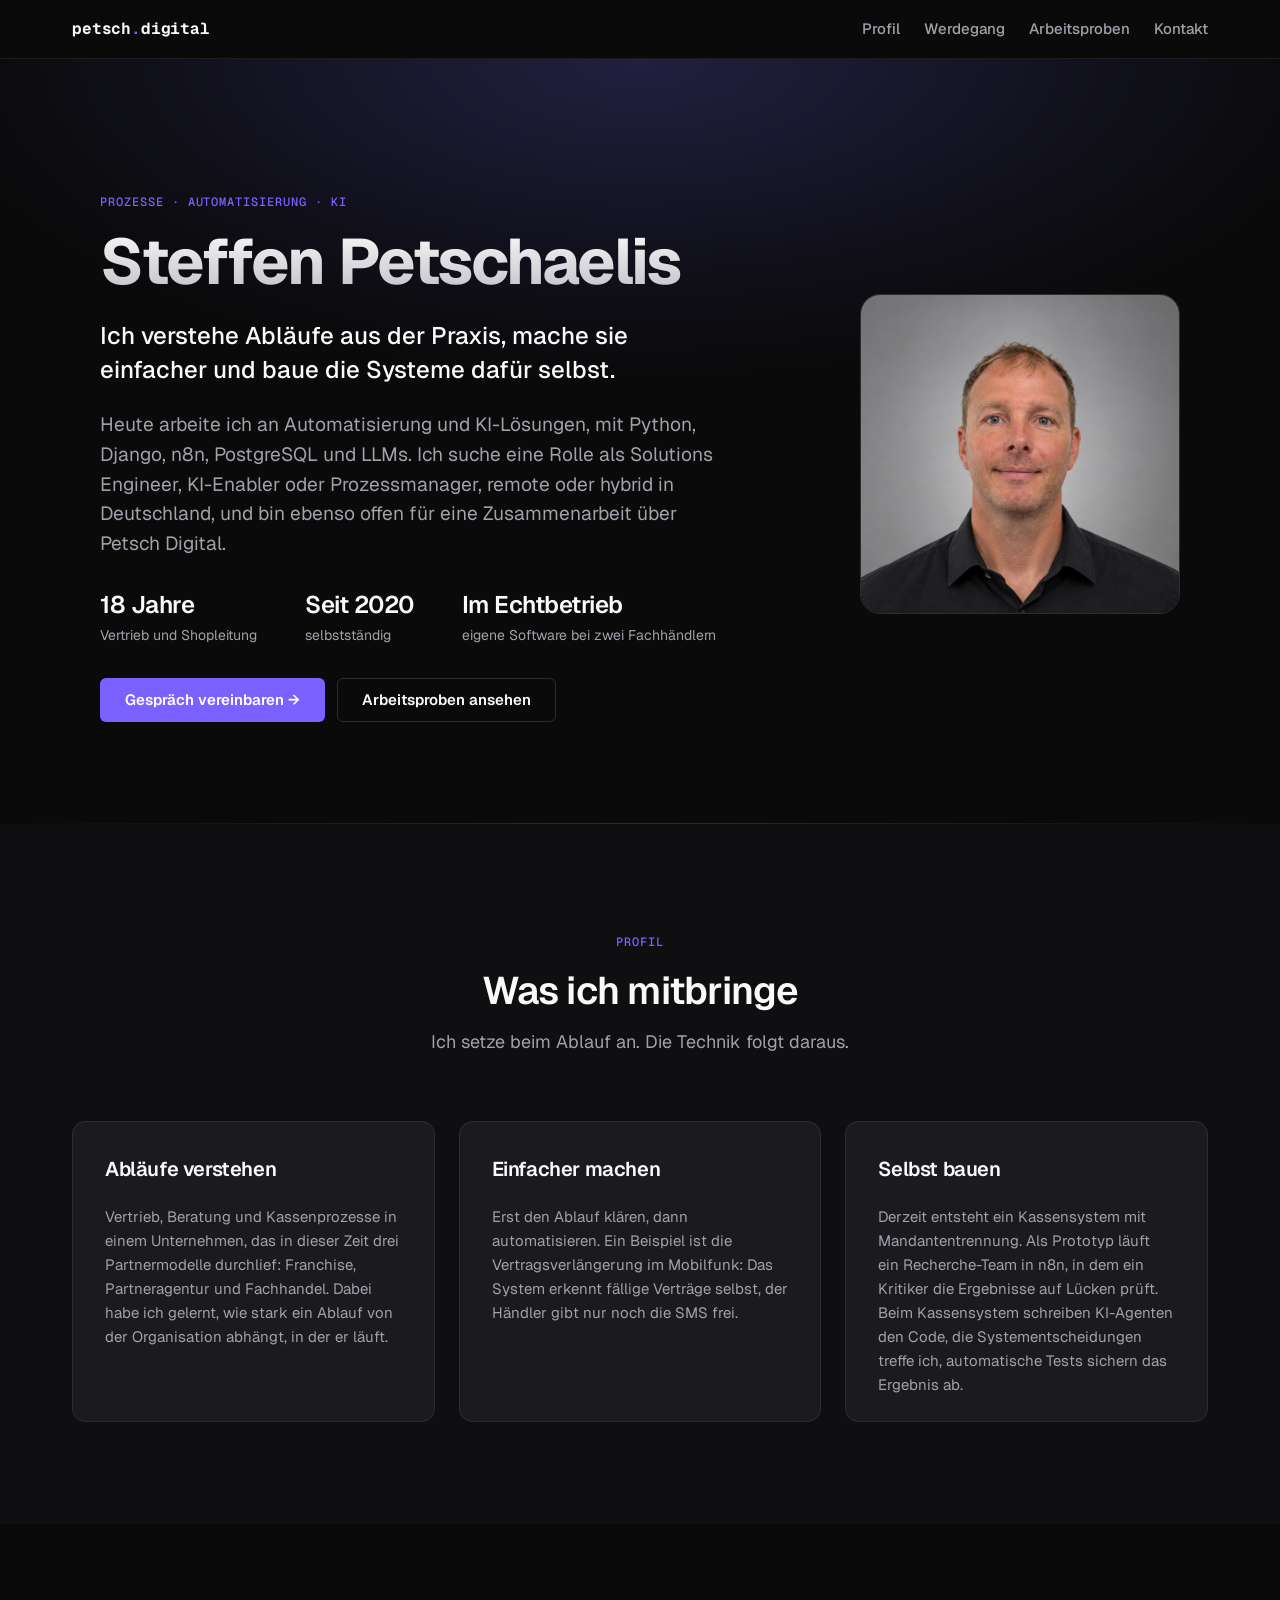
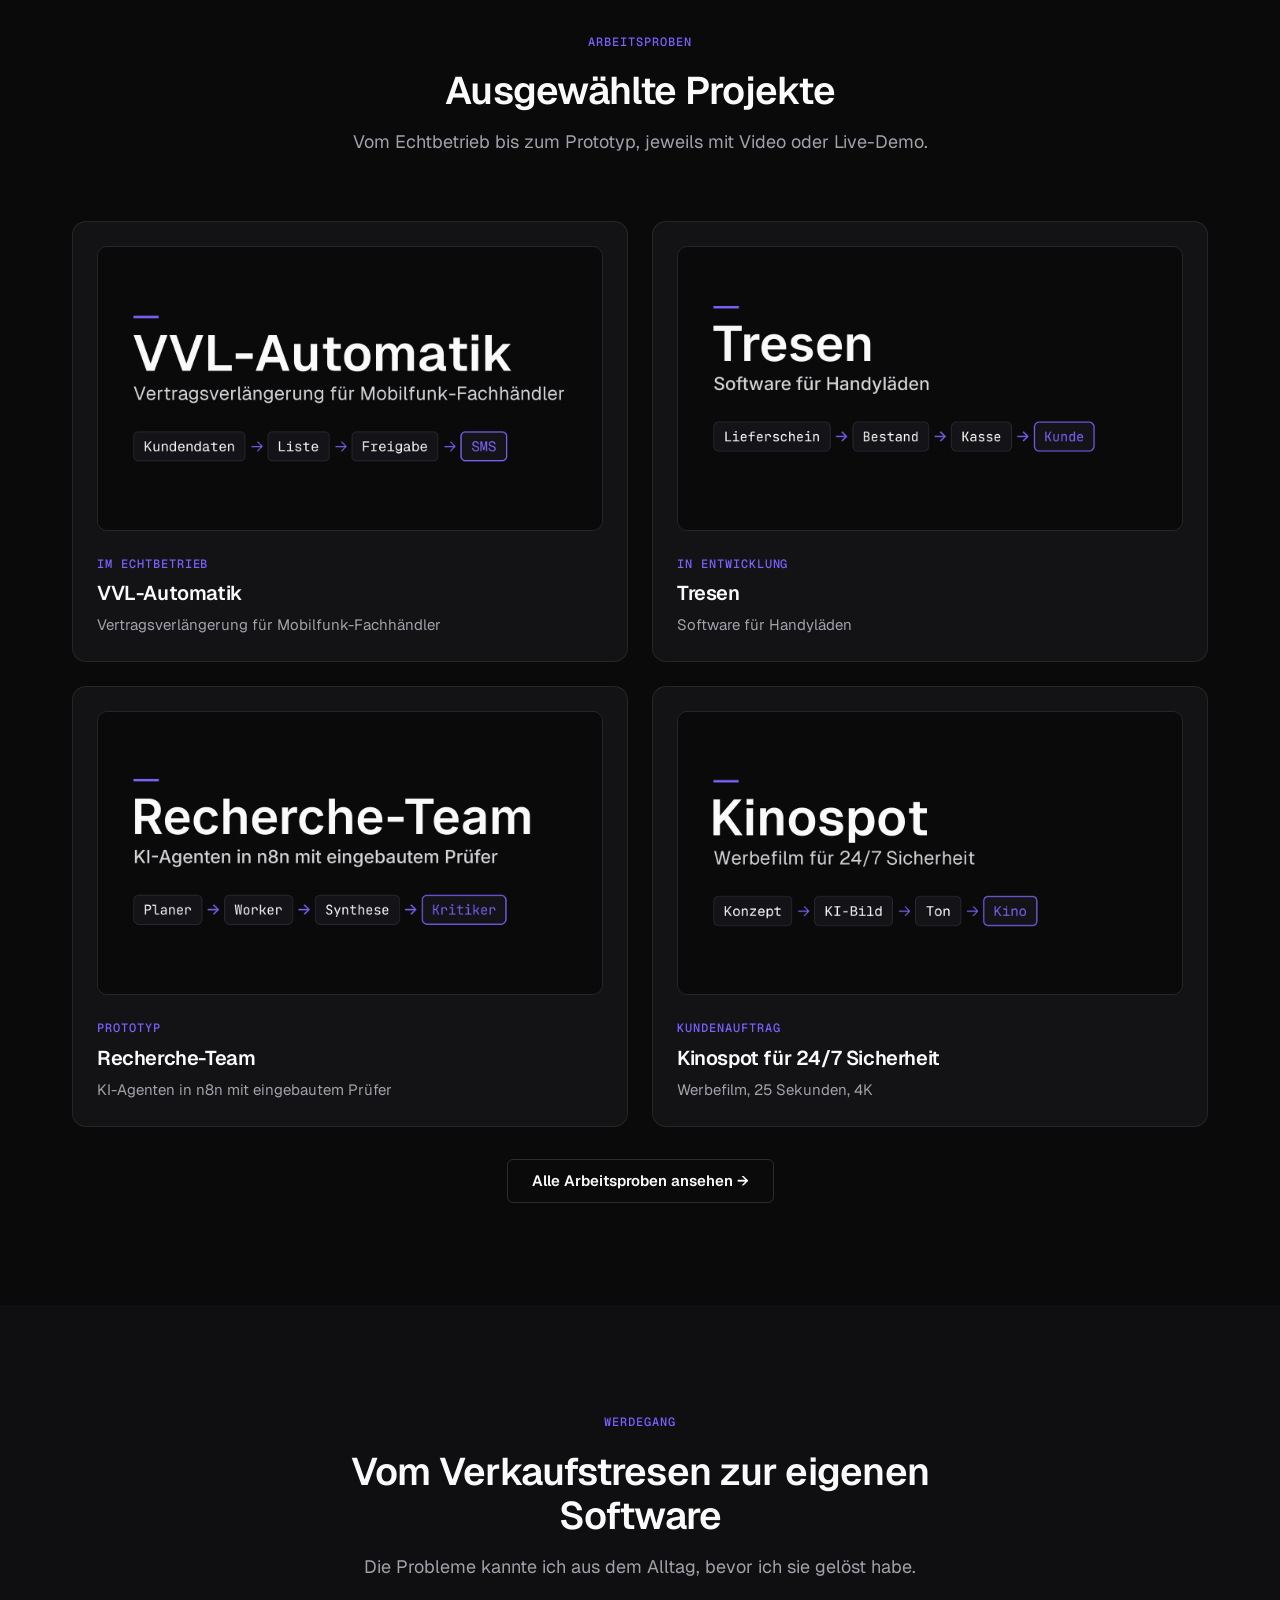
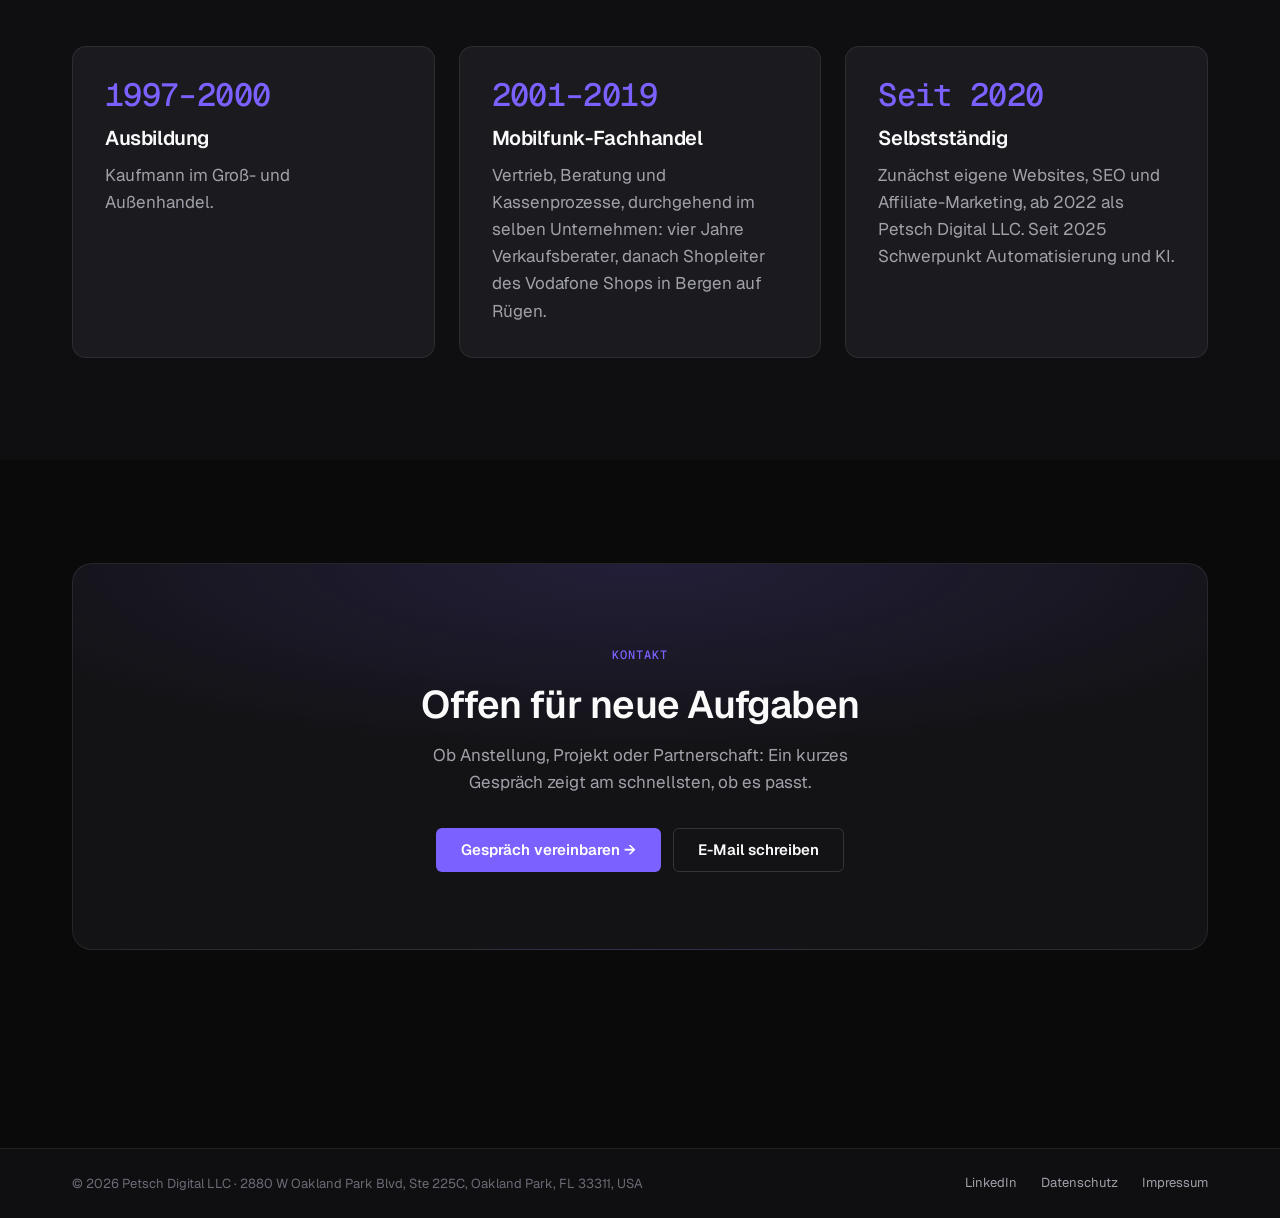
<file: index.html>
<!DOCTYPE html>
<html lang="de">
<head>
  <meta charset="UTF-8">
  <meta name="viewport" content="width=device-width, initial-scale=1">
  <!-- Favicon -->
  <link rel="icon" type="image/svg+xml" href="/favicon.svg">
  <link rel="icon" type="image/png" sizes="32x32" href="/assets/favicon/favicon-32.png">
  <link rel="icon" type="image/png" sizes="16x16" href="/assets/favicon/favicon-16.png">
  <link rel="apple-touch-icon" sizes="180x180" href="/apple-touch-icon.png">
  <link rel="manifest" href="/site.webmanifest">
  <meta name="theme-color" content="#0A0A0B">

  <title>Steffen Petschaelis | Petsch Digital</title>
  <meta name="description" content="18 Jahre Vertrieb und Shopleitung, seit 2020 selbstständig. Ich verstehe Abläufe, mache sie einfacher und baue die Systeme dafür selbst.">

  <meta property="og:title" content="Steffen Petschaelis | Petsch Digital">
  <meta property="og:description" content="18 Jahre Vertrieb und Shopleitung, seit 2020 selbstständig. Ich verstehe Abläufe, mache sie einfacher und baue die Systeme dafür selbst.">
  <meta property="og:type" content="website">
  <meta property="og:url" content="https://petsch-digital.com/">
  <meta property="og:image" content="https://petsch-digital.com/og-image.png">
  <meta property="og:image:width" content="1200">
  <meta property="og:image:height" content="630">
  <meta property="og:image:alt" content="Steffen Petschaelis: Prozesse, Automatisierung und KI">
  <meta property="og:site_name" content="Petsch Digital">
  <meta property="og:locale" content="de_DE">

  <meta name="twitter:card" content="summary_large_image">
  <meta name="twitter:title" content="Steffen Petschaelis | Petsch Digital">
  <meta name="twitter:description" content="18 Jahre Vertrieb und Shopleitung, seit 2020 selbstständig. Ich verstehe Abläufe, mache sie einfacher und baue die Systeme dafür selbst.">
  <meta name="twitter:image" content="https://petsch-digital.com/og-image.png">

  <link rel="canonical" href="https://petsch-digital.com/">

  <link rel="preload" href="/assets/Fonts/Geist/Geist-Regular.ttf" as="font" type="font/ttf" crossorigin>

  <link rel="stylesheet" href="/assets/css/style.css">

  <!-- Seitenspezifische Styles der Startseite -->
  <style>
    .muster-card__desc { margin-bottom: var(--space-6); }
    .muster-card__desc:last-child { margin-bottom: 0; }

    /* Kopf mit Porträt: schmal Porträt über dem Text, breit Text links, Porträt rechts */
    .hero__inner--person {
      display: grid;
      gap: var(--space-8);
    }
    .hero__text { min-width: 0; }
    .hero__claim {
      font-size: clamp(1.25rem, 2vw, 1.5rem);
      font-weight: 500;
      line-height: 1.4;
      color: var(--text-primary);
      max-width: 640px;
      margin-inline: auto;
      margin-bottom: var(--space-6);
    }
    .hero__facts {
      display: flex;
      flex-wrap: wrap;
      justify-content: center;
      gap: var(--space-6) var(--space-12);
      margin-top: var(--space-8);
    }
    .hero__facts li {
      display: flex;
      flex-direction: column;
      gap: var(--space-1);
    }
    .hero__facts strong {
      font-size: 1.5rem;
      line-height: 1.2;
      letter-spacing: var(--letter-spacing-tight);
    }
    .hero__facts span {
      font-size: 0.875rem;
      color: var(--text-secondary);
    }
    .hero .hero__facts + .cta-row { margin-top: var(--space-8); }
    .hero__portrait {
      order: -1;
      width: 160px;
      aspect-ratio: 1;
      height: auto;
      object-fit: cover;
      object-position: 50% 20%;
      border-radius: var(--radius-xl);
      border: 1px solid var(--border-strong);
      margin-inline: auto;
    }
    @media (min-width: 900px) {
      .hero__inner--person {
        max-width: 1080px;
        grid-template-columns: minmax(0, 1fr) auto;
        align-items: center;
        gap: var(--space-16);
        text-align: left;
      }
      .hero__inner--person .hero__claim,
      .hero__inner--person .lead { margin-inline: 0; }
      .hero__inner--person .hero__facts,
      .hero__inner--person .cta-row { justify-content: flex-start; }
      .hero__portrait {
        order: 0;
        width: clamp(240px, 26vw, 320px);
        margin-inline: 0;
      }
    }

    /* Profil: drei Karten nebeneinander statt 2 + 1 */
    @media (min-width: 720px) {
      #profil .muster-grid { grid-template-columns: 1fr; }
    }
    @media (min-width: 900px) {
      #profil .muster-grid { grid-template-columns: repeat(3, 1fr); }
    }

    /* Arbeitsproben: vier Kacheln, schmal eine Spalte, ab 720 px zwei */
    .ap-tiles {
      display: grid;
      grid-template-columns: 1fr;
      gap: var(--space-6);
    }
    @media (min-width: 720px) {
      .ap-tiles { grid-template-columns: repeat(2, minmax(0, 1fr)); }
    }
    .ap-tile {
      display: flex;
      flex-direction: column;
      min-width: 0;
      padding: var(--space-6);
      color: var(--text-primary);
    }
    .ap-tile:hover { color: var(--text-primary); }
    .ap-tile:focus-visible { border-radius: var(--radius-lg); }
    .ap-tile__media {
      display: block;
      aspect-ratio: 16 / 9;
      border: 1px solid var(--border);
      border-radius: var(--radius);
      overflow: hidden;
      margin-bottom: var(--space-6);
      transition: border-color var(--transition);
    }
    .ap-tile:hover .ap-tile__media { border-color: var(--border-strong); }
    .ap-tile__media img {
      display: block;
      width: 100%;
      max-width: 100%;
      height: 100%;
      object-fit: cover;
    }
    .ap-tile .eyebrow { margin-bottom: var(--space-2); }
    .ap-tile__title { margin-bottom: var(--space-2); }
    .ap-tile__sub {
      font-size: 0.9375rem;
      line-height: 1.6;
      color: var(--text-secondary);
    }

    /* Werdegang: Zeitraum statt Nummer */
    .ablauf-number--year {
      font-size: clamp(1.5rem, 2.5vw, 2rem);
      letter-spacing: var(--letter-spacing-tight);
      white-space: nowrap;
    }

    /* Kontakt: Buttons zentriert */
    .cta-block .cta-row { justify-content: center; }
  </style>

  <script type="application/ld+json">
  {
    "@context": "https://schema.org",
    "@graph": [
      {
        "@type": "Person",
        "@id": "https://petsch-digital.com/#person",
        "name": "Steffen Petschaelis",
        "url": "https://petsch-digital.com/",
        "image": "https://petsch-digital.com/assets/img/portrait.jpg",
        "jobTitle": "Gründer von Petsch Digital",
        "worksFor": { "@id": "https://petsch-digital.com/#organization" },
        "knowsAbout": ["Prozessanalyse", "Prozessautomatisierung", "KI-Automatisierung", "Vertrieb", "Einzelhandel", "Mobilfunk-Fachhandel", "Python", "Django", "n8n", "PostgreSQL"],
        "sameAs": ["https://www.linkedin.com/in/petsch-digital/"]
      },
      {
        "@type": "Organization",
        "@id": "https://petsch-digital.com/#organization",
        "name": "Petsch Digital LLC",
        "url": "https://petsch-digital.com/",
        "logo": "https://petsch-digital.com/apple-touch-icon.png",
        "description": "Automatisierung und KI-Lösungen von Steffen Petschaelis.",
        "founder": { "@id": "https://petsch-digital.com/#person" },
        "email": "kontakt@petsch-digital.com",
        "address": {
          "@type": "PostalAddress",
          "streetAddress": "2880 W Oakland Park Blvd, Ste 225C",
          "addressLocality": "Oakland Park",
          "addressRegion": "FL",
          "postalCode": "33311",
          "addressCountry": "US"
        }
      }
    ]
  }
  </script>
</head>
<body>
  <a class="skip-link" href="#main">Zum Inhalt springen</a>

  <header class="site-header">
    <div class="container-wide site-header__inner">
      <a href="/" class="site-header__logo">petsch<span class="wordmark-dot">.</span>digital</a>
      <nav class="site-nav" aria-label="Hauptnavigation">
        <a href="#profil">Profil</a>
        <a href="#werdegang">Werdegang</a>
        <a href="/arbeitsproben">Arbeitsproben</a>
        <a href="#kontakt">Kontakt</a>
      </nav>
    </div>
  </header>

  <main id="main">
    <!-- Kopf -->
    <section class="hero">
      <div class="container-wide">
        <div class="hero__inner hero__inner--person">
          <div class="hero__text">
            <span class="eyebrow">Prozesse · Automatisierung · KI</span>
            <h1>Steffen Petschaelis</h1>
            <p class="hero__claim">Ich verstehe Abläufe aus der Praxis, mache sie einfacher und baue die Systeme dafür selbst.</p>
            <p class="lead">Heute arbeite ich an Automatisierung und KI-Lösungen, mit Python, Django, n8n, PostgreSQL und LLMs. Ich suche eine Rolle als Solutions Engineer, KI-Enabler oder Prozessmanager, remote oder hybrid in Deutschland, und bin ebenso offen für eine Zusammenarbeit über Petsch Digital.</p>
            <ul class="hero__facts">
              <li><strong>18 Jahre</strong><span>Vertrieb und Shopleitung</span></li>
              <li><strong>Seit 2020</strong><span>selbstständig</span></li>
              <li><strong>Im Echtbetrieb</strong><span>eigene Software bei zwei Fachhändlern</span></li>
            </ul>
            <div class="cta-row">
              <a class="btn" href="https://calendly.com/steffenpetsch/erstgesprach" target="_blank" rel="noopener">Gespräch vereinbaren &rarr;</a>
              <a class="btn btn--secondary" href="/arbeitsproben">Arbeitsproben ansehen</a>
            </div>
          </div>
          <img class="hero__portrait" src="/assets/img/portrait.jpg" alt="Steffen Petschaelis" width="720" height="960">
        </div>
      </div>
    </section>

    <!-- Profil -->
    <section class="section section--surface" id="profil">
      <div class="container-wide">
        <div class="section__head section__head--center">
          <span class="eyebrow">Profil</span>
          <h2>Was ich mitbringe</h2>
          <p class="section__lead">Ich setze beim Ablauf an. Die Technik folgt daraus.</p>
        </div>

        <div class="muster-grid">
          <article class="card muster-card">
            <h3 class="muster-card__title">Abläufe verstehen</h3>
            <p class="muster-card__desc">Vertrieb, Beratung und Kassenprozesse in einem Unternehmen, das in dieser Zeit drei Partnermodelle durchlief: Franchise, Partneragentur und Fachhandel. Dabei habe ich gelernt, wie stark ein Ablauf von der Organisation abhängt, in der er läuft.</p>
          </article>

          <article class="card muster-card">
            <h3 class="muster-card__title">Einfacher machen</h3>
            <p class="muster-card__desc">Erst den Ablauf klären, dann automatisieren. Ein Beispiel ist die Vertragsverlängerung im Mobilfunk: Das System erkennt fällige Verträge selbst, der Händler gibt nur noch die SMS frei.</p>
          </article>

          <article class="card muster-card">
            <h3 class="muster-card__title">Selbst bauen</h3>
            <p class="muster-card__desc">Derzeit entsteht ein Kassensystem mit Mandantentrennung. Als Prototyp läuft ein Recherche-Team in n8n, in dem ein Kritiker die Ergebnisse auf Lücken prüft. Beim Kassensystem schreiben KI-Agenten den Code, die Systementscheidungen treffe ich, automatische Tests sichern das Ergebnis ab.</p>
          </article>
        </div>
      </div>
    </section>

    <!-- Arbeitsproben -->
    <section class="section" id="arbeitsproben">
      <div class="container-wide">
        <div class="section__head section__head--center">
          <span class="eyebrow">Arbeitsproben</span>
          <h2>Ausgewählte Projekte</h2>
          <p class="section__lead">Vom Echtbetrieb bis zum Prototyp, jeweils mit Video oder Live-Demo.</p>
        </div>

        <div class="ap-tiles">
          <a class="card ap-tile" href="/arbeitsproben#vvl">
            <span class="ap-tile__media"><img src="/assets/img/arbeitsprobe-vvl.png" alt="" width="1280" height="720" loading="lazy"></span>
            <span class="eyebrow">Im Echtbetrieb</span>
            <h3 class="ap-tile__title">VVL-Automatik</h3>
            <span class="ap-tile__sub">Vertragsverlängerung für Mobilfunk-Fachhändler</span>
          </a>

          <a class="card ap-tile" href="/arbeitsproben#tresen">
            <span class="ap-tile__media"><img src="/assets/img/arbeitsprobe-tresen.png" alt="" width="1280" height="720" loading="lazy"></span>
            <span class="eyebrow">In Entwicklung</span>
            <h3 class="ap-tile__title">Tresen</h3>
            <span class="ap-tile__sub">Software für Handyläden</span>
          </a>

          <a class="card ap-tile" href="/arbeitsproben#recherche-team">
            <span class="ap-tile__media"><img src="/assets/img/arbeitsprobe-recherche-team.png" alt="" width="1280" height="720" loading="lazy"></span>
            <span class="eyebrow">Prototyp</span>
            <h3 class="ap-tile__title">Recherche-Team</h3>
            <span class="ap-tile__sub">KI-Agenten in n8n mit eingebautem Prüfer</span>
          </a>

          <a class="card ap-tile" href="/arbeitsproben#kinospot">
            <span class="ap-tile__media"><img src="/assets/img/arbeitsprobe-kinospot.png" alt="" width="1280" height="720" loading="lazy"></span>
            <span class="eyebrow">Kundenauftrag</span>
            <h3 class="ap-tile__title">Kinospot für 24/7 Sicherheit</h3>
            <span class="ap-tile__sub">Werbefilm, 25 Sekunden, 4K</span>
          </a>
        </div>

        <div class="cta-row" style="justify-content: center; margin-top: var(--space-8);">
          <a class="btn btn--secondary" href="/arbeitsproben">Alle Arbeitsproben ansehen &rarr;</a>
        </div>
      </div>
    </section>

    <!-- Werdegang -->
    <section class="section section--surface" id="werdegang">
      <div class="container-wide">
        <div class="section__head section__head--center">
          <span class="eyebrow">Werdegang</span>
          <h2>Vom Verkaufstresen zur eigenen Software</h2>
          <p class="section__lead">Die Probleme kannte ich aus dem Alltag, bevor ich sie gelöst habe.</p>
        </div>

        <div class="ablauf-grid">
          <div class="ablauf-card">
            <div class="ablauf-number ablauf-number--year">1997–2000</div>
            <h3 class="ablauf-title">Ausbildung</h3>
            <p class="ablauf-body">Kaufmann im Groß- und Außenhandel.</p>
          </div>
          <div class="ablauf-card">
            <div class="ablauf-number ablauf-number--year">2001–2019</div>
            <h3 class="ablauf-title">Mobilfunk-Fachhandel</h3>
            <p class="ablauf-body">Vertrieb, Beratung und Kassenprozesse, durchgehend im selben Unternehmen: vier Jahre Verkaufsberater, danach Shopleiter des Vodafone Shops in Bergen auf Rügen.</p>
          </div>
          <div class="ablauf-card">
            <div class="ablauf-number ablauf-number--year">Seit 2020</div>
            <h3 class="ablauf-title">Selbstständig</h3>
            <p class="ablauf-body">Zunächst eigene Websites, SEO und Affiliate-Marketing, ab 2022 als Petsch Digital LLC. Seit 2025 Schwerpunkt Automatisierung und KI.</p>
          </div>
        </div>
      </div>
    </section>

    <!-- Kontakt -->
    <section class="section" id="kontakt">
      <div class="container-wide">
        <div class="cta-block">
          <span class="eyebrow">Kontakt</span>
          <h2>Offen für neue Aufgaben</h2>
          <p>Ob Anstellung, Projekt oder Partnerschaft: Ein kurzes Gespräch zeigt am schnellsten, ob es passt.</p>
          <div class="cta-row">
            <a class="btn" href="https://calendly.com/steffenpetsch/erstgesprach" target="_blank" rel="noopener">Gespräch vereinbaren &rarr;</a>
            <a class="btn btn--secondary" href="mailto:steffen@petsch-digital.com">E-Mail schreiben</a>
          </div>
        </div>
      </div>
    </section>
  </main>

  <footer class="site-footer">
    <div class="container-wide site-footer__bar">
      <p class="site-footer__legal">© 2026 Petsch Digital LLC · 2880 W Oakland Park Blvd, Ste 225C, Oakland Park, FL 33311, USA</p>
      <ul class="site-footer__links">
        <li><a href="https://www.linkedin.com/in/petsch-digital/" target="_blank" rel="noopener">LinkedIn</a></li>
        <li><a href="/datenschutz">Datenschutz</a></li>
        <li><a href="/impressum">Impressum</a></li>
      </ul>
    </div>
  </footer>
</body>
</html>
</file>
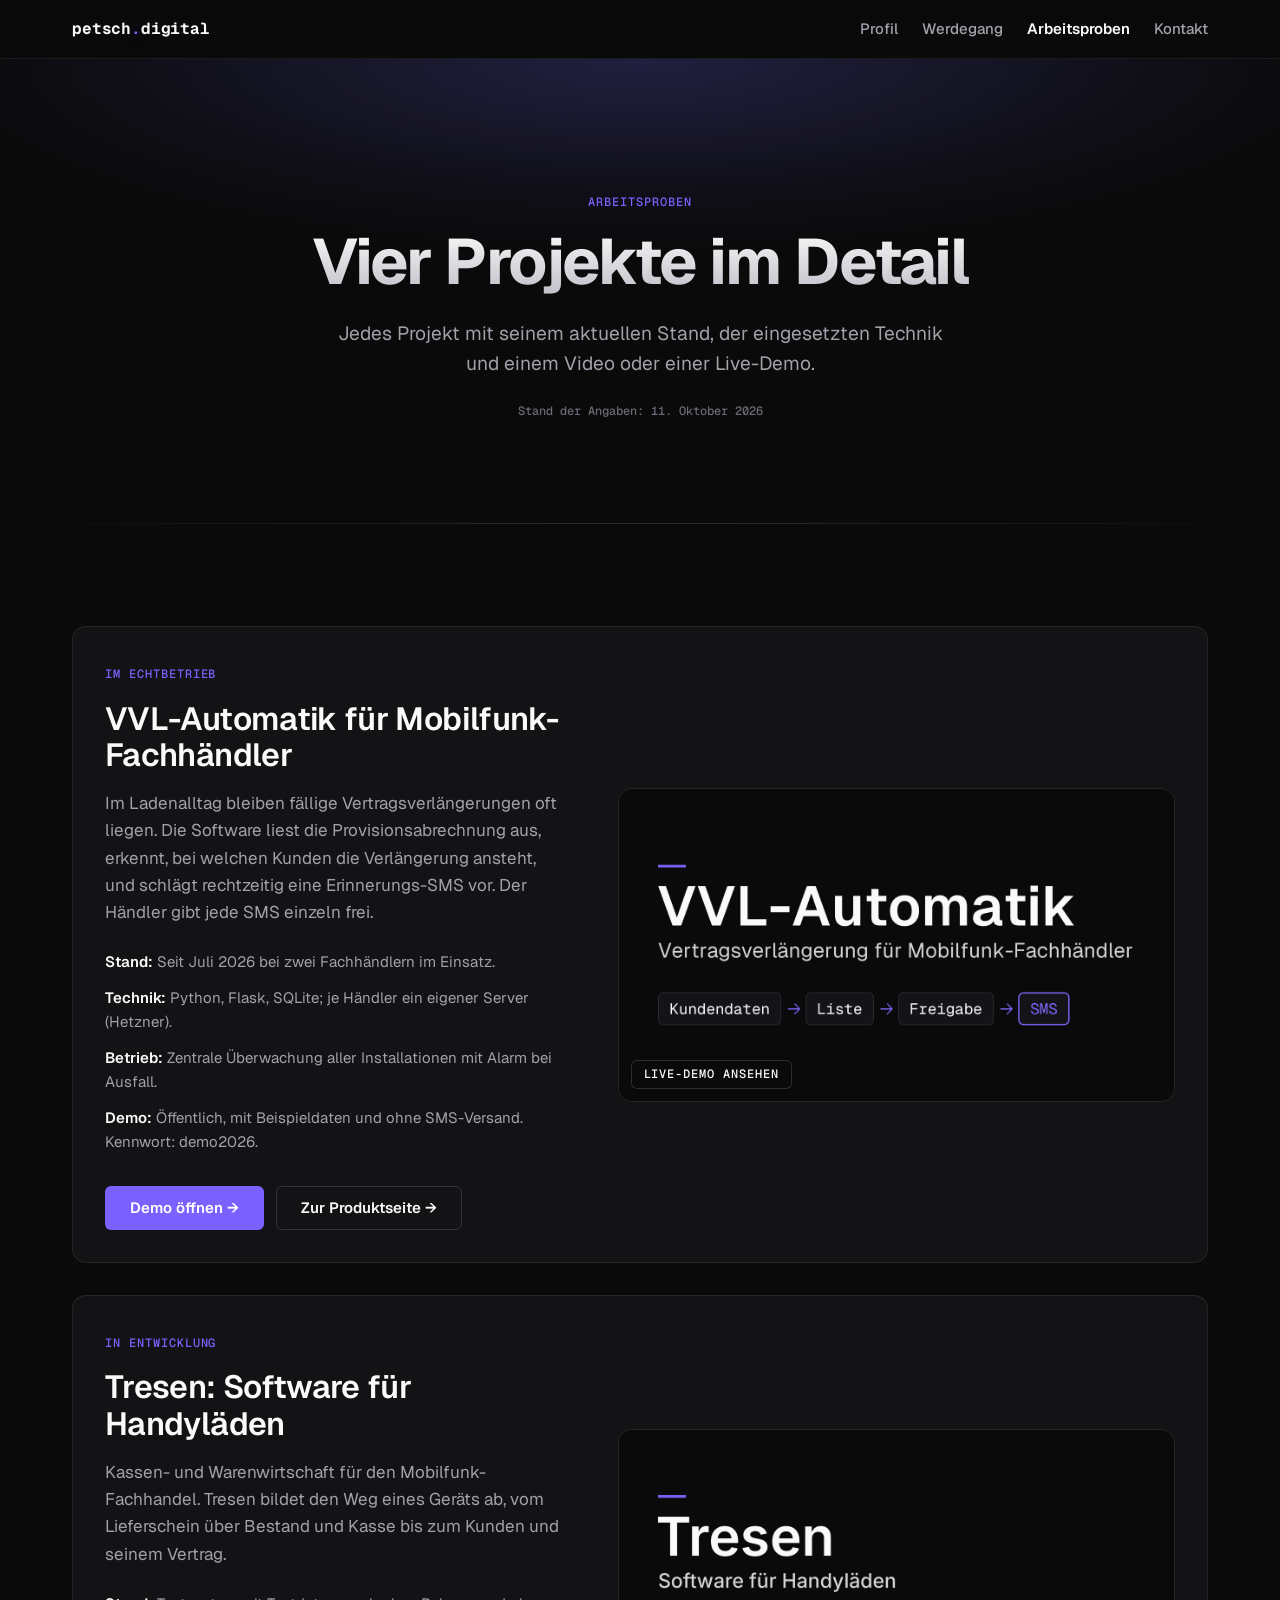
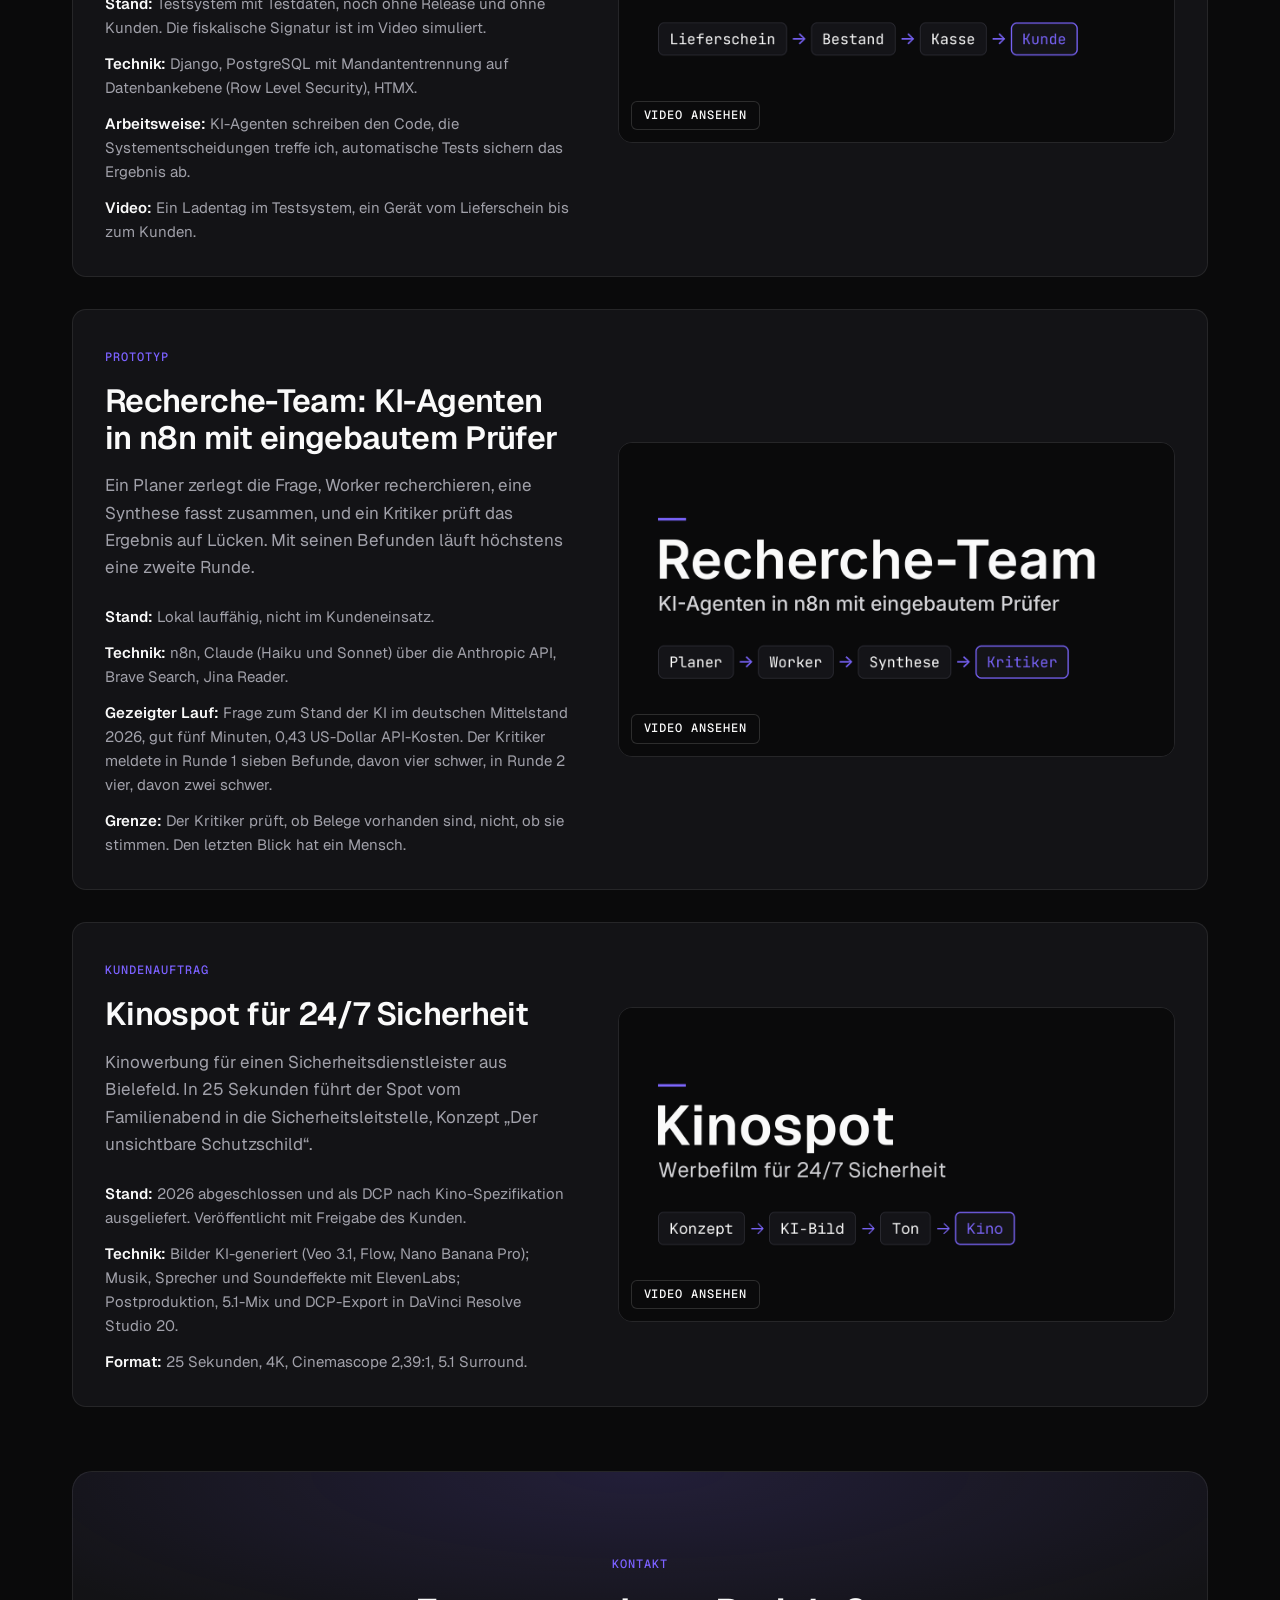
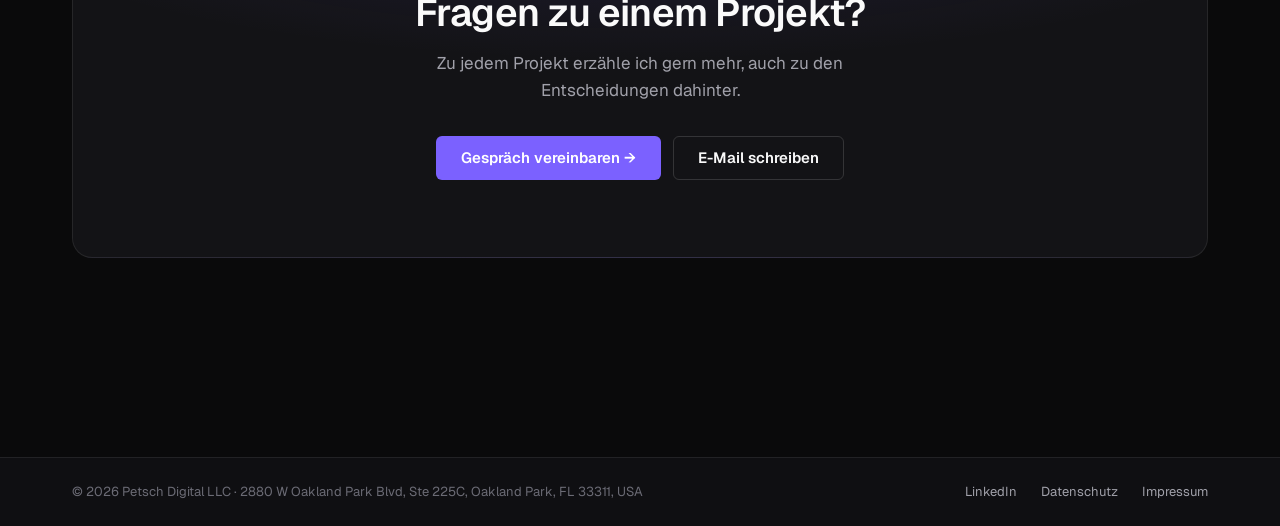
<file: arbeitsproben.html>
<!DOCTYPE html>
<html lang="de">
<head>
  <meta charset="UTF-8">
  <meta name="viewport" content="width=device-width, initial-scale=1">
  <!-- Favicon -->
  <link rel="icon" type="image/svg+xml" href="/favicon.svg">
  <link rel="icon" type="image/png" sizes="32x32" href="/assets/favicon/favicon-32.png">
  <link rel="icon" type="image/png" sizes="16x16" href="/assets/favicon/favicon-16.png">
  <link rel="apple-touch-icon" sizes="180x180" href="/apple-touch-icon.png">
  <link rel="manifest" href="/site.webmanifest">
  <meta name="theme-color" content="#0A0A0B">

  <title>Arbeitsproben | Steffen Petschaelis</title>
  <meta name="description" content="Vier Projekte von Steffen Petschaelis: VVL-Automatik im Echtbetrieb, das Kassensystem Tresen in Entwicklung, ein Recherche-Team aus KI-Agenten und ein Kinospot.">

  <meta property="og:title" content="Arbeitsproben | Steffen Petschaelis">
  <meta property="og:description" content="Vier Projekte von Steffen Petschaelis: VVL-Automatik im Echtbetrieb, das Kassensystem Tresen in Entwicklung, ein Recherche-Team aus KI-Agenten und ein Kinospot.">
  <meta property="og:type" content="website">
  <meta property="og:url" content="https://petsch-digital.com/arbeitsproben">
  <meta property="og:image" content="https://petsch-digital.com/og-image.png">
  <meta property="og:image:width" content="1200">
  <meta property="og:image:height" content="630">
  <meta property="og:image:alt" content="Steffen Petschaelis: Prozesse, Automatisierung und KI">
  <meta property="og:site_name" content="Petsch Digital">
  <meta property="og:locale" content="de_DE">

  <meta name="twitter:card" content="summary_large_image">
  <meta name="twitter:title" content="Arbeitsproben | Steffen Petschaelis">
  <meta name="twitter:description" content="Vier Projekte von Steffen Petschaelis: VVL-Automatik im Echtbetrieb, das Kassensystem Tresen in Entwicklung, ein Recherche-Team aus KI-Agenten und ein Kinospot.">
  <meta name="twitter:image" content="https://petsch-digital.com/og-image.png">

  <link rel="canonical" href="https://petsch-digital.com/arbeitsproben">

  <link rel="preload" href="/assets/Fonts/Geist/Geist-Regular.ttf" as="font" type="font/ttf" crossorigin>

  <link rel="stylesheet" href="/assets/css/style.css">

  <!-- Seitenspezifische Styles der Arbeitsproben -->
  <style>
    .ap-stand {
      margin-top: var(--space-6);
      font-family: var(--font-mono);
      font-size: 0.75rem;
      color: var(--text-muted);
    }

    /* Karten untereinander */
    .ap-list {
      display: grid;
      gap: var(--space-8);
    }

    /* Karte: schmal Text über Medienfläche, breit Text links, Medienfläche rechts */
    .ap-card {
      display: grid;
      gap: var(--space-8);
      padding: var(--space-6);
    }
    .ap-card > * { min-width: 0; }
    .ap-card[id] { scroll-margin-top: 32px; }
    .ap-card h2 {
      font-size: clamp(1.5rem, 2.5vw, 2rem);
      margin-bottom: var(--space-4);
    }
    @media (min-width: 720px) {
      .ap-card { padding: var(--space-8); }
    }
    @media (min-width: 900px) {
      .ap-card {
        grid-template-columns: minmax(0, 5fr) minmax(0, 6fr);
        align-items: center;
        gap: var(--space-12);
      }
    }

    /* Faktenliste */
    .ap-facts {
      margin-top: var(--space-6);
      font-size: 0.9375rem;
      line-height: 1.6;
      color: var(--text-secondary);
    }
    .ap-facts li + li { margin-top: var(--space-3); }
    .ap-facts strong { color: var(--text-primary); }

    .ap-card .cta-row { margin-top: var(--space-8); }

    /* Vorschaubild mit Label */
    .ap-media {
      position: relative;
      display: block;
      border: 1px solid var(--border);
      border-radius: var(--radius-lg);
      overflow: hidden;
      transition: border-color var(--transition);
    }
    .ap-media:hover { border-color: var(--border-strong); }
    .ap-media img {
      width: 100%;
      max-width: 100%;
      height: auto;
    }
    .ap-media__label {
      position: absolute;
      left: var(--space-3);
      bottom: var(--space-3);
      padding: var(--space-1) var(--space-3);
      background: var(--bg);
      border: 1px solid var(--border-strong);
      border-radius: var(--radius-sm);
      color: var(--text-primary);
      font-family: var(--font-mono);
      font-size: 0.75rem;
      font-weight: 500;
      letter-spacing: 0.08em;
      text-transform: uppercase;
    }

    /* Abschluss */
    .ap-cta { margin-top: var(--space-16); }
    .cta-block .cta-row { justify-content: center; }
  </style>
</head>
<body>
  <a class="skip-link" href="#main">Zum Inhalt springen</a>

  <header class="site-header">
    <div class="container-wide site-header__inner">
      <a href="/" class="site-header__logo">petsch<span class="wordmark-dot">.</span>digital</a>
      <nav class="site-nav" aria-label="Hauptnavigation">
        <a href="/#profil">Profil</a>
        <a href="/#werdegang">Werdegang</a>
        <a href="/arbeitsproben" aria-current="page">Arbeitsproben</a>
        <a href="/#kontakt">Kontakt</a>
      </nav>
    </div>
  </header>

  <main id="main">
    <!-- Kopf -->
    <section class="hero">
      <div class="container-wide">
        <div class="hero__inner">
          <span class="eyebrow">Arbeitsproben</span>
          <h1>Vier Projekte im Detail</h1>
          <p class="lead">Jedes Projekt mit seinem aktuellen Stand, der eingesetzten Technik und einem Video oder einer Live-Demo.</p>
          <p class="ap-stand">Stand der Angaben: 11. Oktober 2026</p>
        </div>
      </div>
    </section>

    <section class="section">
      <div class="container-wide">
        <div class="ap-list">

          <!-- VVL-Automatik -->
          <article class="card ap-card" id="vvl">
            <div>
              <span class="eyebrow">Im Echtbetrieb</span>
              <h2>VVL-Automatik für Mobilfunk-Fachhändler</h2>
              <p>Im Ladenalltag bleiben fällige Vertragsverlängerungen oft liegen. Die Software liest die Provisionsabrechnung aus, erkennt, bei welchen Kunden die Verlängerung ansteht, und schlägt rechtzeitig eine Erinnerungs-SMS vor. Der Händler gibt jede SMS einzeln frei.</p>
              <ul class="ap-facts">
                <li><strong>Stand:</strong> Seit Juli 2026 bei zwei Fachhändlern im Einsatz.</li>
                <li><strong>Technik:</strong> Python, Flask, SQLite; je Händler ein eigener Server (Hetzner).</li>
                <li><strong>Betrieb:</strong> Zentrale Überwachung aller Installationen mit Alarm bei Ausfall.</li>
                <li><strong>Demo:</strong> Öffentlich, mit Beispieldaten und ohne SMS-Versand. Kennwort: demo2026.</li>
              </ul>
              <div class="cta-row">
                <a class="btn" href="https://demo.petsch-digital.com/login" target="_blank" rel="noopener">Demo öffnen &rarr;</a>
                <a class="btn btn--secondary" href="/vvl">Zur Produktseite &rarr;</a>
              </div>
            </div>
            <a class="ap-media" href="https://demo.petsch-digital.com/login" target="_blank" rel="noopener noreferrer">
              <img src="/assets/img/arbeitsprobe-vvl.png" width="1280" height="720" loading="lazy" alt="Vorschaubild: VVL-Automatik, Vertragsverlängerung für Mobilfunk-Fachhändler">
              <span class="ap-media__label">Live-Demo ansehen</span>
            </a>
          </article>

          <!-- Tresen -->
          <article class="card ap-card" id="tresen">
            <div>
              <span class="eyebrow">In Entwicklung</span>
              <h2>Tresen: Software für Handyläden</h2>
              <p>Kassen- und Warenwirtschaft für den Mobilfunk-Fachhandel. Tresen bildet den Weg eines Geräts ab, vom Lieferschein über Bestand und Kasse bis zum Kunden und seinem Vertrag.</p>
              <ul class="ap-facts">
                <li><strong>Stand:</strong> Testsystem mit Testdaten, noch ohne Release und ohne Kunden. Die fiskalische Signatur ist im Video simuliert.</li>
                <li><strong>Technik:</strong> Django, PostgreSQL mit Mandantentrennung auf Datenbankebene (Row Level Security), HTMX.</li>
                <li><strong>Arbeitsweise:</strong> KI-Agenten schreiben den Code, die Systementscheidungen treffe ich, automatische Tests sichern das Ergebnis ab.</li>
                <li><strong>Video:</strong> Ein Ladentag im Testsystem, ein Gerät vom Lieferschein bis zum Kunden.</li>
              </ul>
            </div>
            <a class="ap-media" href="https://youtu.be/O59-yfbZAoQ" target="_blank" rel="noopener noreferrer">
              <img src="/assets/img/arbeitsprobe-tresen.png" width="1280" height="720" loading="lazy" alt="Vorschaubild: Tresen, Software für Handyläden, vom Lieferschein über Bestand und Kasse zum Kunden">
              <span class="ap-media__label">Video ansehen</span>
            </a>
          </article>

          <!-- Recherche-Team -->
          <article class="card ap-card" id="recherche-team">
            <div>
              <span class="eyebrow">Prototyp</span>
              <h2>Recherche-Team: KI-Agenten in n8n mit eingebautem Prüfer</h2>
              <p>Ein Planer zerlegt die Frage, Worker recherchieren, eine Synthese fasst zusammen, und ein Kritiker prüft das Ergebnis auf Lücken. Mit seinen Befunden läuft höchstens eine zweite Runde.</p>
              <ul class="ap-facts">
                <li><strong>Stand:</strong> Lokal lauffähig, nicht im Kundeneinsatz.</li>
                <li><strong>Technik:</strong> n8n, Claude (Haiku und Sonnet) über die Anthropic API, Brave Search, Jina Reader.</li>
                <li><strong>Gezeigter Lauf:</strong> Frage zum Stand der KI im deutschen Mittelstand 2026, gut fünf Minuten, 0,43 US-Dollar API-Kosten. Der Kritiker meldete in Runde 1 sieben Befunde, davon vier schwer, in Runde 2 vier, davon zwei schwer.</li>
                <li><strong>Grenze:</strong> Der Kritiker prüft, ob Belege vorhanden sind, nicht, ob sie stimmen. Den letzten Blick hat ein Mensch.</li>
              </ul>
            </div>
            <a class="ap-media" href="https://youtu.be/HOsUCFizFaA" target="_blank" rel="noopener noreferrer">
              <img src="/assets/img/arbeitsprobe-recherche-team.png" width="1280" height="720" loading="lazy" alt="Vorschaubild: Recherche-Team, KI-Agenten in n8n mit eingebautem Prüfer">
              <span class="ap-media__label">Video ansehen</span>
            </a>
          </article>

          <!-- Kinospot -->
          <article class="card ap-card" id="kinospot">
            <div>
              <span class="eyebrow">Kundenauftrag</span>
              <h2>Kinospot für 24/7 Sicherheit</h2>
              <p>Kinowerbung für einen Sicherheitsdienstleister aus Bielefeld. In 25 Sekunden führt der Spot vom Familienabend in die Sicherheitsleitstelle, Konzept „Der unsichtbare Schutzschild“.</p>
              <ul class="ap-facts">
                <li><strong>Stand:</strong> 2026 abgeschlossen und als DCP nach Kino-Spezifikation ausgeliefert. Veröffentlicht mit Freigabe des Kunden.</li>
                <li><strong>Technik:</strong> Bilder KI-generiert (Veo 3.1, Flow, Nano Banana Pro); Musik, Sprecher und Soundeffekte mit ElevenLabs; Postproduktion, 5.1-Mix und DCP-Export in DaVinci Resolve Studio 20.</li>
                <li><strong>Format:</strong> 25 Sekunden, 4K, Cinemascope 2,39:1, 5.1 Surround.</li>
              </ul>
            </div>
            <a class="ap-media" href="https://youtu.be/dy25G9FR-k0" target="_blank" rel="noopener noreferrer">
              <img src="/assets/img/arbeitsprobe-kinospot.png" width="1280" height="720" loading="lazy" alt="Vorschaubild: Kinospot für 24/7 Sicherheit, Werbefilm">
              <span class="ap-media__label">Video ansehen</span>
            </a>
          </article>

        </div>

        <!-- Abschluss -->
        <div class="cta-block ap-cta">
          <span class="eyebrow">Kontakt</span>
          <h2>Fragen zu einem Projekt?</h2>
          <p>Zu jedem Projekt erzähle ich gern mehr, auch zu den Entscheidungen dahinter.</p>
          <div class="cta-row">
            <a class="btn" href="https://calendly.com/steffenpetsch/erstgesprach" target="_blank" rel="noopener">Gespräch vereinbaren &rarr;</a>
            <a class="btn btn--secondary" href="mailto:steffen@petsch-digital.com">E-Mail schreiben</a>
          </div>
        </div>
      </div>
    </section>
  </main>

  <footer class="site-footer">
    <div class="container-wide site-footer__bar">
      <p class="site-footer__legal">© 2026 Petsch Digital LLC · 2880 W Oakland Park Blvd, Ste 225C, Oakland Park, FL 33311, USA</p>
      <ul class="site-footer__links">
        <li><a href="https://www.linkedin.com/in/petsch-digital/" target="_blank" rel="noopener">LinkedIn</a></li>
        <li><a href="/datenschutz">Datenschutz</a></li>
        <li><a href="/impressum">Impressum</a></li>
      </ul>
    </div>
  </footer>
</body>
</html>
</file>
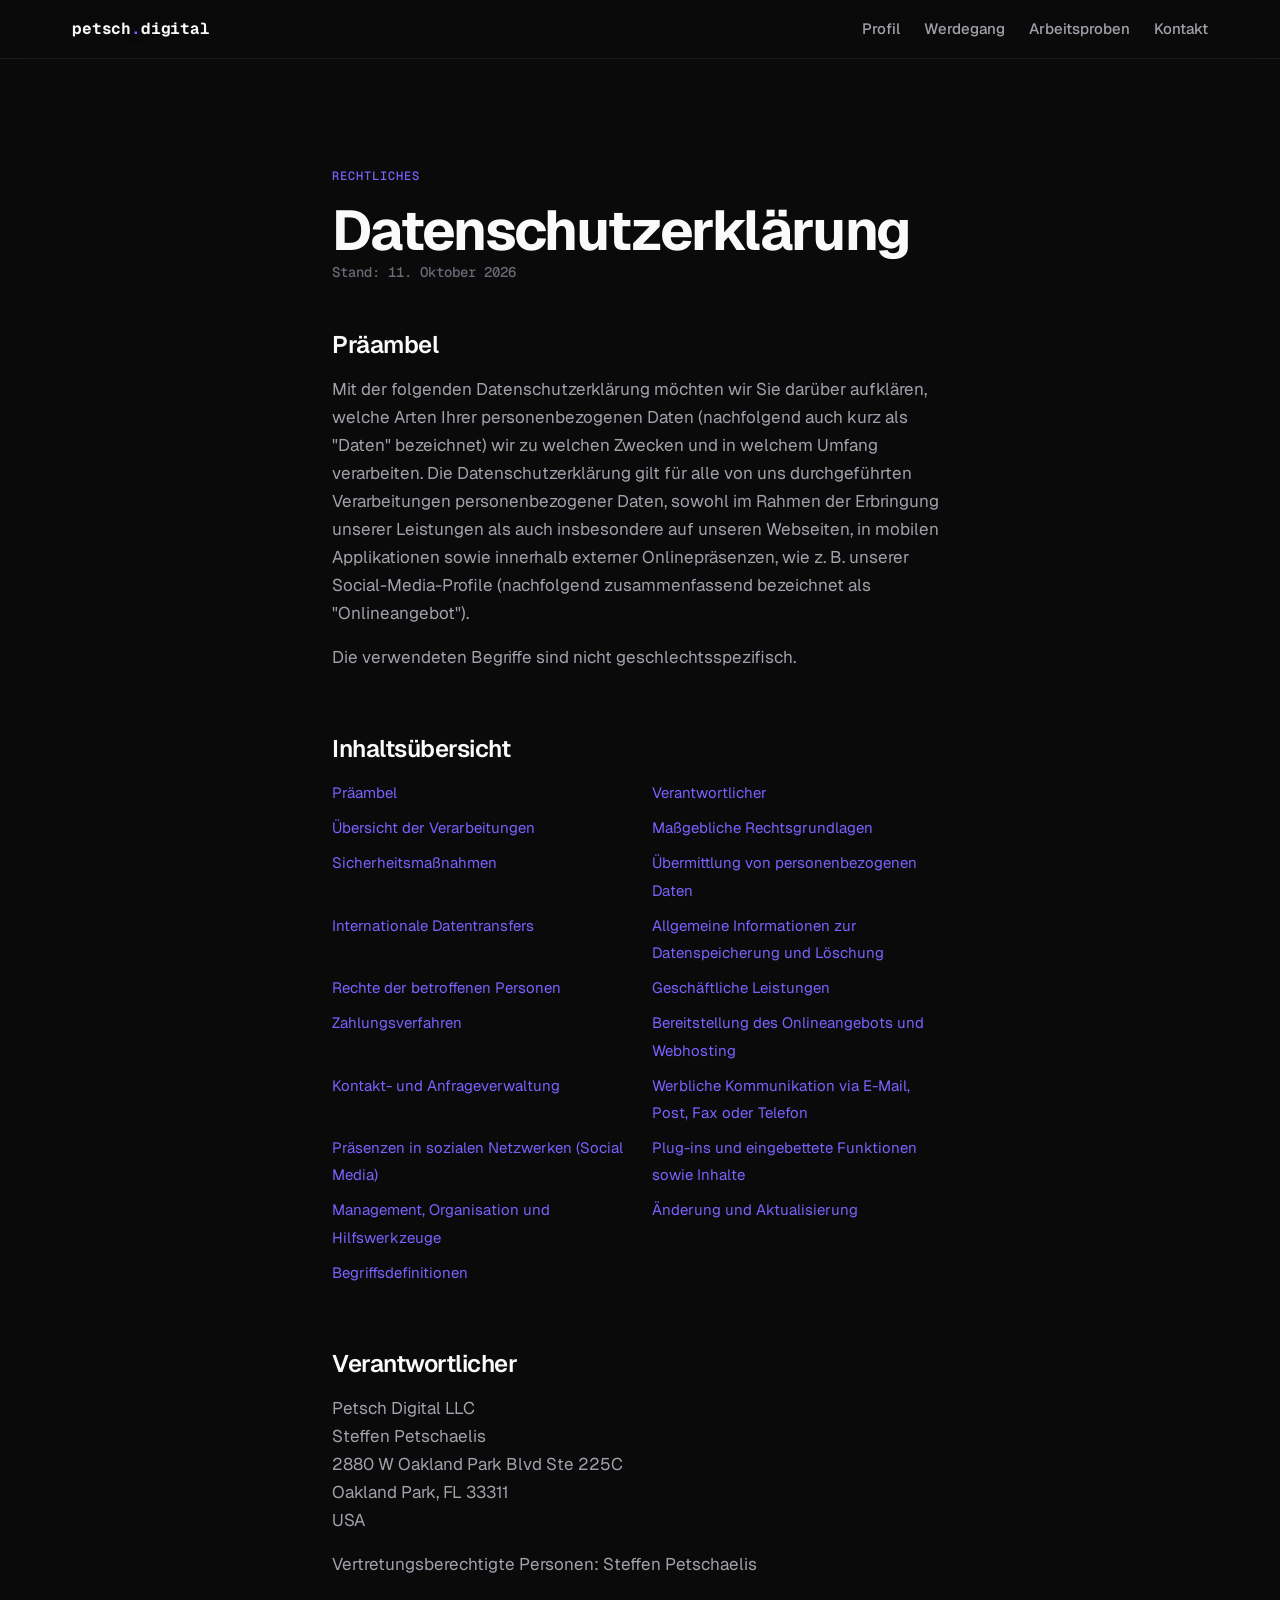
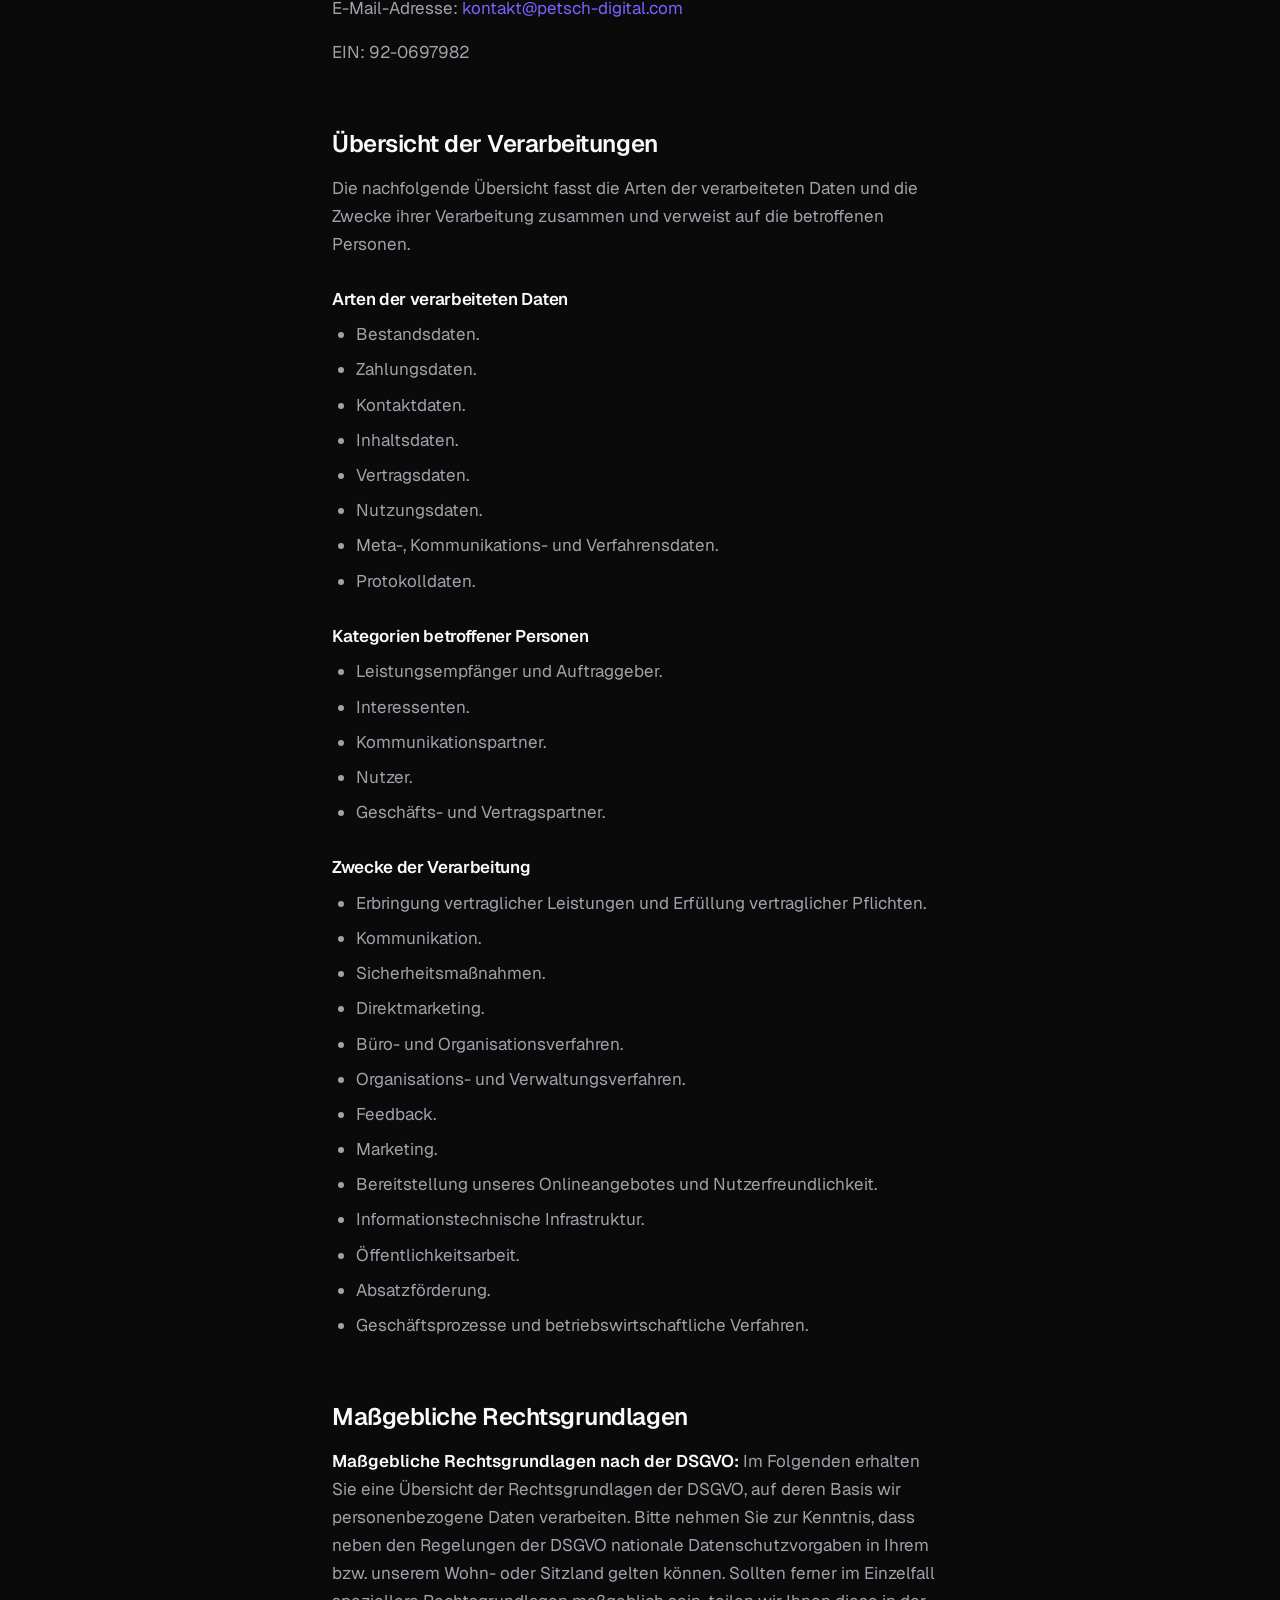
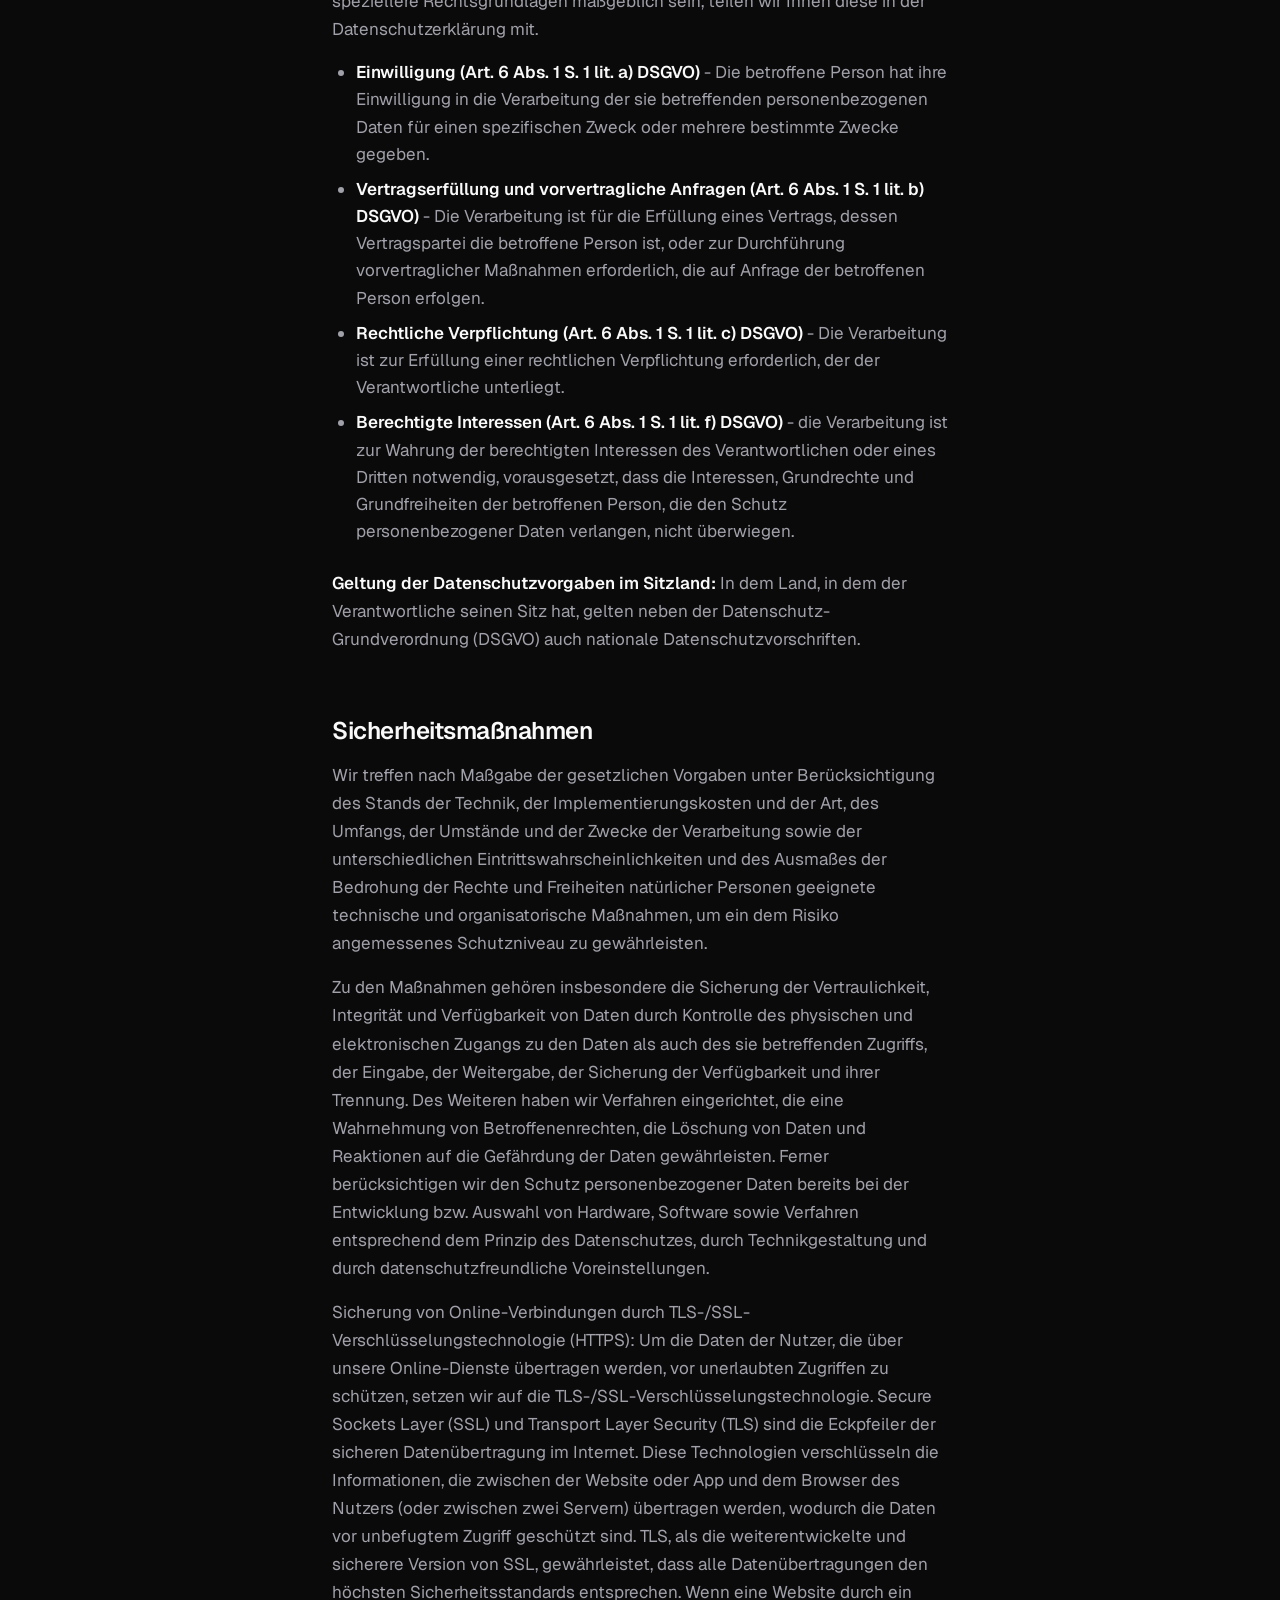
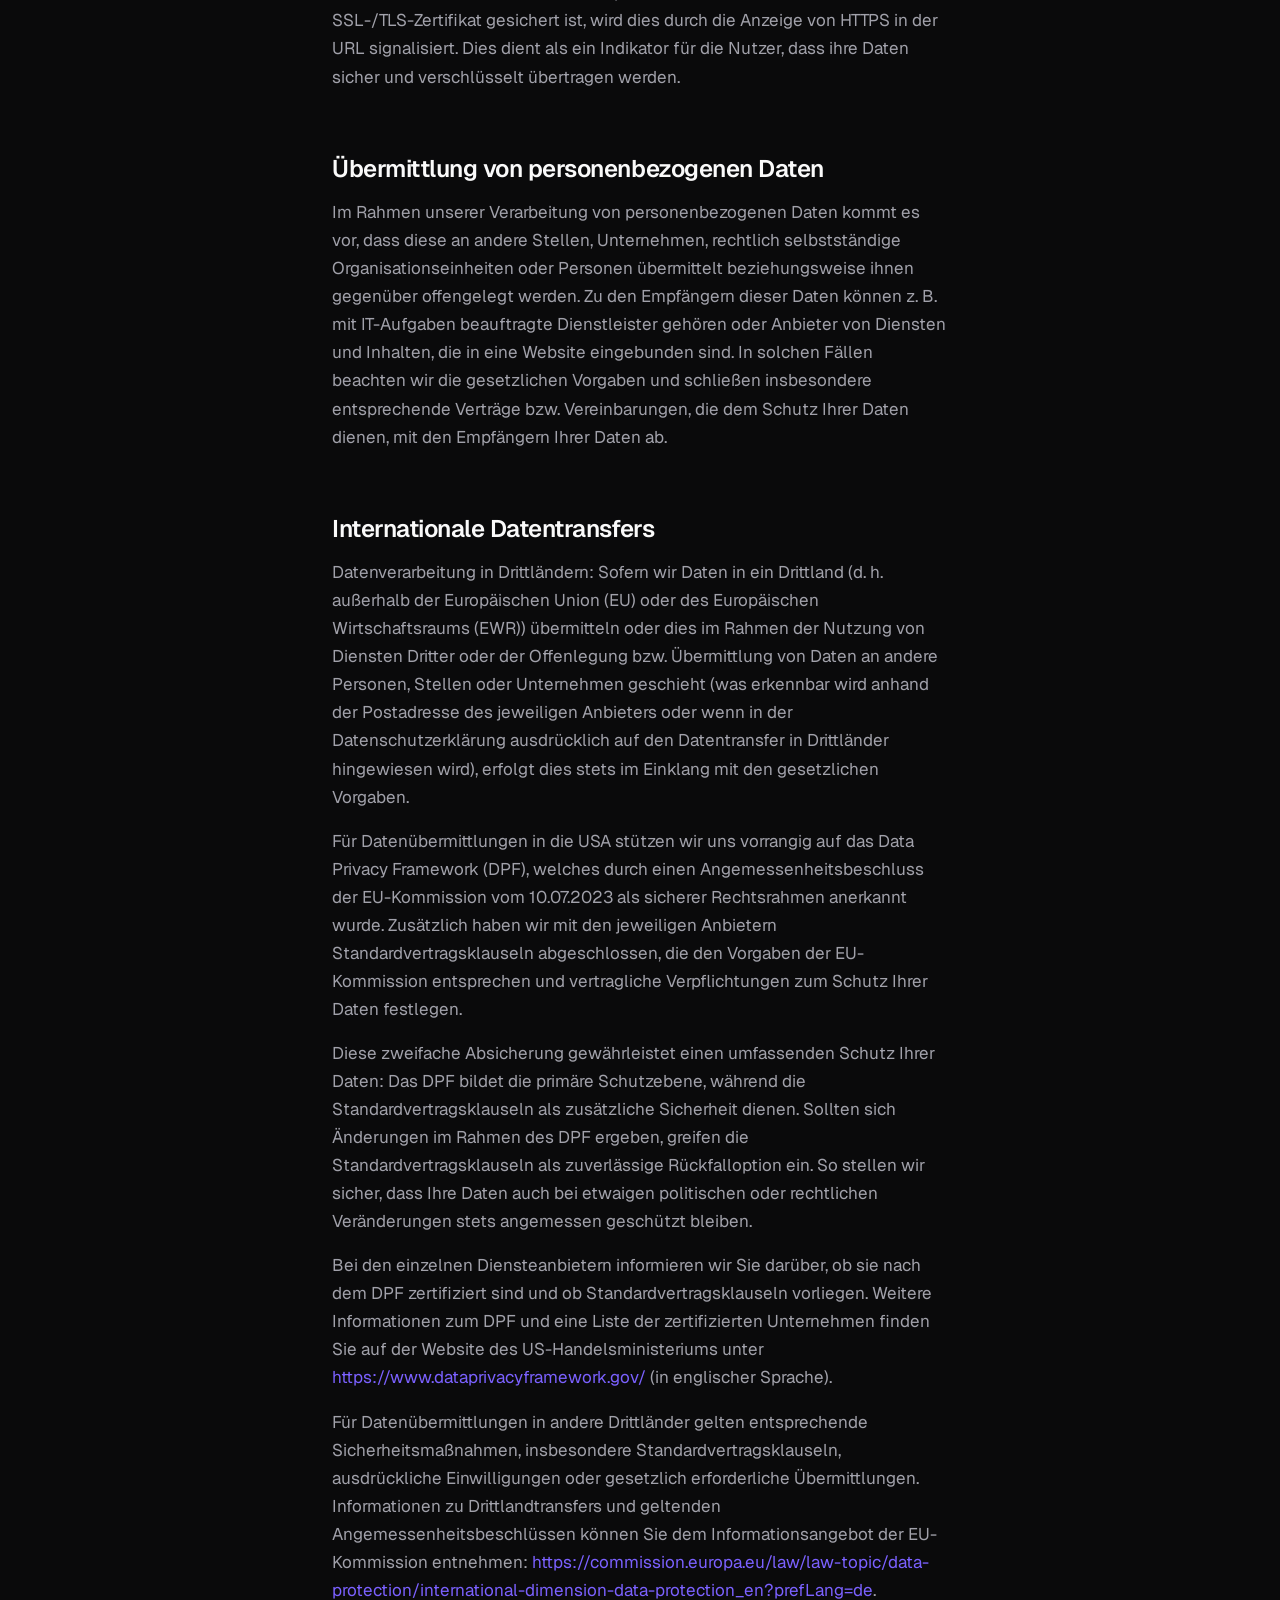
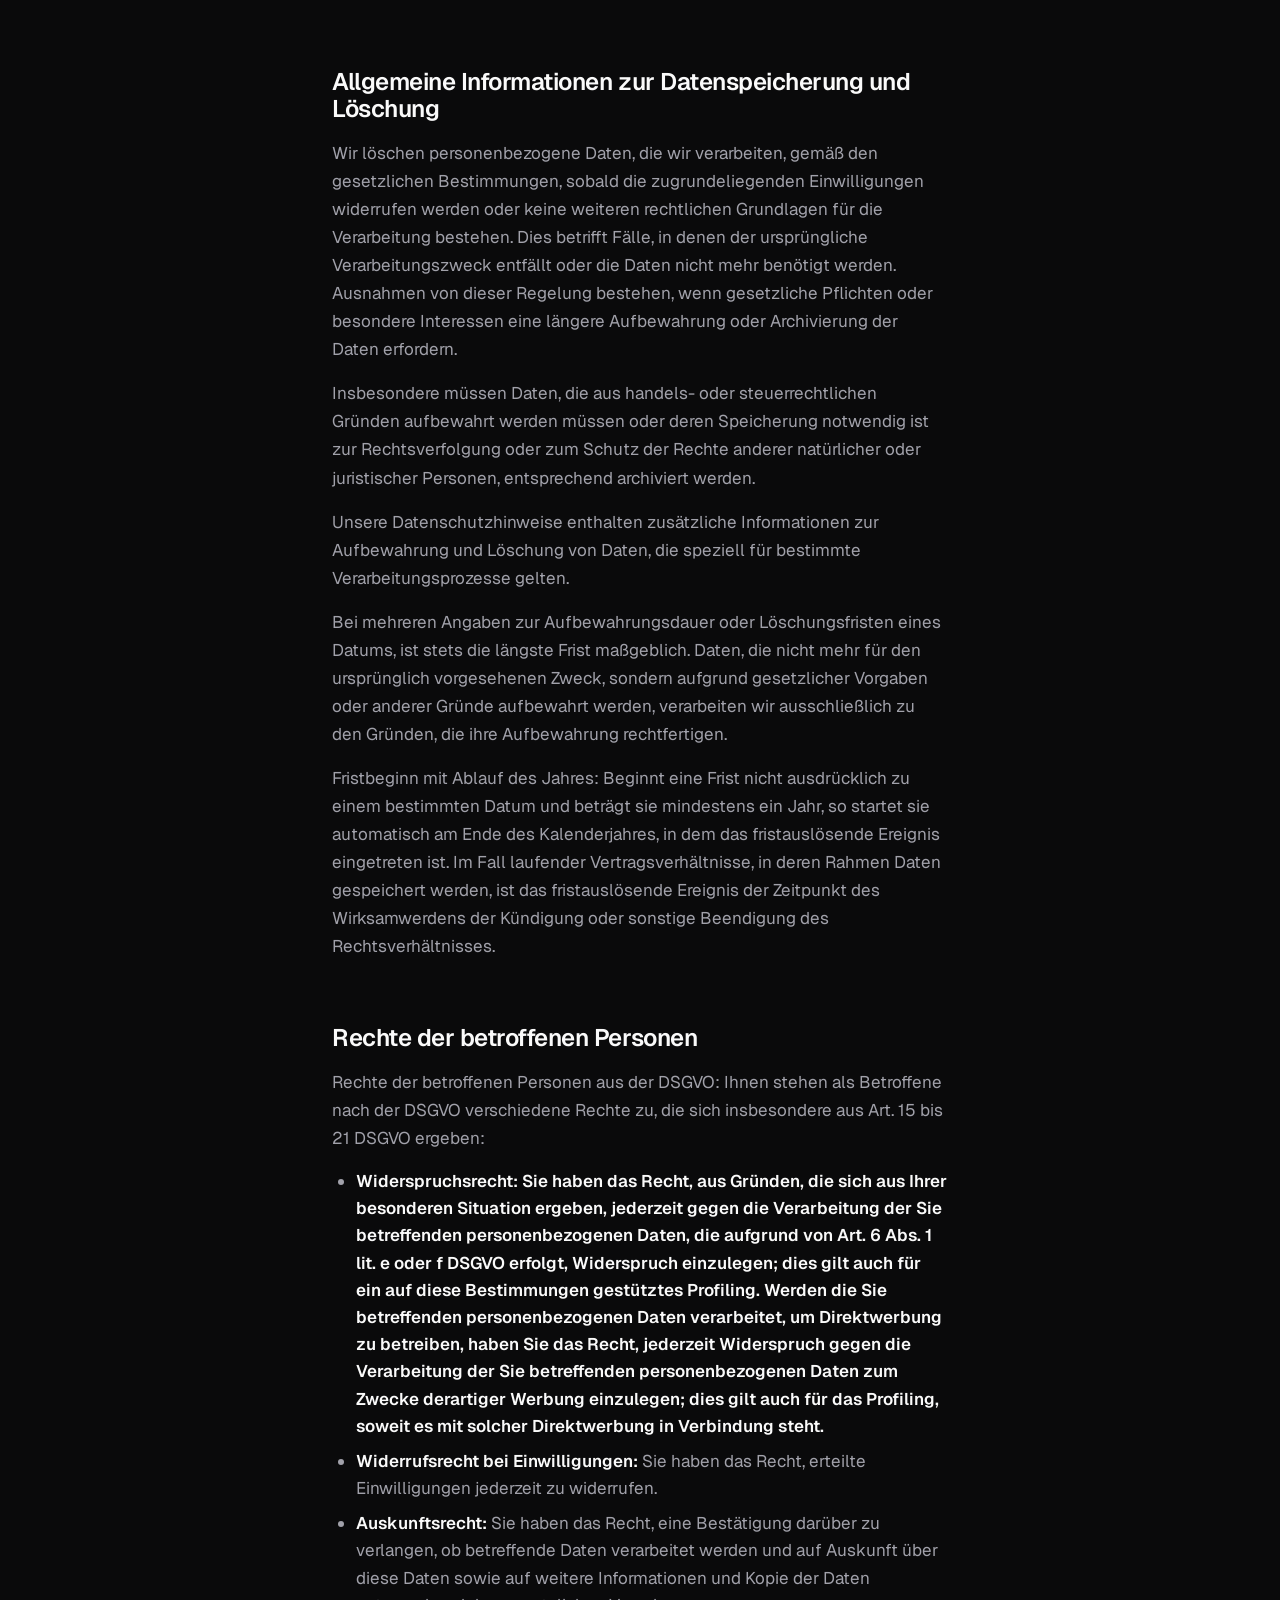
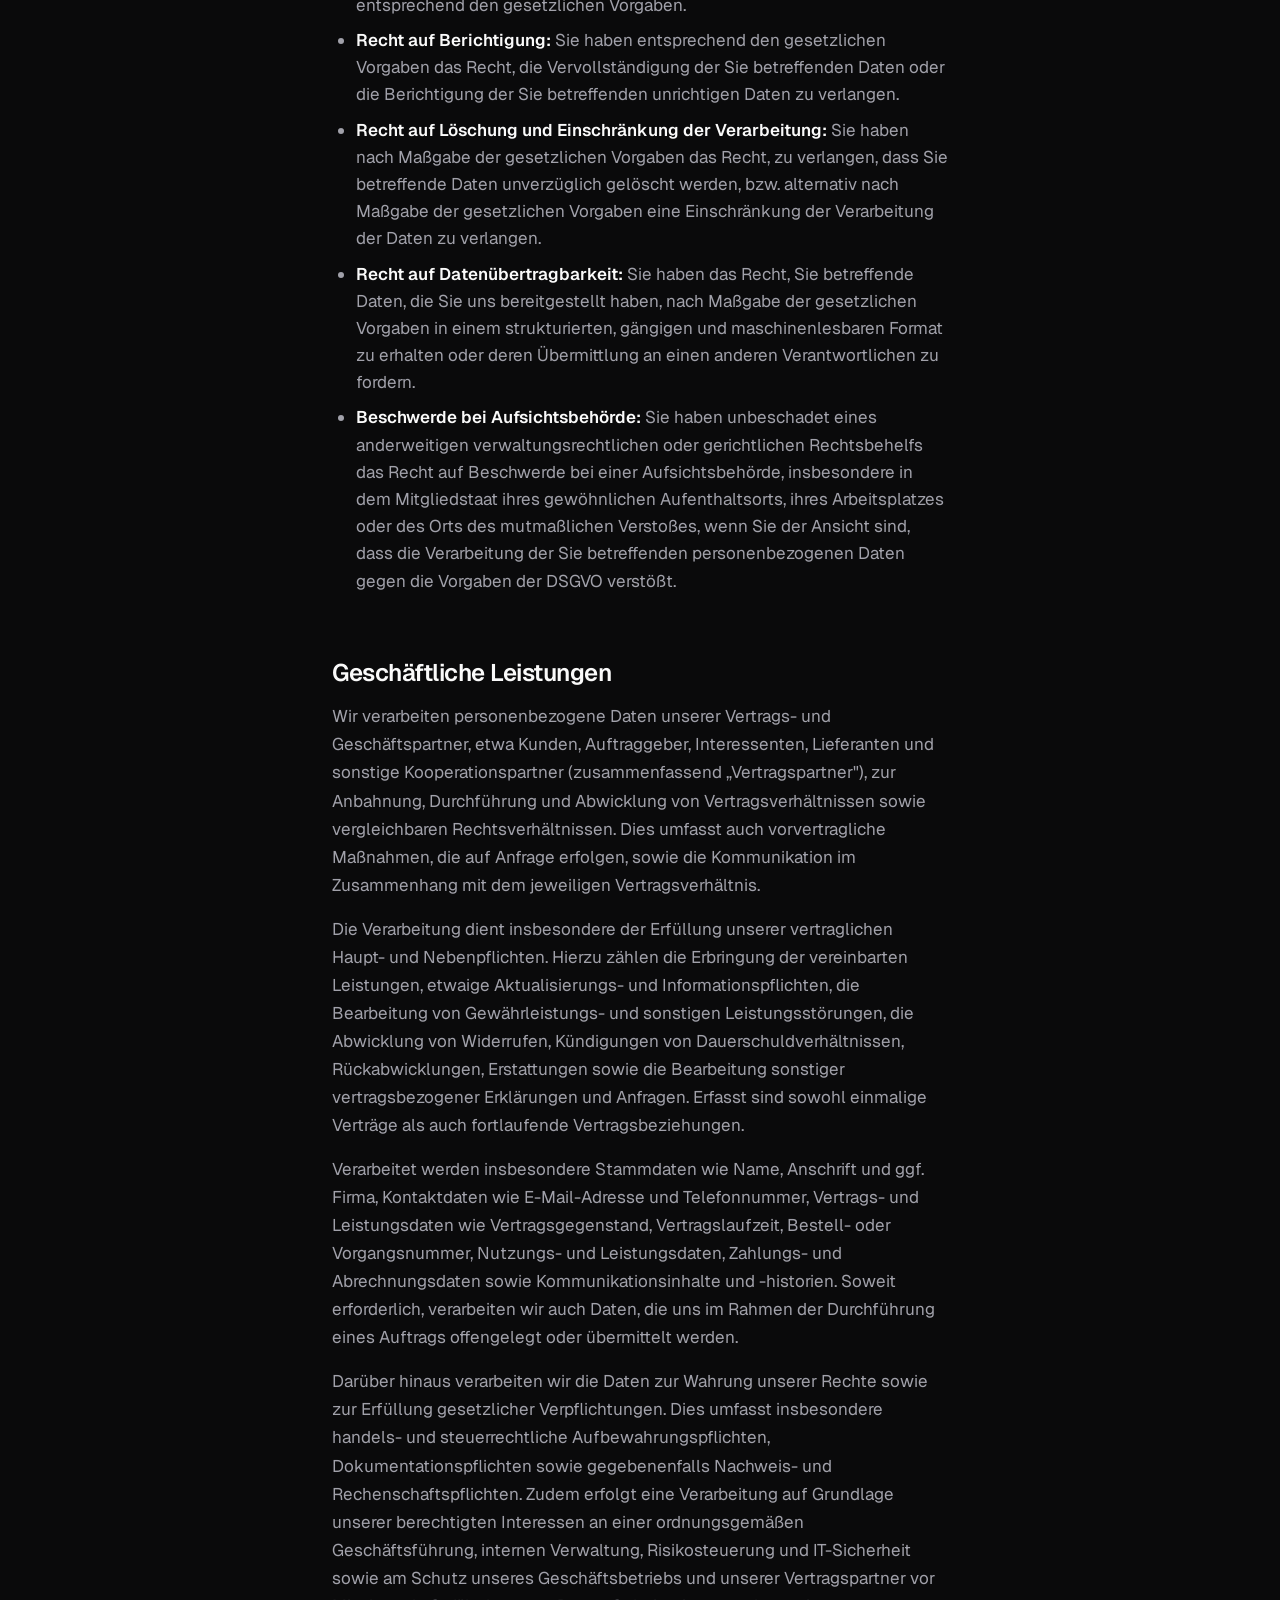
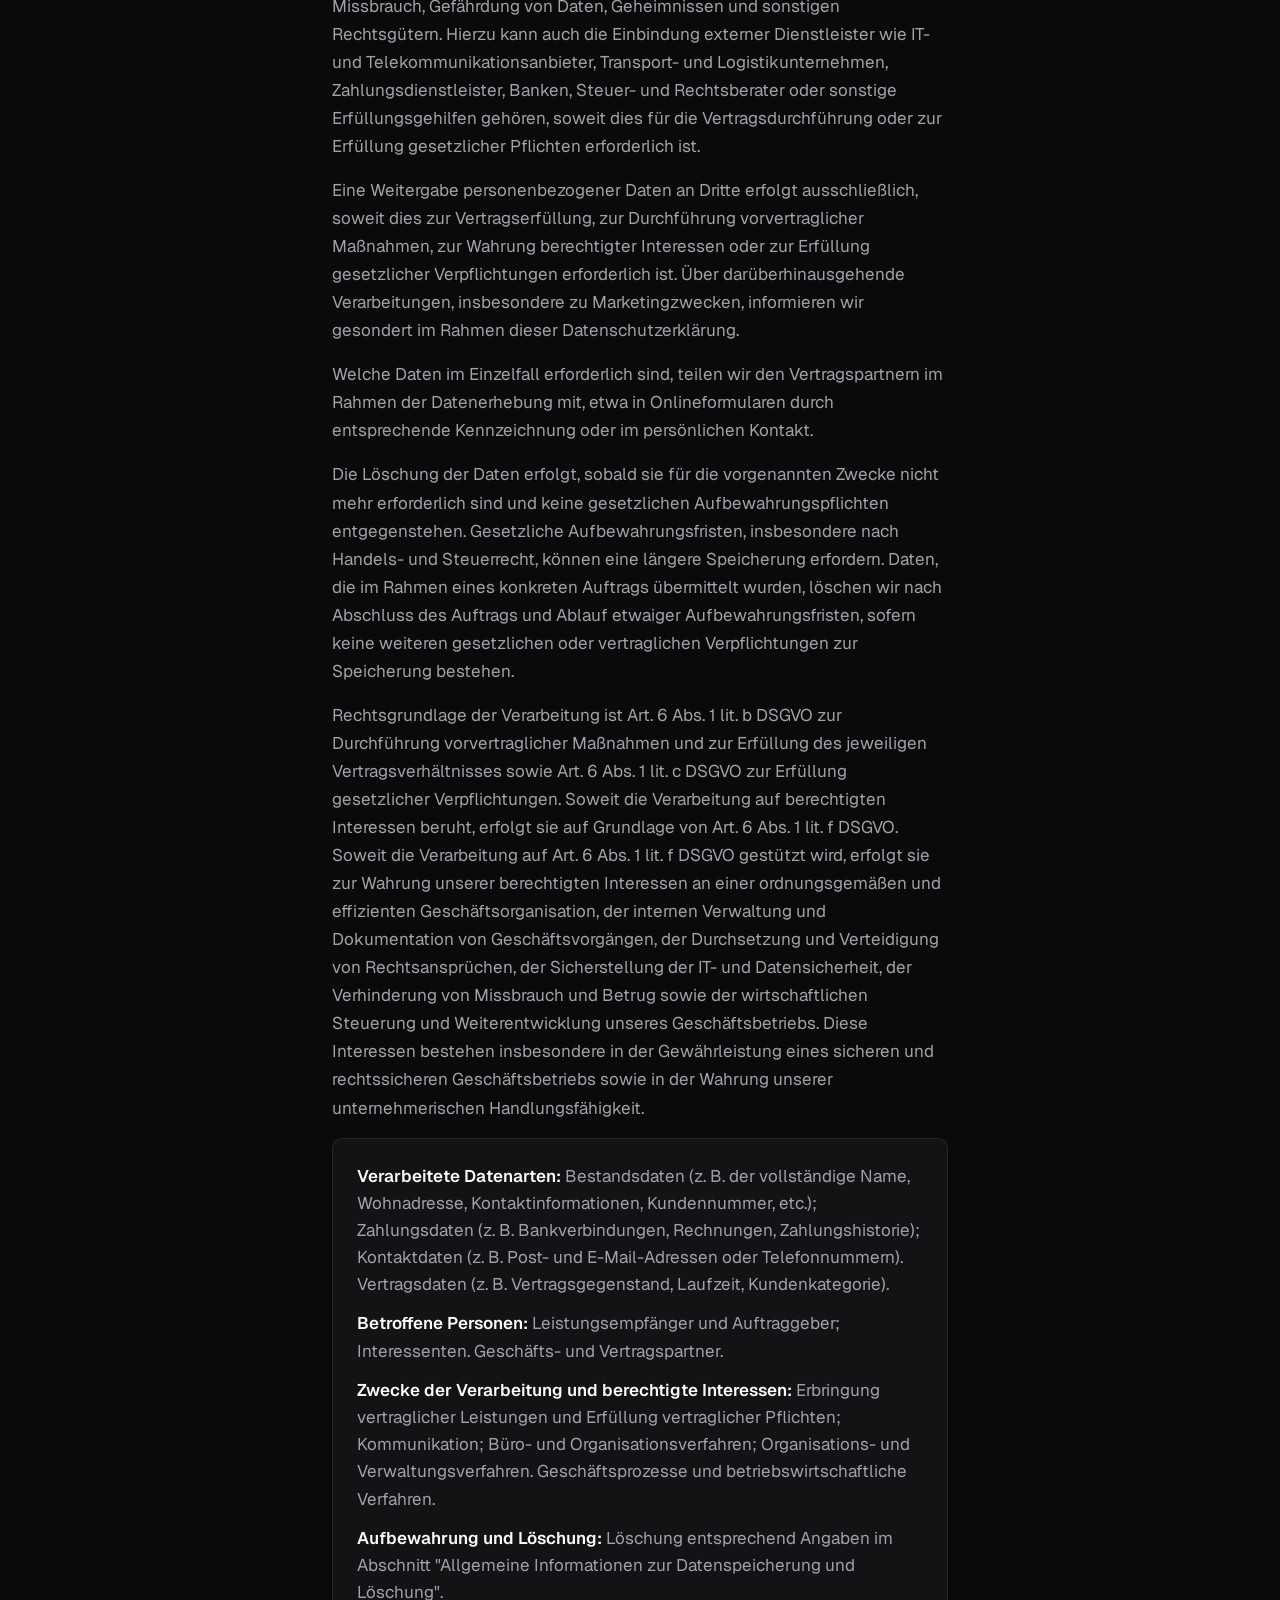
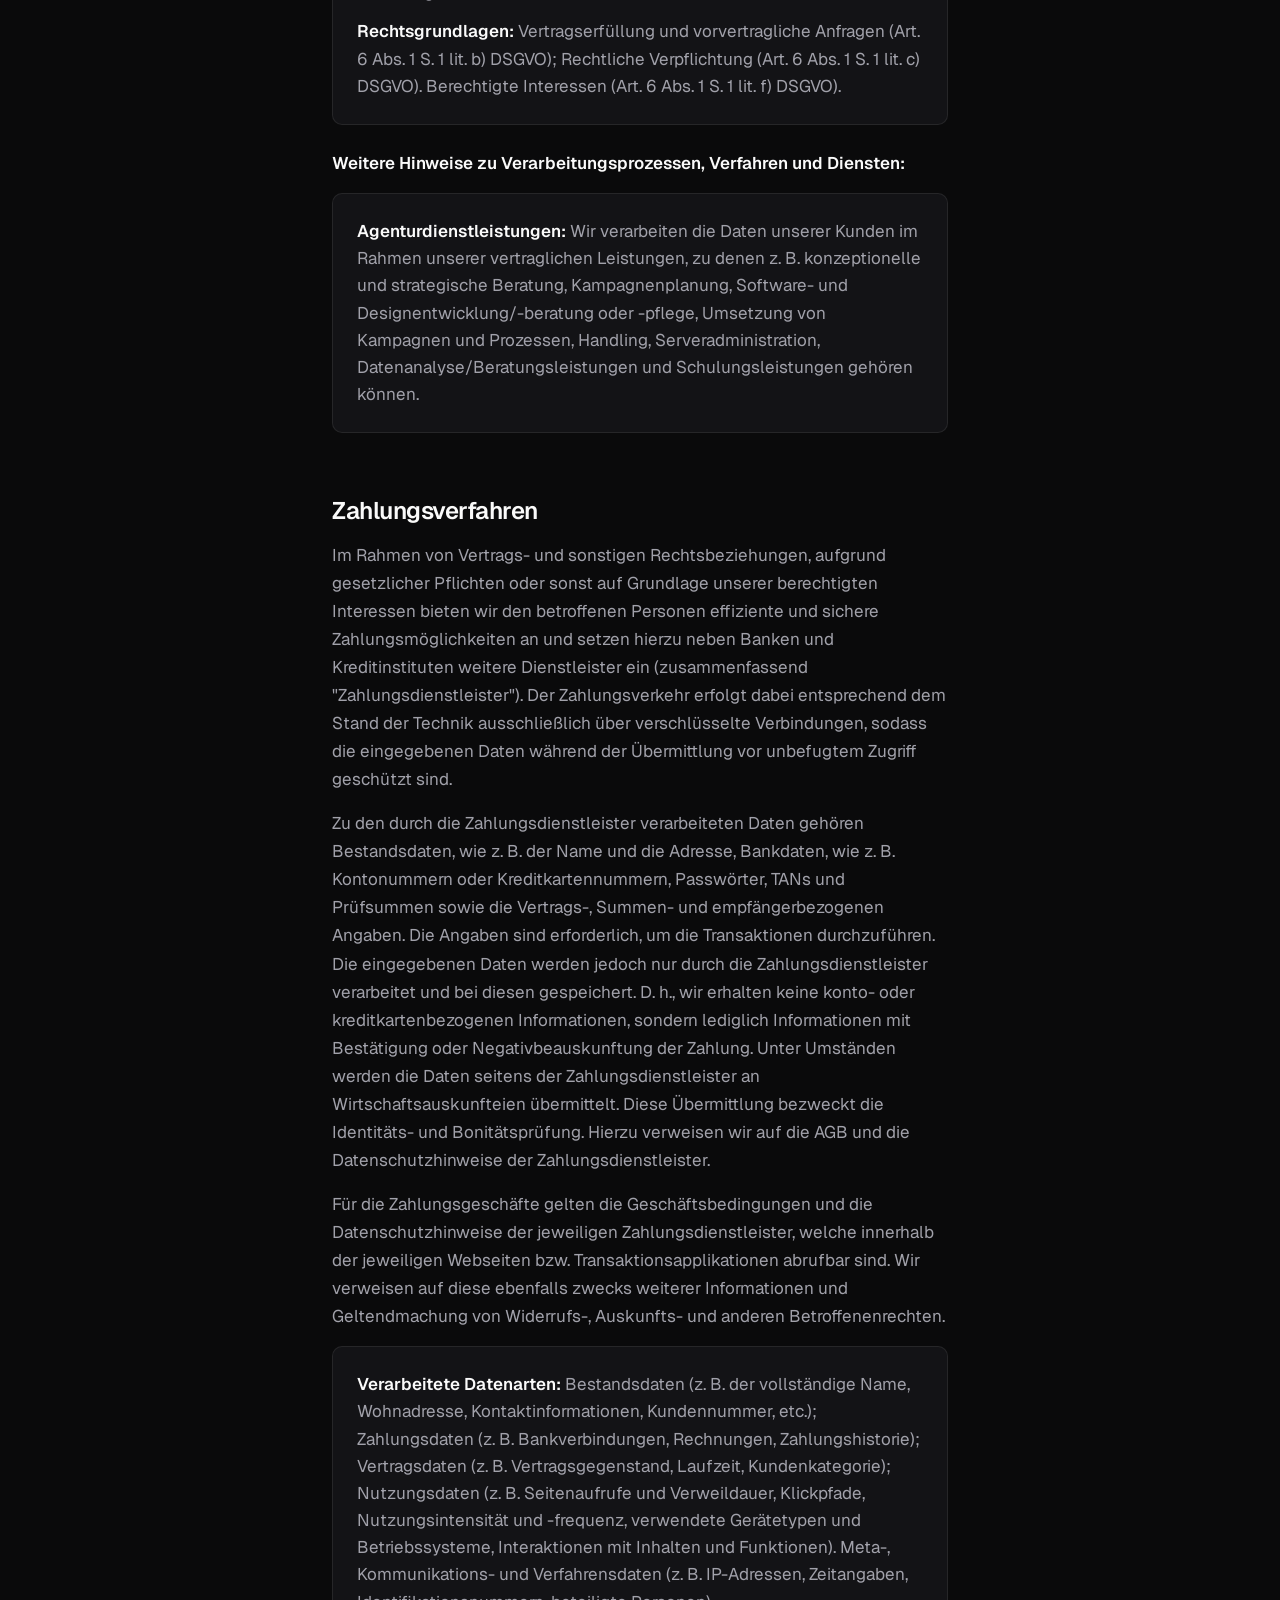
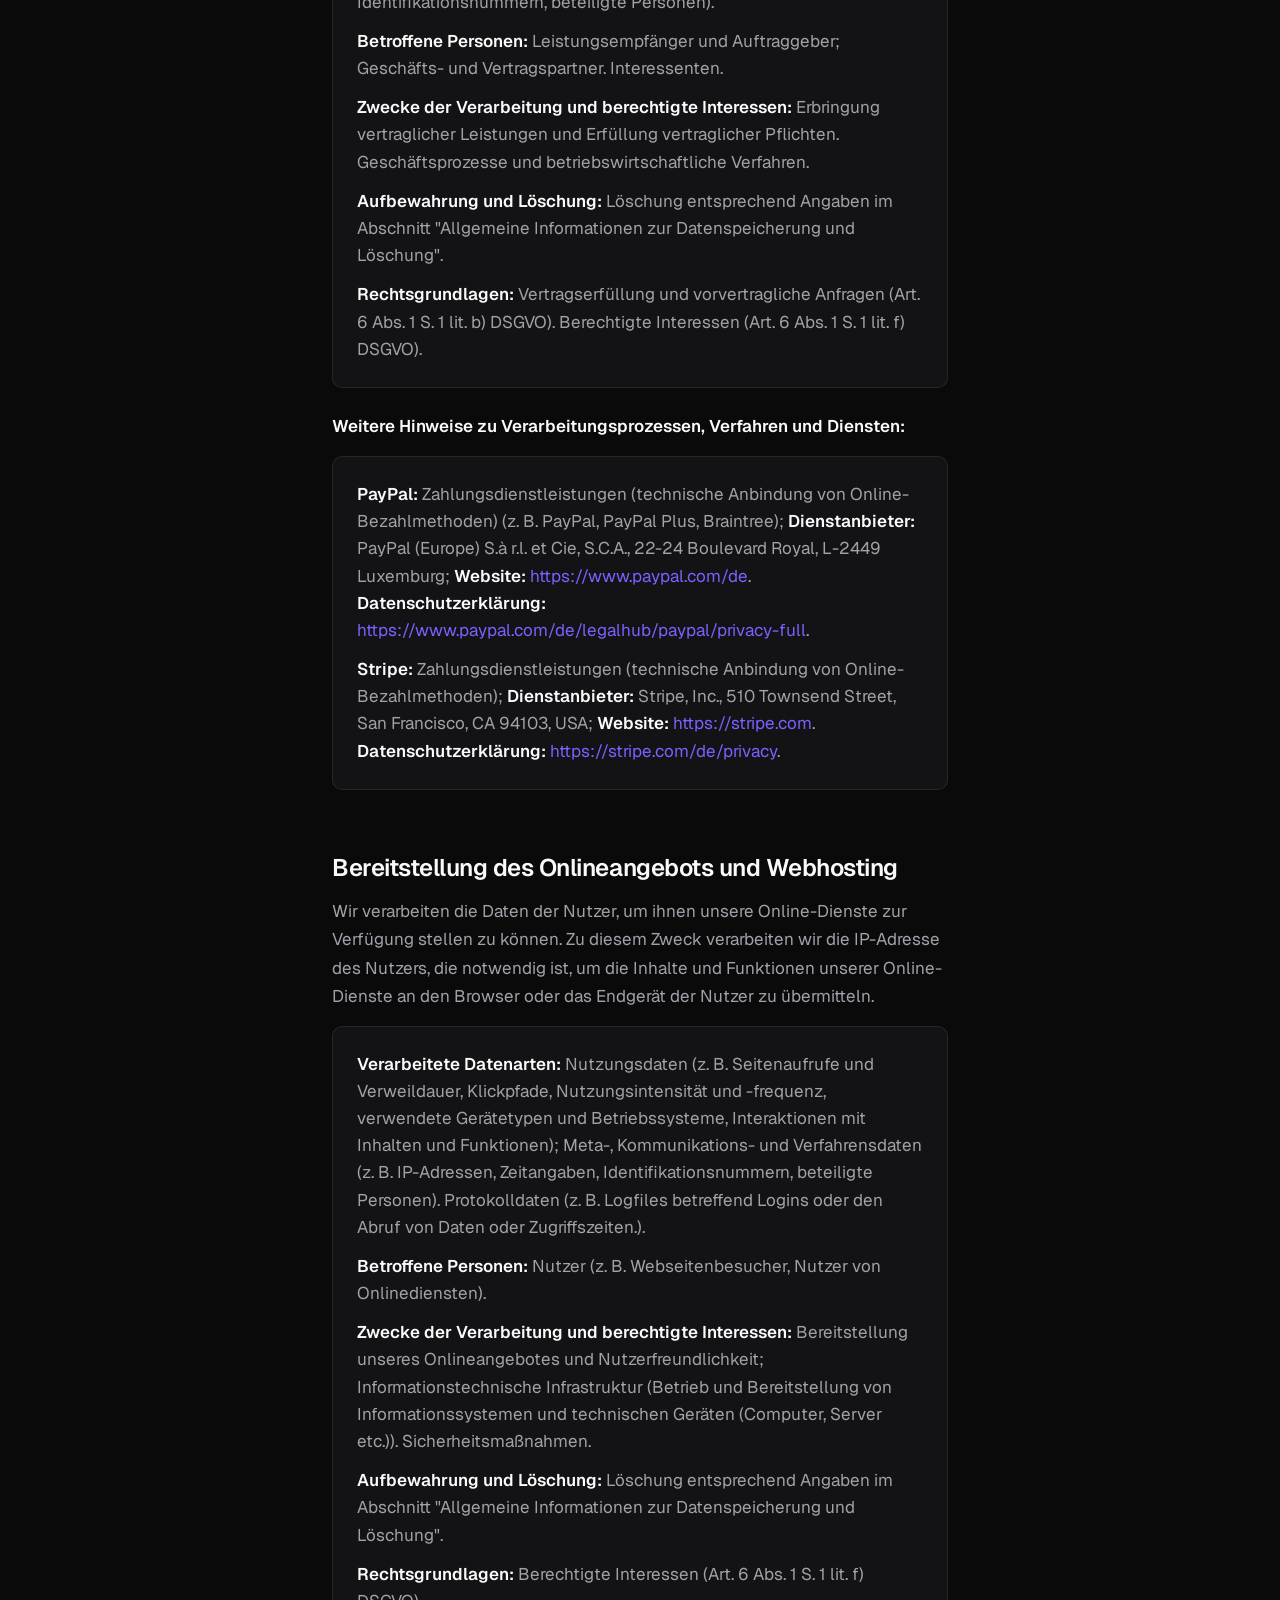
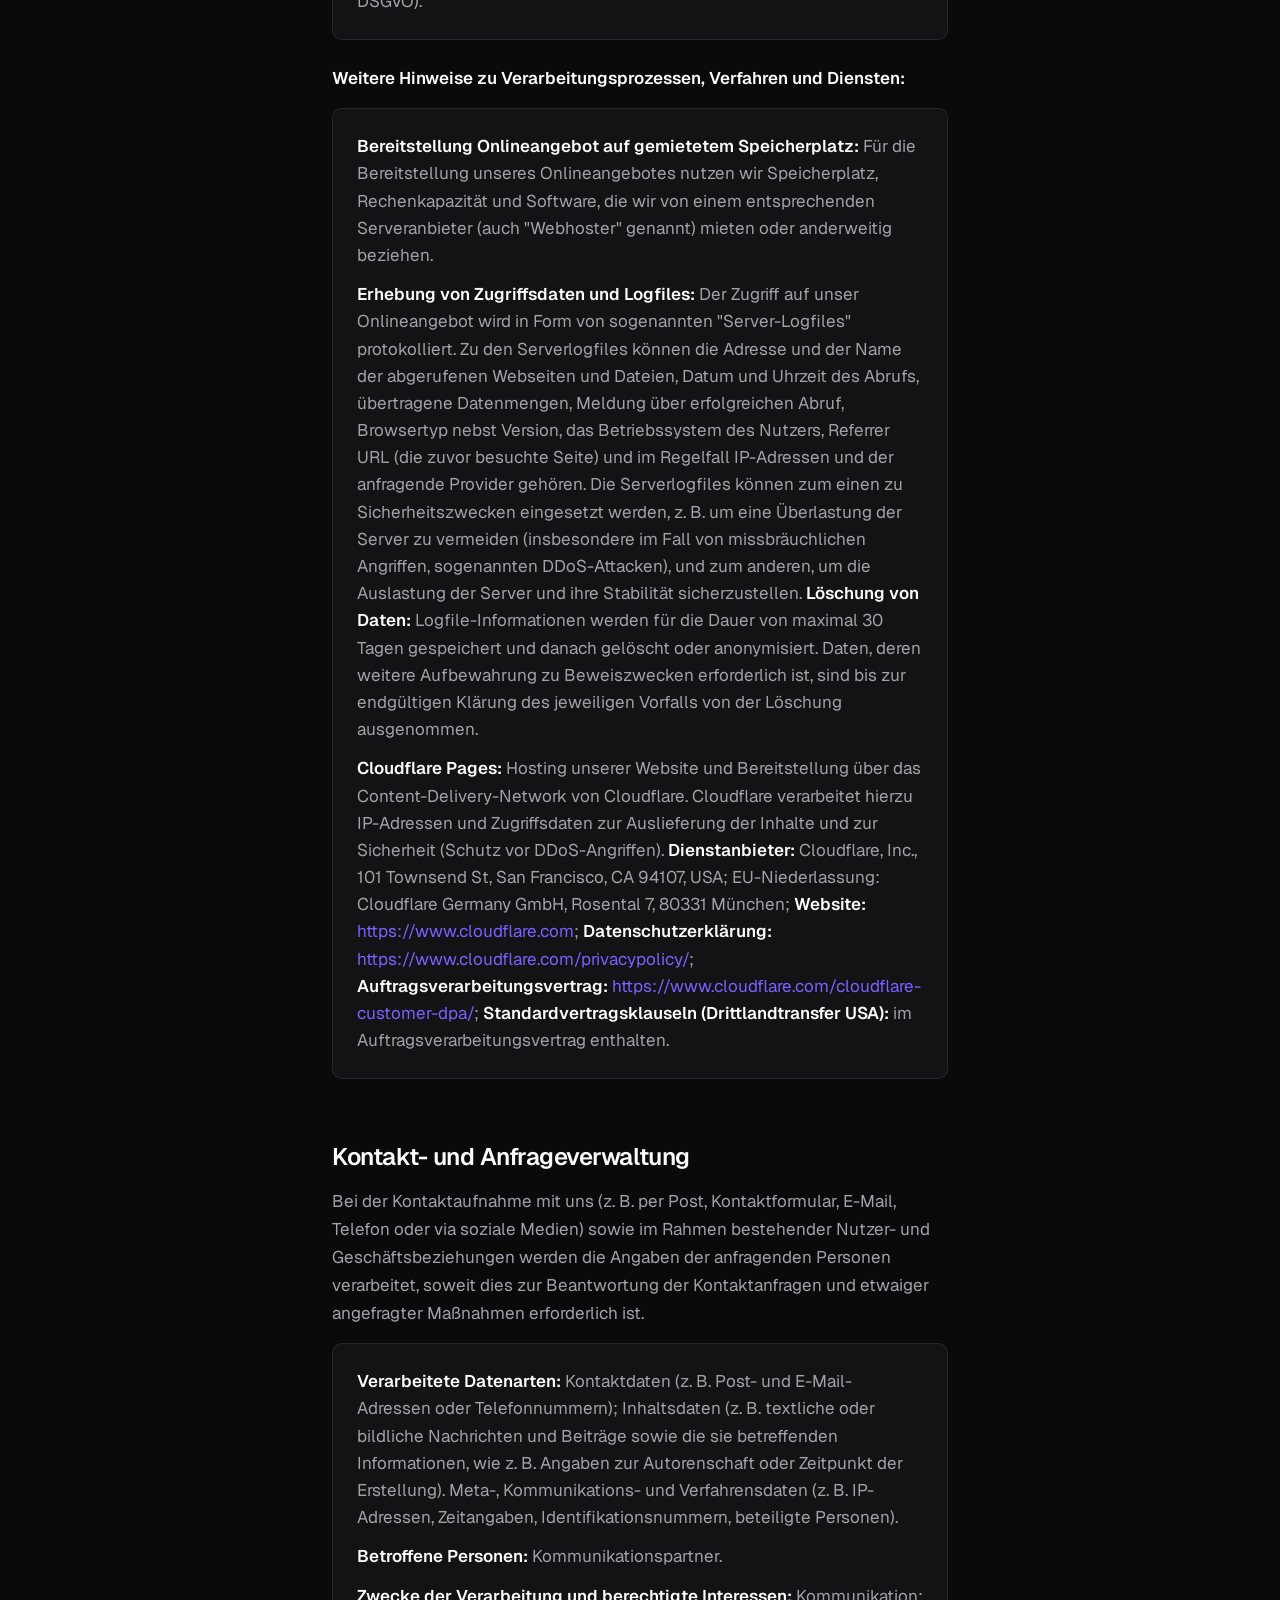
<file: datenschutz.html>
<!DOCTYPE html>
<html lang="de">
<head>
  <meta charset="UTF-8">
  <meta name="viewport" content="width=device-width, initial-scale=1">
  <!-- Favicon -->
  <link rel="icon" type="image/svg+xml" href="/favicon.svg">
  <link rel="icon" type="image/png" sizes="32x32" href="/assets/favicon/favicon-32.png">
  <link rel="icon" type="image/png" sizes="16x16" href="/assets/favicon/favicon-16.png">
  <link rel="apple-touch-icon" sizes="180x180" href="/apple-touch-icon.png">
  <link rel="manifest" href="/site.webmanifest">
  <meta name="theme-color" content="#0A0A0B">

  <title>Datenschutzerklärung | Petsch Digital</title>
  <meta name="description" content="Datenschutzerklärung der Petsch Digital LLC nach DSGVO.">
  <meta name="robots" content="noindex,follow">

  <meta property="og:title" content="Datenschutzerklärung | Petsch Digital">
  <meta property="og:description" content="Datenschutzerklärung der Petsch Digital LLC nach DSGVO.">
  <meta property="og:type" content="website">
  <link rel="canonical" href="https://petsch-digital.com/datenschutz">
  <meta property="og:url" content="https://petsch-digital.com/datenschutz">

  <link rel="preload" href="/assets/Fonts/Geist/Geist-Regular.ttf" as="font" type="font/ttf" crossorigin>

  <link rel="stylesheet" href="/assets/css/style.css">
</head>
<body>
  <a class="skip-link" href="#main">Zum Inhalt springen</a>

  <header class="site-header">
    <div class="container-wide site-header__inner">
      <a href="/" class="site-header__logo">petsch<span class="wordmark-dot">.</span>digital</a>
      <nav class="site-nav" aria-label="Hauptnavigation">
        <a href="/#profil">Profil</a>
        <a href="/#werdegang">Werdegang</a>
        <a href="/arbeitsproben">Arbeitsproben</a>
        <a href="/#kontakt">Kontakt</a>
      </nav>
    </div>
  </header>

  <main id="main">
    <section class="section">
      <div class="container">
        <span class="eyebrow">Rechtliches</span>
        <h1 class="h1-long">Datenschutzerklärung</h1>
        <p class="legal-stand">Stand: 11. Oktober 2026</p>

        <article class="legal-content">

          <h2 id="m716">Präambel</h2>
          <p>Mit der folgenden Datenschutzerklärung möchten wir Sie darüber aufklären, welche Arten Ihrer personenbezogenen Daten (nachfolgend auch kurz als "Daten" bezeichnet) wir zu welchen Zwecken und in welchem Umfang verarbeiten. Die Datenschutzerklärung gilt für alle von uns durchgeführten Verarbeitungen personenbezogener Daten, sowohl im Rahmen der Erbringung unserer Leistungen als auch insbesondere auf unseren Webseiten, in mobilen Applikationen sowie innerhalb externer Onlinepräsenzen, wie z.&nbsp;B. unserer Social-Media-Profile (nachfolgend zusammenfassend bezeichnet als "Onlineangebot").</p>
          <p>Die verwendeten Begriffe sind nicht geschlechtsspezifisch.</p>

          <h2>Inhaltsübersicht</h2>
          <ul class="index">
            <li><a href="#m716">Präambel</a></li>
            <li><a href="#m3">Verantwortlicher</a></li>
            <li><a href="#mOverview">Übersicht der Verarbeitungen</a></li>
            <li><a href="#m2427">Maßgebliche Rechtsgrundlagen</a></li>
            <li><a href="#m27">Sicherheitsmaßnahmen</a></li>
            <li><a href="#m25">Übermittlung von personenbezogenen Daten</a></li>
            <li><a href="#m24">Internationale Datentransfers</a></li>
            <li><a href="#m12">Allgemeine Informationen zur Datenspeicherung und Löschung</a></li>
            <li><a href="#m10">Rechte der betroffenen Personen</a></li>
            <li><a href="#m317">Geschäftliche Leistungen</a></li>
            <li><a href="#m326">Zahlungsverfahren</a></li>
            <li><a href="#m225">Bereitstellung des Onlineangebots und Webhosting</a></li>
            <li><a href="#m182">Kontakt- und Anfrageverwaltung</a></li>
            <li><a href="#m638">Werbliche Kommunikation via E-Mail, Post, Fax oder Telefon</a></li>
            <li><a href="#m136">Präsenzen in sozialen Netzwerken (Social Media)</a></li>
            <li><a href="#m328">Plug-ins und eingebettete Funktionen sowie Inhalte</a></li>
            <li><a href="#m723">Management, Organisation und Hilfswerkzeuge</a></li>
            <li><a href="#m15">Änderung und Aktualisierung</a></li>
            <li><a href="#m42">Begriffsdefinitionen</a></li>
          </ul>

          <h2 id="m3">Verantwortlicher</h2>
          <p>Petsch Digital LLC<br>Steffen Petschaelis<br>2880 W Oakland Park Blvd Ste 225C<br>Oakland Park, FL 33311<br>USA</p>
          <p>Vertretungsberechtigte Personen: Steffen Petschaelis</p>
          <p>E-Mail-Adresse: <a href="mailto:kontakt@petsch-digital.com">kontakt@petsch-digital.com</a></p>
          <p>EIN: 92-0697982</p>

          <h2 id="mOverview">Übersicht der Verarbeitungen</h2>
          <p>Die nachfolgende Übersicht fasst die Arten der verarbeiteten Daten und die Zwecke ihrer Verarbeitung zusammen und verweist auf die betroffenen Personen.</p>
          <h3>Arten der verarbeiteten Daten</h3>
          <ul>
            <li>Bestandsdaten.</li>
            <li>Zahlungsdaten.</li>
            <li>Kontaktdaten.</li>
            <li>Inhaltsdaten.</li>
            <li>Vertragsdaten.</li>
            <li>Nutzungsdaten.</li>
            <li>Meta-, Kommunikations- und Verfahrensdaten.</li>
            <li>Protokolldaten.</li>
          </ul>
          <h3>Kategorien betroffener Personen</h3>
          <ul>
            <li>Leistungsempfänger und Auftraggeber.</li>
            <li>Interessenten.</li>
            <li>Kommunikationspartner.</li>
            <li>Nutzer.</li>
            <li>Geschäfts- und Vertragspartner.</li>
          </ul>
          <h3>Zwecke der Verarbeitung</h3>
          <ul>
            <li>Erbringung vertraglicher Leistungen und Erfüllung vertraglicher Pflichten.</li>
            <li>Kommunikation.</li>
            <li>Sicherheitsmaßnahmen.</li>
            <li>Direktmarketing.</li>
            <li>Büro- und Organisationsverfahren.</li>
            <li>Organisations- und Verwaltungsverfahren.</li>
            <li>Feedback.</li>
            <li>Marketing.</li>
            <li>Bereitstellung unseres Onlineangebotes und Nutzerfreundlichkeit.</li>
            <li>Informationstechnische Infrastruktur.</li>
            <li>Öffentlichkeitsarbeit.</li>
            <li>Absatzförderung.</li>
            <li>Geschäftsprozesse und betriebswirtschaftliche Verfahren.</li>
          </ul>

          <h2 id="m2427">Maßgebliche Rechtsgrundlagen</h2>
          <p><strong>Maßgebliche Rechtsgrundlagen nach der DSGVO:</strong> Im Folgenden erhalten Sie eine Übersicht der Rechtsgrundlagen der DSGVO, auf deren Basis wir personenbezogene Daten verarbeiten. Bitte nehmen Sie zur Kenntnis, dass neben den Regelungen der DSGVO nationale Datenschutzvorgaben in Ihrem bzw. unserem Wohn- oder Sitzland gelten können. Sollten ferner im Einzelfall speziellere Rechtsgrundlagen maßgeblich sein, teilen wir Ihnen diese in der Datenschutzerklärung mit.</p>
          <ul>
            <li><strong>Einwilligung (Art. 6 Abs. 1 S. 1 lit. a) DSGVO)</strong> - Die betroffene Person hat ihre Einwilligung in die Verarbeitung der sie betreffenden personenbezogenen Daten für einen spezifischen Zweck oder mehrere bestimmte Zwecke gegeben.</li>
            <li><strong>Vertragserfüllung und vorvertragliche Anfragen (Art. 6 Abs. 1 S. 1 lit. b) DSGVO)</strong> - Die Verarbeitung ist für die Erfüllung eines Vertrags, dessen Vertragspartei die betroffene Person ist, oder zur Durchführung vorvertraglicher Maßnahmen erforderlich, die auf Anfrage der betroffenen Person erfolgen.</li>
            <li><strong>Rechtliche Verpflichtung (Art. 6 Abs. 1 S. 1 lit. c) DSGVO)</strong> - Die Verarbeitung ist zur Erfüllung einer rechtlichen Verpflichtung erforderlich, der der Verantwortliche unterliegt.</li>
            <li><strong>Berechtigte Interessen (Art. 6 Abs. 1 S. 1 lit. f) DSGVO)</strong> - die Verarbeitung ist zur Wahrung der berechtigten Interessen des Verantwortlichen oder eines Dritten notwendig, vorausgesetzt, dass die Interessen, Grundrechte und Grundfreiheiten der betroffenen Person, die den Schutz personenbezogener Daten verlangen, nicht überwiegen.</li>
          </ul>
          <p><strong>Geltung der Datenschutzvorgaben im Sitzland:</strong> In dem Land, in dem der Verantwortliche seinen Sitz hat, gelten neben der Datenschutz-Grundverordnung (DSGVO) auch nationale Datenschutzvorschriften.</p>

          <h2 id="m27">Sicherheitsmaßnahmen</h2>
          <p>Wir treffen nach Maßgabe der gesetzlichen Vorgaben unter Berücksichtigung des Stands der Technik, der Implementierungskosten und der Art, des Umfangs, der Umstände und der Zwecke der Verarbeitung sowie der unterschiedlichen Eintrittswahrscheinlichkeiten und des Ausmaßes der Bedrohung der Rechte und Freiheiten natürlicher Personen geeignete technische und organisatorische Maßnahmen, um ein dem Risiko angemessenes Schutzniveau zu gewährleisten.</p>
          <p>Zu den Maßnahmen gehören insbesondere die Sicherung der Vertraulichkeit, Integrität und Verfügbarkeit von Daten durch Kontrolle des physischen und elektronischen Zugangs zu den Daten als auch des sie betreffenden Zugriffs, der Eingabe, der Weitergabe, der Sicherung der Verfügbarkeit und ihrer Trennung. Des Weiteren haben wir Verfahren eingerichtet, die eine Wahrnehmung von Betroffenenrechten, die Löschung von Daten und Reaktionen auf die Gefährdung der Daten gewährleisten. Ferner berücksichtigen wir den Schutz personenbezogener Daten bereits bei der Entwicklung bzw. Auswahl von Hardware, Software sowie Verfahren entsprechend dem Prinzip des Datenschutzes, durch Technikgestaltung und durch datenschutzfreundliche Voreinstellungen.</p>
          <p>Sicherung von Online-Verbindungen durch TLS-/SSL-Verschlüsselungstechnologie (HTTPS): Um die Daten der Nutzer, die über unsere Online-Dienste übertragen werden, vor unerlaubten Zugriffen zu schützen, setzen wir auf die TLS-/SSL-Verschlüsselungstechnologie. Secure Sockets Layer (SSL) und Transport Layer Security (TLS) sind die Eckpfeiler der sicheren Datenübertragung im Internet. Diese Technologien verschlüsseln die Informationen, die zwischen der Website oder App und dem Browser des Nutzers (oder zwischen zwei Servern) übertragen werden, wodurch die Daten vor unbefugtem Zugriff geschützt sind. TLS, als die weiterentwickelte und sicherere Version von SSL, gewährleistet, dass alle Datenübertragungen den höchsten Sicherheitsstandards entsprechen. Wenn eine Website durch ein SSL-/TLS-Zertifikat gesichert ist, wird dies durch die Anzeige von HTTPS in der URL signalisiert. Dies dient als ein Indikator für die Nutzer, dass ihre Daten sicher und verschlüsselt übertragen werden.</p>

          <h2 id="m25">Übermittlung von personenbezogenen Daten</h2>
          <p>Im Rahmen unserer Verarbeitung von personenbezogenen Daten kommt es vor, dass diese an andere Stellen, Unternehmen, rechtlich selbstständige Organisationseinheiten oder Personen übermittelt beziehungsweise ihnen gegenüber offengelegt werden. Zu den Empfängern dieser Daten können z.&nbsp;B. mit IT-Aufgaben beauftragte Dienstleister gehören oder Anbieter von Diensten und Inhalten, die in eine Website eingebunden sind. In solchen Fällen beachten wir die gesetzlichen Vorgaben und schließen insbesondere entsprechende Verträge bzw. Vereinbarungen, die dem Schutz Ihrer Daten dienen, mit den Empfängern Ihrer Daten ab.</p>

          <h2 id="m24">Internationale Datentransfers</h2>
          <p>Datenverarbeitung in Drittländern: Sofern wir Daten in ein Drittland (d. h. außerhalb der Europäischen Union (EU) oder des Europäischen Wirtschaftsraums (EWR)) übermitteln oder dies im Rahmen der Nutzung von Diensten Dritter oder der Offenlegung bzw. Übermittlung von Daten an andere Personen, Stellen oder Unternehmen geschieht (was erkennbar wird anhand der Postadresse des jeweiligen Anbieters oder wenn in der Datenschutzerklärung ausdrücklich auf den Datentransfer in Drittländer hingewiesen wird), erfolgt dies stets im Einklang mit den gesetzlichen Vorgaben.</p>
          <p>Für Datenübermittlungen in die USA stützen wir uns vorrangig auf das Data Privacy Framework (DPF), welches durch einen Angemessenheitsbeschluss der EU-Kommission vom 10.07.2023 als sicherer Rechtsrahmen anerkannt wurde. Zusätzlich haben wir mit den jeweiligen Anbietern Standardvertragsklauseln abgeschlossen, die den Vorgaben der EU-Kommission entsprechen und vertragliche Verpflichtungen zum Schutz Ihrer Daten festlegen.</p>
          <p>Diese zweifache Absicherung gewährleistet einen umfassenden Schutz Ihrer Daten: Das DPF bildet die primäre Schutzebene, während die Standardvertragsklauseln als zusätzliche Sicherheit dienen. Sollten sich Änderungen im Rahmen des DPF ergeben, greifen die Standardvertragsklauseln als zuverlässige Rückfalloption ein. So stellen wir sicher, dass Ihre Daten auch bei etwaigen politischen oder rechtlichen Veränderungen stets angemessen geschützt bleiben.</p>
          <p>Bei den einzelnen Diensteanbietern informieren wir Sie darüber, ob sie nach dem DPF zertifiziert sind und ob Standardvertragsklauseln vorliegen. Weitere Informationen zum DPF und eine Liste der zertifizierten Unternehmen finden Sie auf der Website des US-Handelsministeriums unter <a href="https://www.dataprivacyframework.gov/" target="_blank" rel="noopener">https://www.dataprivacyframework.gov/</a> (in englischer Sprache).</p>
          <p>Für Datenübermittlungen in andere Drittländer gelten entsprechende Sicherheitsmaßnahmen, insbesondere Standardvertragsklauseln, ausdrückliche Einwilligungen oder gesetzlich erforderliche Übermittlungen. Informationen zu Drittlandtransfers und geltenden Angemessenheitsbeschlüssen können Sie dem Informationsangebot der EU-Kommission entnehmen: <a href="https://commission.europa.eu/law/law-topic/data-protection/international-dimension-data-protection_en?prefLang=de" target="_blank" rel="noopener">https://commission.europa.eu/law/law-topic/data-protection/international-dimension-data-protection_en?prefLang=de</a>.</p>

          <h2 id="m12">Allgemeine Informationen zur Datenspeicherung und Löschung</h2>
          <p>Wir löschen personenbezogene Daten, die wir verarbeiten, gemäß den gesetzlichen Bestimmungen, sobald die zugrundeliegenden Einwilligungen widerrufen werden oder keine weiteren rechtlichen Grundlagen für die Verarbeitung bestehen. Dies betrifft Fälle, in denen der ursprüngliche Verarbeitungszweck entfällt oder die Daten nicht mehr benötigt werden. Ausnahmen von dieser Regelung bestehen, wenn gesetzliche Pflichten oder besondere Interessen eine längere Aufbewahrung oder Archivierung der Daten erfordern.</p>
          <p>Insbesondere müssen Daten, die aus handels- oder steuerrechtlichen Gründen aufbewahrt werden müssen oder deren Speicherung notwendig ist zur Rechtsverfolgung oder zum Schutz der Rechte anderer natürlicher oder juristischer Personen, entsprechend archiviert werden.</p>
          <p>Unsere Datenschutzhinweise enthalten zusätzliche Informationen zur Aufbewahrung und Löschung von Daten, die speziell für bestimmte Verarbeitungsprozesse gelten.</p>
          <p>Bei mehreren Angaben zur Aufbewahrungsdauer oder Löschungsfristen eines Datums, ist stets die längste Frist maßgeblich. Daten, die nicht mehr für den ursprünglich vorgesehenen Zweck, sondern aufgrund gesetzlicher Vorgaben oder anderer Gründe aufbewahrt werden, verarbeiten wir ausschließlich zu den Gründen, die ihre Aufbewahrung rechtfertigen.</p>
          <p>Fristbeginn mit Ablauf des Jahres: Beginnt eine Frist nicht ausdrücklich zu einem bestimmten Datum und beträgt sie mindestens ein Jahr, so startet sie automatisch am Ende des Kalenderjahres, in dem das fristauslösende Ereignis eingetreten ist. Im Fall laufender Vertragsverhältnisse, in deren Rahmen Daten gespeichert werden, ist das fristauslösende Ereignis der Zeitpunkt des Wirksamwerdens der Kündigung oder sonstige Beendigung des Rechtsverhältnisses.</p>

          <h2 id="m10">Rechte der betroffenen Personen</h2>
          <p>Rechte der betroffenen Personen aus der DSGVO: Ihnen stehen als Betroffene nach der DSGVO verschiedene Rechte zu, die sich insbesondere aus Art. 15 bis 21 DSGVO ergeben:</p>
          <ul>
            <li><strong>Widerspruchsrecht: Sie haben das Recht, aus Gründen, die sich aus Ihrer besonderen Situation ergeben, jederzeit gegen die Verarbeitung der Sie betreffenden personenbezogenen Daten, die aufgrund von Art. 6 Abs. 1 lit. e oder f DSGVO erfolgt, Widerspruch einzulegen; dies gilt auch für ein auf diese Bestimmungen gestütztes Profiling. Werden die Sie betreffenden personenbezogenen Daten verarbeitet, um Direktwerbung zu betreiben, haben Sie das Recht, jederzeit Widerspruch gegen die Verarbeitung der Sie betreffenden personenbezogenen Daten zum Zwecke derartiger Werbung einzulegen; dies gilt auch für das Profiling, soweit es mit solcher Direktwerbung in Verbindung steht.</strong></li>
            <li><strong>Widerrufsrecht bei Einwilligungen:</strong> Sie haben das Recht, erteilte Einwilligungen jederzeit zu widerrufen.</li>
            <li><strong>Auskunftsrecht:</strong> Sie haben das Recht, eine Bestätigung darüber zu verlangen, ob betreffende Daten verarbeitet werden und auf Auskunft über diese Daten sowie auf weitere Informationen und Kopie der Daten entsprechend den gesetzlichen Vorgaben.</li>
            <li><strong>Recht auf Berichtigung:</strong> Sie haben entsprechend den gesetzlichen Vorgaben das Recht, die Vervollständigung der Sie betreffenden Daten oder die Berichtigung der Sie betreffenden unrichtigen Daten zu verlangen.</li>
            <li><strong>Recht auf Löschung und Einschränkung der Verarbeitung:</strong> Sie haben nach Maßgabe der gesetzlichen Vorgaben das Recht, zu verlangen, dass Sie betreffende Daten unverzüglich gelöscht werden, bzw. alternativ nach Maßgabe der gesetzlichen Vorgaben eine Einschränkung der Verarbeitung der Daten zu verlangen.</li>
            <li><strong>Recht auf Datenübertragbarkeit:</strong> Sie haben das Recht, Sie betreffende Daten, die Sie uns bereitgestellt haben, nach Maßgabe der gesetzlichen Vorgaben in einem strukturierten, gängigen und maschinenlesbaren Format zu erhalten oder deren Übermittlung an einen anderen Verantwortlichen zu fordern.</li>
            <li><strong>Beschwerde bei Aufsichtsbehörde:</strong> Sie haben unbeschadet eines anderweitigen verwaltungsrechtlichen oder gerichtlichen Rechtsbehelfs das Recht auf Beschwerde bei einer Aufsichtsbehörde, insbesondere in dem Mitgliedstaat ihres gewöhnlichen Aufenthaltsorts, ihres Arbeitsplatzes oder des Orts des mutmaßlichen Verstoßes, wenn Sie der Ansicht sind, dass die Verarbeitung der Sie betreffenden personenbezogenen Daten gegen die Vorgaben der DSGVO verstößt.</li>
          </ul>

          <h2 id="m317">Geschäftliche Leistungen</h2>
          <p>Wir verarbeiten personenbezogene Daten unserer Vertrags- und Geschäftspartner, etwa Kunden, Auftraggeber, Interessenten, Lieferanten und sonstige Kooperationspartner (zusammenfassend „Vertragspartner"), zur Anbahnung, Durchführung und Abwicklung von Vertragsverhältnissen sowie vergleichbaren Rechtsverhältnissen. Dies umfasst auch vorvertragliche Maßnahmen, die auf Anfrage erfolgen, sowie die Kommunikation im Zusammenhang mit dem jeweiligen Vertragsverhältnis.</p>
          <p>Die Verarbeitung dient insbesondere der Erfüllung unserer vertraglichen Haupt- und Nebenpflichten. Hierzu zählen die Erbringung der vereinbarten Leistungen, etwaige Aktualisierungs- und Informationspflichten, die Bearbeitung von Gewährleistungs- und sonstigen Leistungsstörungen, die Abwicklung von Widerrufen, Kündigungen von Dauerschuldverhältnissen, Rückabwicklungen, Erstattungen sowie die Bearbeitung sonstiger vertragsbezogener Erklärungen und Anfragen. Erfasst sind sowohl einmalige Verträge als auch fortlaufende Vertragsbeziehungen.</p>
          <p>Verarbeitet werden insbesondere Stammdaten wie Name, Anschrift und ggf. Firma, Kontaktdaten wie E-Mail-Adresse und Telefonnummer, Vertrags- und Leistungsdaten wie Vertragsgegenstand, Vertragslaufzeit, Bestell- oder Vorgangsnummer, Nutzungs- und Leistungsdaten, Zahlungs- und Abrechnungsdaten sowie Kommunikationsinhalte und -historien. Soweit erforderlich, verarbeiten wir auch Daten, die uns im Rahmen der Durchführung eines Auftrags offengelegt oder übermittelt werden.</p>
          <p>Darüber hinaus verarbeiten wir die Daten zur Wahrung unserer Rechte sowie zur Erfüllung gesetzlicher Verpflichtungen. Dies umfasst insbesondere handels- und steuerrechtliche Aufbewahrungspflichten, Dokumentationspflichten sowie gegebenenfalls Nachweis- und Rechenschaftspflichten. Zudem erfolgt eine Verarbeitung auf Grundlage unserer berechtigten Interessen an einer ordnungsgemäßen Geschäftsführung, internen Verwaltung, Risikosteuerung und IT-Sicherheit sowie am Schutz unseres Geschäftsbetriebs und unserer Vertragspartner vor Missbrauch, Gefährdung von Daten, Geheimnissen und sonstigen Rechtsgütern. Hierzu kann auch die Einbindung externer Dienstleister wie IT- und Telekommunikationsanbieter, Transport- und Logistikunternehmen, Zahlungsdienstleister, Banken, Steuer- und Rechtsberater oder sonstige Erfüllungsgehilfen gehören, soweit dies für die Vertragsdurchführung oder zur Erfüllung gesetzlicher Pflichten erforderlich ist.</p>
          <p>Eine Weitergabe personenbezogener Daten an Dritte erfolgt ausschließlich, soweit dies zur Vertragserfüllung, zur Durchführung vorvertraglicher Maßnahmen, zur Wahrung berechtigter Interessen oder zur Erfüllung gesetzlicher Verpflichtungen erforderlich ist. Über darüberhinausgehende Verarbeitungen, insbesondere zu Marketingzwecken, informieren wir gesondert im Rahmen dieser Datenschutzerklärung.</p>
          <p>Welche Daten im Einzelfall erforderlich sind, teilen wir den Vertragspartnern im Rahmen der Datenerhebung mit, etwa in Onlineformularen durch entsprechende Kennzeichnung oder im persönlichen Kontakt.</p>
          <p>Die Löschung der Daten erfolgt, sobald sie für die vorgenannten Zwecke nicht mehr erforderlich sind und keine gesetzlichen Aufbewahrungspflichten entgegenstehen. Gesetzliche Aufbewahrungsfristen, insbesondere nach Handels- und Steuerrecht, können eine längere Speicherung erfordern. Daten, die im Rahmen eines konkreten Auftrags übermittelt wurden, löschen wir nach Abschluss des Auftrags und Ablauf etwaiger Aufbewahrungsfristen, sofern keine weiteren gesetzlichen oder vertraglichen Verpflichtungen zur Speicherung bestehen.</p>
          <p>Rechtsgrundlage der Verarbeitung ist Art. 6 Abs. 1 lit. b DSGVO zur Durchführung vorvertraglicher Maßnahmen und zur Erfüllung des jeweiligen Vertragsverhältnisses sowie Art. 6 Abs. 1 lit. c DSGVO zur Erfüllung gesetzlicher Verpflichtungen. Soweit die Verarbeitung auf berechtigten Interessen beruht, erfolgt sie auf Grundlage von Art. 6 Abs. 1 lit. f DSGVO. Soweit die Verarbeitung auf Art. 6 Abs. 1 lit. f DSGVO gestützt wird, erfolgt sie zur Wahrung unserer berechtigten Interessen an einer ordnungsgemäßen und effizienten Geschäftsorganisation, der internen Verwaltung und Dokumentation von Geschäftsvorgängen, der Durchsetzung und Verteidigung von Rechtsansprüchen, der Sicherstellung der IT- und Datensicherheit, der Verhinderung von Missbrauch und Betrug sowie der wirtschaftlichen Steuerung und Weiterentwicklung unseres Geschäftsbetriebs. Diese Interessen bestehen insbesondere in der Gewährleistung eines sicheren und rechtssicheren Geschäftsbetriebs sowie in der Wahrung unserer unternehmerischen Handlungsfähigkeit.</p>
          <ul class="m-elements">
            <li><strong>Verarbeitete Datenarten:</strong> Bestandsdaten (z.&nbsp;B. der vollständige Name, Wohnadresse, Kontaktinformationen, Kundennummer, etc.); Zahlungsdaten (z.&nbsp;B. Bankverbindungen, Rechnungen, Zahlungshistorie); Kontaktdaten (z.&nbsp;B. Post- und E-Mail-Adressen oder Telefonnummern). Vertragsdaten (z.&nbsp;B. Vertragsgegenstand, Laufzeit, Kundenkategorie).</li>
            <li><strong>Betroffene Personen:</strong> Leistungsempfänger und Auftraggeber; Interessenten. Geschäfts- und Vertragspartner.</li>
            <li><strong>Zwecke der Verarbeitung und berechtigte Interessen:</strong> Erbringung vertraglicher Leistungen und Erfüllung vertraglicher Pflichten; Kommunikation; Büro- und Organisationsverfahren; Organisations- und Verwaltungsverfahren. Geschäftsprozesse und betriebswirtschaftliche Verfahren.</li>
            <li><strong>Aufbewahrung und Löschung:</strong> Löschung entsprechend Angaben im Abschnitt "Allgemeine Informationen zur Datenspeicherung und Löschung".</li>
            <li><strong>Rechtsgrundlagen:</strong> Vertragserfüllung und vorvertragliche Anfragen (Art. 6 Abs. 1 S. 1 lit. b) DSGVO); Rechtliche Verpflichtung (Art. 6 Abs. 1 S. 1 lit. c) DSGVO). Berechtigte Interessen (Art. 6 Abs. 1 S. 1 lit. f) DSGVO).</li>
          </ul>
          <p><strong>Weitere Hinweise zu Verarbeitungsprozessen, Verfahren und Diensten:</strong></p>
          <ul class="m-elements">
            <li><strong>Agenturdienstleistungen:</strong> Wir verarbeiten die Daten unserer Kunden im Rahmen unserer vertraglichen Leistungen, zu denen z.&nbsp;B. konzeptionelle und strategische Beratung, Kampagnenplanung, Software- und Designentwicklung/-beratung oder -pflege, Umsetzung von Kampagnen und Prozessen, Handling, Serveradministration, Datenanalyse/Beratungsleistungen und Schulungsleistungen gehören können.</li>
          </ul>

          <h2 id="m326">Zahlungsverfahren</h2>
          <p>Im Rahmen von Vertrags- und sonstigen Rechtsbeziehungen, aufgrund gesetzlicher Pflichten oder sonst auf Grundlage unserer berechtigten Interessen bieten wir den betroffenen Personen effiziente und sichere Zahlungsmöglichkeiten an und setzen hierzu neben Banken und Kreditinstituten weitere Dienstleister ein (zusammenfassend "Zahlungsdienstleister"). Der Zahlungsverkehr erfolgt dabei entsprechend dem Stand der Technik ausschließlich über verschlüsselte Verbindungen, sodass die eingegebenen Daten während der Übermittlung vor unbefugtem Zugriff geschützt sind.</p>
          <p>Zu den durch die Zahlungsdienstleister verarbeiteten Daten gehören Bestandsdaten, wie z.&nbsp;B. der Name und die Adresse, Bankdaten, wie z.&nbsp;B. Kontonummern oder Kreditkartennummern, Passwörter, TANs und Prüfsummen sowie die Vertrags-, Summen- und empfängerbezogenen Angaben. Die Angaben sind erforderlich, um die Transaktionen durchzuführen. Die eingegebenen Daten werden jedoch nur durch die Zahlungsdienstleister verarbeitet und bei diesen gespeichert. D.&nbsp;h., wir erhalten keine konto- oder kreditkartenbezogenen Informationen, sondern lediglich Informationen mit Bestätigung oder Negativbeauskunftung der Zahlung. Unter Umständen werden die Daten seitens der Zahlungsdienstleister an Wirtschaftsauskunfteien übermittelt. Diese Übermittlung bezweckt die Identitäts- und Bonitätsprüfung. Hierzu verweisen wir auf die AGB und die Datenschutzhinweise der Zahlungsdienstleister.</p>
          <p>Für die Zahlungsgeschäfte gelten die Geschäftsbedingungen und die Datenschutzhinweise der jeweiligen Zahlungsdienstleister, welche innerhalb der jeweiligen Webseiten bzw. Transaktionsapplikationen abrufbar sind. Wir verweisen auf diese ebenfalls zwecks weiterer Informationen und Geltendmachung von Widerrufs-, Auskunfts- und anderen Betroffenenrechten.</p>
          <ul class="m-elements">
            <li><strong>Verarbeitete Datenarten:</strong> Bestandsdaten (z.&nbsp;B. der vollständige Name, Wohnadresse, Kontaktinformationen, Kundennummer, etc.); Zahlungsdaten (z.&nbsp;B. Bankverbindungen, Rechnungen, Zahlungshistorie); Vertragsdaten (z.&nbsp;B. Vertragsgegenstand, Laufzeit, Kundenkategorie); Nutzungsdaten (z. B. Seitenaufrufe und Verweildauer, Klickpfade, Nutzungsintensität und -frequenz, verwendete Gerätetypen und Betriebssysteme, Interaktionen mit Inhalten und Funktionen). Meta-, Kommunikations- und Verfahrensdaten (z. B. IP-Adressen, Zeitangaben, Identifikationsnummern, beteiligte Personen).</li>
            <li><strong>Betroffene Personen:</strong> Leistungsempfänger und Auftraggeber; Geschäfts- und Vertragspartner. Interessenten.</li>
            <li><strong>Zwecke der Verarbeitung und berechtigte Interessen:</strong> Erbringung vertraglicher Leistungen und Erfüllung vertraglicher Pflichten. Geschäftsprozesse und betriebswirtschaftliche Verfahren.</li>
            <li><strong>Aufbewahrung und Löschung:</strong> Löschung entsprechend Angaben im Abschnitt "Allgemeine Informationen zur Datenspeicherung und Löschung".</li>
            <li><strong>Rechtsgrundlagen:</strong> Vertragserfüllung und vorvertragliche Anfragen (Art. 6 Abs. 1 S. 1 lit. b) DSGVO). Berechtigte Interessen (Art. 6 Abs. 1 S. 1 lit. f) DSGVO).</li>
          </ul>
          <p><strong>Weitere Hinweise zu Verarbeitungsprozessen, Verfahren und Diensten:</strong></p>
          <ul class="m-elements">
            <li><strong>PayPal:</strong> Zahlungsdienstleistungen (technische Anbindung von Online-Bezahlmethoden) (z.&nbsp;B. PayPal, PayPal Plus, Braintree); <strong>Dienstanbieter:</strong> PayPal (Europe) S.à r.l. et Cie, S.C.A., 22-24 Boulevard Royal, L-2449 Luxemburg; <strong>Website:</strong> <a href="https://www.paypal.com/de" target="_blank" rel="noopener">https://www.paypal.com/de</a>. <strong>Datenschutzerklärung:</strong> <a href="https://www.paypal.com/de/legalhub/paypal/privacy-full" target="_blank" rel="noopener">https://www.paypal.com/de/legalhub/paypal/privacy-full</a>.</li>
            <li><strong>Stripe:</strong> Zahlungsdienstleistungen (technische Anbindung von Online-Bezahlmethoden); <strong>Dienstanbieter:</strong> Stripe, Inc., 510 Townsend Street, San Francisco, CA 94103, USA; <strong>Website:</strong> <a href="https://stripe.com" target="_blank" rel="noopener">https://stripe.com</a>. <strong>Datenschutzerklärung:</strong> <a href="https://stripe.com/de/privacy" target="_blank" rel="noopener">https://stripe.com/de/privacy</a>.</li>
          </ul>

          <h2 id="m225">Bereitstellung des Onlineangebots und Webhosting</h2>
          <p>Wir verarbeiten die Daten der Nutzer, um ihnen unsere Online-Dienste zur Verfügung stellen zu können. Zu diesem Zweck verarbeiten wir die IP-Adresse des Nutzers, die notwendig ist, um die Inhalte und Funktionen unserer Online-Dienste an den Browser oder das Endgerät der Nutzer zu übermitteln.</p>
          <ul class="m-elements">
            <li><strong>Verarbeitete Datenarten:</strong> Nutzungsdaten (z. B. Seitenaufrufe und Verweildauer, Klickpfade, Nutzungsintensität und -frequenz, verwendete Gerätetypen und Betriebssysteme, Interaktionen mit Inhalten und Funktionen); Meta-, Kommunikations- und Verfahrensdaten (z. B. IP-Adressen, Zeitangaben, Identifikationsnummern, beteiligte Personen). Protokolldaten (z.&nbsp;B. Logfiles betreffend Logins oder den Abruf von Daten oder Zugriffszeiten.).</li>
            <li><strong>Betroffene Personen:</strong> Nutzer (z.&nbsp;B. Webseitenbesucher, Nutzer von Onlinediensten).</li>
            <li><strong>Zwecke der Verarbeitung und berechtigte Interessen:</strong> Bereitstellung unseres Onlineangebotes und Nutzerfreundlichkeit; Informationstechnische Infrastruktur (Betrieb und Bereitstellung von Informationssystemen und technischen Geräten (Computer, Server etc.)). Sicherheitsmaßnahmen.</li>
            <li><strong>Aufbewahrung und Löschung:</strong> Löschung entsprechend Angaben im Abschnitt "Allgemeine Informationen zur Datenspeicherung und Löschung".</li>
            <li><strong>Rechtsgrundlagen:</strong> Berechtigte Interessen (Art. 6 Abs. 1 S. 1 lit. f) DSGVO).</li>
          </ul>
          <p><strong>Weitere Hinweise zu Verarbeitungsprozessen, Verfahren und Diensten:</strong></p>
          <ul class="m-elements">
            <li><strong>Bereitstellung Onlineangebot auf gemietetem Speicherplatz:</strong> Für die Bereitstellung unseres Onlineangebotes nutzen wir Speicherplatz, Rechenkapazität und Software, die wir von einem entsprechenden Serveranbieter (auch "Webhoster" genannt) mieten oder anderweitig beziehen.</li>
            <li><strong>Erhebung von Zugriffsdaten und Logfiles:</strong> Der Zugriff auf unser Onlineangebot wird in Form von sogenannten "Server-Logfiles" protokolliert. Zu den Serverlogfiles können die Adresse und der Name der abgerufenen Webseiten und Dateien, Datum und Uhrzeit des Abrufs, übertragene Datenmengen, Meldung über erfolgreichen Abruf, Browsertyp nebst Version, das Betriebssystem des Nutzers, Referrer URL (die zuvor besuchte Seite) und im Regelfall IP-Adressen und der anfragende Provider gehören. Die Serverlogfiles können zum einen zu Sicherheitszwecken eingesetzt werden, z.&nbsp;B. um eine Überlastung der Server zu vermeiden (insbesondere im Fall von missbräuchlichen Angriffen, sogenannten DDoS-Attacken), und zum anderen, um die Auslastung der Server und ihre Stabilität sicherzustellen. <strong>Löschung von Daten:</strong> Logfile-Informationen werden für die Dauer von maximal 30 Tagen gespeichert und danach gelöscht oder anonymisiert. Daten, deren weitere Aufbewahrung zu Beweiszwecken erforderlich ist, sind bis zur endgültigen Klärung des jeweiligen Vorfalls von der Löschung ausgenommen.</li>
            <li><strong>Cloudflare Pages:</strong> Hosting unserer Website und Bereitstellung über das Content-Delivery-Network von Cloudflare. Cloudflare verarbeitet hierzu IP-Adressen und Zugriffsdaten zur Auslieferung der Inhalte und zur Sicherheit (Schutz vor DDoS-Angriffen). <strong>Dienstanbieter:</strong> Cloudflare, Inc., 101 Townsend St, San Francisco, CA 94107, USA; EU-Niederlassung: Cloudflare Germany GmbH, Rosental 7, 80331 München; <strong>Website:</strong> <a href="https://www.cloudflare.com" target="_blank" rel="noopener">https://www.cloudflare.com</a>; <strong>Datenschutzerklärung:</strong> <a href="https://www.cloudflare.com/privacypolicy/" target="_blank" rel="noopener">https://www.cloudflare.com/privacypolicy/</a>; <strong>Auftragsverarbeitungsvertrag:</strong> <a href="https://www.cloudflare.com/cloudflare-customer-dpa/" target="_blank" rel="noopener">https://www.cloudflare.com/cloudflare-customer-dpa/</a>; <strong>Standardvertragsklauseln (Drittlandtransfer USA):</strong> im Auftragsverarbeitungsvertrag enthalten.</li>
          </ul>

          <h2 id="m182">Kontakt- und Anfrageverwaltung</h2>
          <p>Bei der Kontaktaufnahme mit uns (z.&nbsp;B. per Post, Kontaktformular, E-Mail, Telefon oder via soziale Medien) sowie im Rahmen bestehender Nutzer- und Geschäftsbeziehungen werden die Angaben der anfragenden Personen verarbeitet, soweit dies zur Beantwortung der Kontaktanfragen und etwaiger angefragter Maßnahmen erforderlich ist.</p>
          <ul class="m-elements">
            <li><strong>Verarbeitete Datenarten:</strong> Kontaktdaten (z.&nbsp;B. Post- und E-Mail-Adressen oder Telefonnummern); Inhaltsdaten (z. B. textliche oder bildliche Nachrichten und Beiträge sowie die sie betreffenden Informationen, wie z. B. Angaben zur Autorenschaft oder Zeitpunkt der Erstellung). Meta-, Kommunikations- und Verfahrensdaten (z. B. IP-Adressen, Zeitangaben, Identifikationsnummern, beteiligte Personen).</li>
            <li><strong>Betroffene Personen:</strong> Kommunikationspartner.</li>
            <li><strong>Zwecke der Verarbeitung und berechtigte Interessen:</strong> Kommunikation; Organisations- und Verwaltungsverfahren; Feedback (z.&nbsp;B. Sammeln von Feedback via Online-Formular). Bereitstellung unseres Onlineangebotes und Nutzerfreundlichkeit.</li>
            <li><strong>Aufbewahrung und Löschung:</strong> Löschung entsprechend Angaben im Abschnitt "Allgemeine Informationen zur Datenspeicherung und Löschung".</li>
            <li><strong>Rechtsgrundlagen:</strong> Berechtigte Interessen (Art. 6 Abs. 1 S. 1 lit. f) DSGVO). Vertragserfüllung und vorvertragliche Anfragen (Art. 6 Abs. 1 S. 1 lit. b) DSGVO).</li>
          </ul>
          <p><strong>Weitere Hinweise zu Verarbeitungsprozessen, Verfahren und Diensten:</strong></p>
          <ul class="m-elements">
            <li><strong>Kontaktformular:</strong> Bei Kontaktaufnahme über unser Kontaktformular, per E-Mail oder anderen Kommunikationswegen, verarbeiten wir die uns übermittelten personenbezogenen Daten zur Beantwortung und Bearbeitung des jeweiligen Anliegens. Dies umfasst in der Regel Angaben wie Name, Kontaktinformationen und gegebenenfalls weitere Informationen, die uns mitgeteilt werden und zur angemessenen Bearbeitung erforderlich sind. Wir nutzen diese Daten ausschließlich für den angegebenen Zweck der Kontaktaufnahme und Kommunikation.</li>
            <li><strong>Google Workspace:</strong> E-Mail-Kommunikation über Adressen der Domain petsch-digital.com läuft über Google Workspace. Google verarbeitet hierbei Kommunikationsdaten und Metadaten als Auftragsverarbeiter. <strong>Dienstanbieter:</strong> Google Ireland Limited, Gordon House, Barrow Street, Dublin 4, Irland; <strong>Datenschutzerklärung:</strong> <a href="https://policies.google.com/privacy" target="_blank" rel="noopener">https://policies.google.com/privacy</a>; <strong>Auftragsverarbeitungsvertrag:</strong> <a href="https://cloud.google.com/terms/data-processing-addendum" target="_blank" rel="noopener">https://cloud.google.com/terms/data-processing-addendum</a>.</li>
          </ul>

          <h2 id="m638">Werbliche Kommunikation via E-Mail, Post, Fax oder Telefon</h2>
          <p>Wir verarbeiten personenbezogene Daten zu Zwecken der werblichen Kommunikation, die über diverse Kanäle, wie z.&nbsp;B. E-Mail, Telefon, Post oder Fax, entsprechend den gesetzlichen Vorgaben erfolgen kann.</p>
          <p>Die Empfänger haben das Recht, erteilte Einwilligungen jederzeit zu widerrufen oder der werblichen Kommunikation jederzeit kostenlos über die oben genannten Kontaktmöglichkeit zu widersprechen.</p>
          <p>Nach Widerruf oder Widerspruch speichern wir die zum Nachweis der bisherigen Berechtigung erforderlichen Daten zur Kontaktaufnahme oder Zusendung bis zu drei Jahre nach Ablauf des Jahres des Widerrufs oder Widerspruchs auf der Grundlage unserer berechtigten Interessen. Die Verarbeitung dieser Daten ist auf den Zweck einer möglichen Abwehr von Ansprüchen beschränkt. Auf der Grundlage des berechtigten Interesses, den Widerruf bzw. Widerspruch der Nutzer dauerhaft zu beachten, speichern wir ferner die zur Vermeidung einer erneuten Kontaktaufnahme erforderlichen Daten (z.&nbsp;B. je nach Kommunikationskanal die E-Mail-Adresse, Telefonnummer, Name).</p>
          <ul class="m-elements">
            <li><strong>Verarbeitete Datenarten:</strong> Bestandsdaten (z.&nbsp;B. der vollständige Name, Wohnadresse, Kontaktinformationen, Kundennummer, etc.); Kontaktdaten (z.&nbsp;B. Post- und E-Mail-Adressen oder Telefonnummern). Inhaltsdaten (z. B. textliche oder bildliche Nachrichten und Beiträge sowie die sie betreffenden Informationen, wie z. B. Angaben zur Autorenschaft oder Zeitpunkt der Erstellung).</li>
            <li><strong>Betroffene Personen:</strong> Kommunikationspartner.</li>
            <li><strong>Zwecke der Verarbeitung und berechtigte Interessen:</strong> Direktmarketing (z.&nbsp;B. per E-Mail oder postalisch); Marketing. Absatzförderung.</li>
            <li><strong>Aufbewahrung und Löschung:</strong> Löschung entsprechend Angaben im Abschnitt "Allgemeine Informationen zur Datenspeicherung und Löschung".</li>
            <li><strong>Rechtsgrundlagen:</strong> Einwilligung (Art. 6 Abs. 1 S. 1 lit. a) DSGVO). Berechtigte Interessen (Art. 6 Abs. 1 S. 1 lit. f) DSGVO).</li>
          </ul>

          <h2 id="m136">Präsenzen in sozialen Netzwerken (Social Media)</h2>
          <p>Wir unterhalten Onlinepräsenzen innerhalb sozialer Netzwerke und verarbeiten in diesem Rahmen Nutzerdaten, um mit den dort aktiven Nutzern zu kommunizieren oder Informationen über uns anzubieten.</p>
          <p>Wir weisen darauf hin, dass dabei Nutzerdaten außerhalb des Raumes der Europäischen Union verarbeitet werden können. Hierdurch können sich für die Nutzer Risiken ergeben, weil so zum Beispiel die Durchsetzung der Nutzerrechte erschwert werden könnte.</p>
          <p>Ferner werden die Daten der Nutzer innerhalb sozialer Netzwerke im Regelfall für Marktforschungs- und Werbezwecke verarbeitet. So können beispielsweise anhand des Nutzungsverhaltens und sich daraus ergebender Interessen der Nutzer Nutzungsprofile erstellt werden. Letztere finden möglicherweise wiederum Verwendung, um etwa Werbeanzeigen innerhalb und außerhalb der Netzwerke zu schalten, die mutmaßlich den Interessen der Nutzer entsprechen. Daher werden im Regelfall Cookies auf den Rechnern der Nutzer gespeichert, in denen das Nutzungsverhalten und die Interessen der Nutzer gespeichert werden. Zudem können in den Nutzungsprofilen auch Daten unabhängig der von den Nutzern verwendeten Geräten gespeichert werden (insbesondere, wenn sie Mitglieder der jeweiligen Plattformen und dort eingeloggt sind).</p>
          <p>Für eine detaillierte Darstellung der jeweiligen Verarbeitungsformen und der Widerspruchsmöglichkeiten (Opt-out) verweisen wir auf die Datenschutzerklärungen und Angaben der Betreiber der jeweiligen Netzwerke.</p>
          <p>Auch im Fall von Auskunftsanfragen und der Geltendmachung von Betroffenenrechten weisen wir darauf hin, dass diese am effektivsten bei den Anbietern geltend gemacht werden können. Nur Letztere haben jeweils Zugriff auf die Nutzerdaten und können direkt entsprechende Maßnahmen ergreifen und Auskünfte geben. Sollten Sie dennoch Hilfe benötigen, dann können Sie sich an uns wenden.</p>
          <ul class="m-elements">
            <li><strong>Verarbeitete Datenarten:</strong> Kontaktdaten (z.&nbsp;B. Post- und E-Mail-Adressen oder Telefonnummern); Inhaltsdaten (z. B. textliche oder bildliche Nachrichten und Beiträge sowie die sie betreffenden Informationen, wie z. B. Angaben zur Autorenschaft oder Zeitpunkt der Erstellung). Nutzungsdaten (z. B. Seitenaufrufe und Verweildauer, Klickpfade, Nutzungsintensität und -frequenz, verwendete Gerätetypen und Betriebssysteme, Interaktionen mit Inhalten und Funktionen).</li>
            <li><strong>Betroffene Personen:</strong> Nutzer (z.&nbsp;B. Webseitenbesucher, Nutzer von Onlinediensten).</li>
            <li><strong>Zwecke der Verarbeitung und berechtigte Interessen:</strong> Kommunikation; Feedback (z.&nbsp;B. Sammeln von Feedback via Online-Formular). Öffentlichkeitsarbeit.</li>
            <li><strong>Aufbewahrung und Löschung:</strong> Löschung entsprechend Angaben im Abschnitt "Allgemeine Informationen zur Datenspeicherung und Löschung".</li>
            <li><strong>Rechtsgrundlagen:</strong> Berechtigte Interessen (Art. 6 Abs. 1 S. 1 lit. f) DSGVO).</li>
          </ul>
          <p><strong>Weitere Hinweise zu Verarbeitungsprozessen, Verfahren und Diensten:</strong></p>
          <ul class="m-elements">
            <li><strong>Instagram:</strong> Soziales Netzwerk, ermöglicht das Teilen von Fotos und Videos, das Kommentieren und Favorisieren von Beiträgen, Nachrichtenversand, Abonnieren von Profilen und Seiten; <strong>Dienstanbieter:</strong> Meta Platforms Ireland Limited, Merrion Road, Dublin 4, D04 X2K5, Irland; <strong>Website:</strong> <a href="https://www.instagram.com" target="_blank" rel="noopener">https://www.instagram.com</a>. <strong>Datenschutzerklärung:</strong> <a href="https://privacycenter.instagram.com/policy/" target="_blank" rel="noopener">https://privacycenter.instagram.com/policy/</a>.</li>
            <li><strong>Facebook-Seiten:</strong> Profile innerhalb des sozialen Netzwerks Facebook - Der Verantwortliche ist gemeinsam mit Meta Platforms Ireland Limited für die Erhebung und Übermittlung von Daten der Besucher unserer Facebook-Seite („Fanpage") verantwortlich. Dazu gehören insbesondere Informationen über das Nutzerverhalten (z.&nbsp;B. angesehene oder interagierte Inhalte, durchgeführte Handlungen) sowie Geräteinformationen (z.&nbsp;B. IP-Adresse, Betriebssystem, Browsertyp, Spracheinstellungen, Cookie-Daten). Näheres hierzu findet sich in der Facebook-Datenrichtlinie: <a href="https://www.facebook.com/privacy/policy/" target="_blank" rel="noopener">https://www.facebook.com/privacy/policy/</a>. Facebook verwendet diese Daten auch, um uns über den Dienst „Seiten-Insights" statistische Auswertungen bereitzustellen, die Aufschluss darüber geben, wie Personen mit unserer Seite und deren Inhalten interagieren. Grundlage hierfür ist eine Vereinbarung mit Facebook („Informationen zu Seiten-Insights": <a href="https://www.facebook.com/legal/terms/page_controller_addendum" target="_blank" rel="noopener">https://www.facebook.com/legal/terms/page_controller_addendum</a>), in der unter anderem Sicherheitsmaßnahmen sowie die Wahrnehmung der Betroffenenrechte geregelt sind. Weitere Hinweise finden sich hier: <a href="https://www.facebook.com/legal/terms/information_about_page_insights_data" target="_blank" rel="noopener">https://www.facebook.com/legal/terms/information_about_page_insights_data</a>. Nutzer können Auskunfts- oder Löschungsanfragen daher direkt an Facebook richten. Die Rechte der Nutzer (insbesondere Auskunft, Löschung, Widerspruch, Beschwerde bei einer Aufsichtsbehörde) bleiben hiervon unberührt. Die gemeinsame Verantwortlichkeit beschränkt sich ausschließlich auf die Erhebung der Daten durch Meta Platforms Ireland Limited (EU). Für die weitere Verarbeitung, einschließlich einer möglichen Übermittlung an Meta Platforms Inc. in den USA, ist allein Meta Platforms Ireland Limited verantwortlich; <strong>Dienstanbieter:</strong> Meta Platforms Ireland Limited, Merrion Road, Dublin 4, D04 X2K5, Irland; <strong>Website:</strong> <a href="https://www.facebook.com" target="_blank" rel="noopener">https://www.facebook.com</a>. <strong>Datenschutzerklärung:</strong> <a href="https://www.facebook.com/privacy/policy/" target="_blank" rel="noopener">https://www.facebook.com/privacy/policy/</a>.</li>
            <li><strong>LinkedIn:</strong> Soziales Netzwerk - Wir sind gemeinsam mit LinkedIn Irland Unlimited Company für die Erhebung (jedoch nicht die weitere Verarbeitung) von Daten der Besucher verantwortlich, die zur Erstellung der „Page-Insights" (Statistiken) unserer LinkedIn-Profile genutzt werden. Zu diesen Daten gehören Informationen über die Arten von Inhalten, die Nutzer sich ansehen oder mit denen sie interagieren, sowie die von ihnen vorgenommenen Handlungen. Außerdem werden Details über die genutzten Geräte erfasst, wie z.&nbsp;B. IP-Adressen, Betriebssystem, Browsertyp, Spracheinstellungen und Cookie-Daten, sowie Angaben aus den Nutzerprofilen, wie Berufsfunktion, Land, Branche, Hierarchieebene, Unternehmensgröße und Beschäftigungsstatus. Datenschutzinformationen zur Verarbeitung von Nutzerdaten durch LinkedIn können den Datenschutzhinweisen von LinkedIn entnommen werden: <a href="https://www.linkedin.com/legal/privacy-policy" target="_blank" rel="noopener">https://www.linkedin.com/legal/privacy-policy</a>.<br>Wir haben mit LinkedIn Irland eine spezielle Vereinbarung geschlossen („Page Insights Joint Controller Addendum", <a href="https://legal.linkedin.com/pages-joint-controller-addendum" target="_blank" rel="noopener">https://legal.linkedin.com/pages-joint-controller-addendum</a>), in der insbesondere geregelt wird, welche Sicherheitsmaßnahmen LinkedIn beachten muss und in der LinkedIn sich bereit erklärt hat, die Rechte der Betroffenen zu erfüllen (d. h. Nutzer können z.&nbsp;B. Auskunfts- oder Löschungsanfragen direkt an LinkedIn richten). Die Rechte der Nutzer (insbesondere das Recht auf Auskunft, Löschung, Widerspruch und Beschwerde bei der zuständigen Aufsichtsbehörde) werden durch die Vereinbarungen mit LinkedIn nicht eingeschränkt. Die gemeinsame Verantwortlichkeit beschränkt sich auf die Erhebung und Übermittlung der Daten an LinkedIn Irland Unlimited Company, ein Unternehmen mit Sitz in der EU. Die weitere Verarbeitung der Daten obliegt ausschließlich LinkedIn Irland Unlimited Company, insbesondere was die Übermittlung der Daten an die Muttergesellschaft LinkedIn Corporation in den USA betrifft; <strong>Dienstanbieter:</strong> LinkedIn Ireland Unlimited Company, Wilton Plaza, Dublin 2, Irland; <strong>Website:</strong> <a href="https://www.linkedin.com" target="_blank" rel="noopener">https://www.linkedin.com</a>; <strong>Datenschutzerklärung:</strong> <a href="https://www.linkedin.com/legal/privacy-policy" target="_blank" rel="noopener">https://www.linkedin.com/legal/privacy-policy</a>. <strong>Widerspruchsmöglichkeit (Opt-Out):</strong> <a href="https://www.linkedin.com/psettings/guest-controls/retargeting-opt-out" target="_blank" rel="noopener">https://www.linkedin.com/psettings/guest-controls/retargeting-opt-out</a>.</li>
            <li><strong>YouTube:</strong> Soziales Netzwerk und Videoplattform; <strong>Dienstanbieter:</strong> Google Ireland Limited, Gordon House, Barrow Street, Dublin 4, Irland; <strong>Datenschutzerklärung:</strong> <a href="https://policies.google.com/privacy" target="_blank" rel="noopener">https://policies.google.com/privacy</a>. <strong>Widerspruchsmöglichkeit (Opt-Out):</strong> <a href="https://myadcenter.google.com/personalizationoff" target="_blank" rel="noopener">https://myadcenter.google.com/personalizationoff</a>.</li>
          </ul>

          <h2 id="m328">Plug-ins und eingebettete Funktionen sowie Inhalte</h2>
          <p>Wir binden Funktions- und Inhaltselemente in unser Onlineangebot ein, die von den Servern ihrer jeweiligen Anbieter (nachfolgend als „Drittanbieter" bezeichnet) bezogen werden. Dabei kann es sich zum Beispiel um Grafiken, Videos oder Stadtpläne handeln (nachfolgend einheitlich als „Inhalte" bezeichnet).</p>
          <p>Die Einbindung setzt immer voraus, dass die Drittanbieter dieser Inhalte die IP-Adresse der Nutzer verarbeiten, da sie ohne IP-Adresse die Inhalte nicht an deren Browser senden könnten. Die IP-Adresse ist damit für die Darstellung dieser Inhalte oder Funktionen erforderlich. Wir bemühen uns, nur solche Inhalte zu verwenden, deren jeweilige Anbieter die IP-Adresse lediglich zur Auslieferung der Inhalte anzuwenden. Drittanbieter können ferner sogenannte Pixel-Tags (unsichtbare Grafiken, auch als „Web Beacons" bezeichnet) für statistische oder Marketingzwecke einsetzen. Durch die „Pixel-Tags" können Informationen, wie etwa der Besucherverkehr auf den Seiten dieser Website, ausgewertet werden. Die pseudonymen Informationen können darüber hinaus in Cookies auf dem Gerät der Nutzer gespeichert werden und unter anderem technische Auskünfte zum Browser und zum Betriebssystem, zu verweisenden Websites, zur Besuchszeit sowie weitere Angaben zur Nutzung unseres Onlineangebots enthalten, aber auch mit solchen Informationen aus anderen Quellen verbunden werden.</p>
          <p><strong>Hinweise zu Rechtsgrundlagen:</strong> Sofern wir die Nutzer um ihre Einwilligung in den Einsatz der Drittanbieter bitten, stellt die Rechtsgrundlage der Datenverarbeitung die Erlaubnis dar. Ansonsten werden die Nutzerdaten auf Grundlage unserer berechtigten Interessen (d. h. Interesse an effizienten, wirtschaftlichen und empfängerfreundlichen Leistungen) verarbeitet. In diesem Zusammenhang möchten wir Sie auch auf die Informationen zur Verwendung von Cookies in dieser Datenschutzerklärung hinweisen.</p>
          <ul class="m-elements">
            <li><strong>Verarbeitete Datenarten:</strong> Nutzungsdaten (z. B. Seitenaufrufe und Verweildauer, Klickpfade, Nutzungsintensität und -frequenz, verwendete Gerätetypen und Betriebssysteme, Interaktionen mit Inhalten und Funktionen). Meta-, Kommunikations- und Verfahrensdaten (z. B. IP-Adressen, Zeitangaben, Identifikationsnummern, beteiligte Personen).</li>
            <li><strong>Betroffene Personen:</strong> Nutzer (z.&nbsp;B. Webseitenbesucher, Nutzer von Onlinediensten).</li>
            <li><strong>Zwecke der Verarbeitung und berechtigte Interessen:</strong> Bereitstellung unseres Onlineangebotes und Nutzerfreundlichkeit.</li>
            <li><strong>Aufbewahrung und Löschung:</strong> Löschung entsprechend Angaben im Abschnitt "Allgemeine Informationen zur Datenspeicherung und Löschung". Speicherung von Cookies von bis zu 2 Jahren (Sofern nicht anders angegeben, können Cookies und ähnliche Speichermethoden für einen Zeitraum von zwei Jahren auf den Geräten der Nutzer gespeichert werden.).</li>
            <li><strong>Rechtsgrundlagen:</strong> Einwilligung (Art. 6 Abs. 1 S. 1 lit. a) DSGVO). Berechtigte Interessen (Art. 6 Abs. 1 S. 1 lit. f) DSGVO).</li>
          </ul>
          <p><strong>Weitere Hinweise zu Verarbeitungsprozessen, Verfahren und Diensten:</strong></p>
          <ul class="m-elements">
            <li><strong>Google Fonts (Bereitstellung auf eigenem Server):</strong> Bereitstellung von Schriftarten-Dateien zwecks einer nutzerfreundlichen Darstellung unseres Onlineangebotes. <strong>Dienstanbieter:</strong> Die Google Fonts werden auf unserem Server gehostet, es werden keine Daten an Google übermittelt.</li>
          </ul>

          <h2 id="m723">Management, Organisation und Hilfswerkzeuge</h2>
          <p>Wir setzen Dienstleistungen, Plattformen und Software anderer Anbieter (nachfolgend bezeichnet als "Drittanbieter") zu Zwecken der Organisation, Verwaltung, Planung sowie Erbringung unserer Leistungen ein. Bei der Auswahl der Drittanbieter und ihrer Leistungen beachten wir die gesetzlichen Vorgaben.</p>
          <p>In diesem Rahmen können personenbezogenen Daten verarbeitet und auf den Servern der Drittanbieter gespeichert werden. Hiervon können diverse Daten betroffen sein, die wir entsprechend dieser Datenschutzerklärung verarbeiten. Zu diesen Daten können insbesondere Stammdaten und Kontaktdaten der Nutzer, Daten zu Vorgängen, Verträgen, sonstigen Prozessen und deren Inhalte gehören.</p>
          <p>Sofern Nutzer im Rahmen der Kommunikation, von Geschäfts- oder anderen Beziehungen mit uns auf die Drittanbieter bzw. deren Software oder Plattformen verwiesen werden, können die Drittanbieter Nutzungsdaten und Metadaten zu Sicherheitszwecken, zur Serviceoptimierung oder zu Marketingzwecken verarbeiten. Wir bitten daher darum, die Datenschutzhinweise der jeweiligen Drittanbieter zu beachten.</p>
          <ul class="m-elements">
            <li><strong>Verarbeitete Datenarten:</strong> Inhaltsdaten (z. B. textliche oder bildliche Nachrichten und Beiträge sowie die sie betreffenden Informationen, wie z. B. Angaben zur Autorenschaft oder Zeitpunkt der Erstellung); Nutzungsdaten (z. B. Seitenaufrufe und Verweildauer, Klickpfade, Nutzungsintensität und -frequenz, verwendete Gerätetypen und Betriebssysteme, Interaktionen mit Inhalten und Funktionen). Meta-, Kommunikations- und Verfahrensdaten (z. B. IP-Adressen, Zeitangaben, Identifikationsnummern, beteiligte Personen).</li>
            <li><strong>Betroffene Personen:</strong> Kommunikationspartner. Nutzer (z.&nbsp;B. Webseitenbesucher, Nutzer von Onlinediensten).</li>
            <li><strong>Zwecke der Verarbeitung und berechtigte Interessen:</strong> Erbringung vertraglicher Leistungen und Erfüllung vertraglicher Pflichten. Büro- und Organisationsverfahren.</li>
            <li><strong>Aufbewahrung und Löschung:</strong> Löschung entsprechend Angaben im Abschnitt "Allgemeine Informationen zur Datenspeicherung und Löschung".</li>
            <li><strong>Rechtsgrundlagen:</strong> Berechtigte Interessen (Art. 6 Abs. 1 S. 1 lit. f) DSGVO).</li>
          </ul>

          <h2 id="m15">Änderung und Aktualisierung</h2>
          <p>Wir bitten Sie, sich regelmäßig über den Inhalt unserer Datenschutzerklärung zu informieren. Wir passen die Datenschutzerklärung an, sobald die Änderungen der von uns durchgeführten Datenverarbeitungen dies erforderlich machen. Wir informieren Sie, sobald durch die Änderungen eine Mitwirkungshandlung Ihrerseits (z.&nbsp;B. Einwilligung) oder eine sonstige individuelle Benachrichtigung erforderlich wird.</p>
          <p>Sofern wir in dieser Datenschutzerklärung Adressen und Kontaktinformationen von Unternehmen und Organisationen angeben, bitten wir zu beachten, dass die Adressen sich über die Zeit ändern können und bitten die Angaben vor Kontaktaufnahme zu prüfen.</p>

          <p><strong>Für uns zuständige Aufsichtsbehörde:</strong></p>
          <p>Österreichische Datenschutzbehörde (DSB)<br>Barichgasse 40-42, 1030 Wien, Österreich<br>Telefon: +43 1 52 152-0<br>E-Mail: <a href="mailto:dsb@dsb.gv.at">dsb@dsb.gv.at</a></p>

          <h2 id="m42">Begriffsdefinitionen</h2>
          <p>In diesem Abschnitt erhalten Sie eine Übersicht über die in dieser Datenschutzerklärung verwendeten Begrifflichkeiten. Soweit die Begrifflichkeiten gesetzlich definiert sind, gelten deren gesetzliche Definitionen. Die nachfolgenden Erläuterungen sollen dagegen vor allem dem Verständnis dienen.</p>
          <ul class="glossary">
            <li><strong>Bestandsdaten:</strong> Bestandsdaten umfassen wesentliche Informationen, die für die Identifikation und Verwaltung von Vertragspartnern, Benutzerkonten, Profilen und ähnlichen Zuordnungen notwendig sind. Diese Daten können u.a. persönliche und demografische Angaben wie Namen, Kontaktinformationen (Adressen, Telefonnummern, E-Mail-Adressen), Geburtsdaten und spezifische Identifikatoren (Benutzer-IDs) beinhalten. Bestandsdaten bilden die Grundlage für jegliche formelle Interaktion zwischen Personen und Diensten, Einrichtungen oder Systemen, indem sie eine eindeutige Zuordnung und Kommunikation ermöglichen.</li>
            <li><strong>Inhaltsdaten:</strong> Inhaltsdaten umfassen Informationen, die im Zuge der Erstellung, Bearbeitung und Veröffentlichung von Inhalten aller Art generiert werden. Diese Kategorie von Daten kann Texte, Bilder, Videos, Audiodateien und andere multimediale Inhalte einschließen, die auf verschiedenen Plattformen und Medien veröffentlicht werden. Inhaltsdaten sind nicht nur auf den eigentlichen Inhalt beschränkt, sondern beinhalten auch Metadaten, die Informationen über den Inhalt selbst liefern, wie Tags, Beschreibungen, Autoreninformationen und Veröffentlichungsdaten.</li>
            <li><strong>Kontaktdaten:</strong> Kontaktdaten sind essentielle Informationen, die die Kommunikation mit Personen oder Organisationen ermöglichen. Sie umfassen u.a. Telefonnummern, postalische Adressen und E-Mail-Adressen, sowie Kommunikationsmittel wie soziale Medien-Handles und Instant-Messaging-Identifikatoren.</li>
            <li><strong>Meta-, Kommunikations- und Verfahrensdaten:</strong> Meta-, Kommunikations- und Verfahrensdaten sind Kategorien, die Informationen über die Art und Weise enthalten, wie Daten verarbeitet, übermittelt und verwaltet werden. Meta-Daten, auch bekannt als Daten über Daten, umfassen Informationen, die den Kontext, die Herkunft und die Struktur anderer Daten beschreiben. Sie können Angaben zur Dateigröße, dem Erstellungsdatum, dem Autor eines Dokuments und den Änderungshistorien beinhalten. Kommunikationsdaten erfassen den Austausch von Informationen zwischen Nutzern über verschiedene Kanäle, wie E-Mail-Verkehr, Anrufprotokolle, Nachrichten in sozialen Netzwerken und Chat-Verläufe, inklusive der beteiligten Personen, Zeitstempel und Übertragungswege. Verfahrensdaten beschreiben die Prozesse und Abläufe innerhalb von Systemen oder Organisationen, einschließlich Workflow-Dokumentationen, Protokolle von Transaktionen und Aktivitäten, sowie Audit-Logs, die zur Nachverfolgung und Überprüfung von Vorgängen verwendet werden.</li>
            <li><strong>Nutzungsdaten:</strong> Nutzungsdaten beziehen sich auf Informationen, die erfassen, wie Nutzer mit digitalen Produkten, Dienstleistungen oder Plattformen interagieren. Diese Daten umfassen eine breite Palette von Informationen, die aufzeigen, wie Nutzer Anwendungen nutzen, welche Funktionen sie bevorzugen, wie lange sie auf bestimmten Seiten verweilen und über welche Pfade sie durch eine Anwendung navigieren. Nutzungsdaten können auch die Häufigkeit der Nutzung, Zeitstempel von Aktivitäten, IP-Adressen, Geräteinformationen und Standortdaten einschließen. Sie sind besonders wertvoll für die Analyse des Nutzerverhaltens, die Optimierung von Benutzererfahrungen, das Personalisieren von Inhalten und das Verbessern von Produkten oder Dienstleistungen. Darüber hinaus spielen Nutzungsdaten eine entscheidende Rolle beim Erkennen von Trends, Vorlieben und möglichen Problembereichen innerhalb digitaler Angebote.</li>
            <li><strong>Personenbezogene Daten:</strong> "Personenbezogene Daten" sind alle Informationen, die sich auf eine identifizierte oder identifizierbare natürliche Person (im Folgenden "betroffene Person") beziehen; als identifizierbar wird eine natürliche Person angesehen, die direkt oder indirekt, insbesondere mittels Zuordnung zu einer Kennung wie einem Namen, zu einer Kennnummer, zu Standortdaten, zu einer Online-Kennung (z.&nbsp;B. Cookie) oder zu einem oder mehreren besonderen Merkmalen identifiziert werden kann, die Ausdruck der physischen, physiologischen, genetischen, psychischen, wirtschaftlichen, kulturellen oder sozialen Identität dieser natürlichen Person sind.</li>
            <li><strong>Protokolldaten:</strong> Protokolldaten sind Informationen über Ereignisse oder Aktivitäten, die in einem System oder Netzwerk protokolliert wurden. Diese Daten enthalten typischerweise Informationen wie Zeitstempel, IP-Adressen, Benutzeraktionen, Fehlermeldungen und andere Details über die Nutzung oder den Betrieb eines Systems. Protokolldaten werden oft zur Analyse von Systemproblemen, zur Sicherheitsüberwachung oder zur Erstellung von Leistungsberichten verwendet.</li>
            <li><strong>Verantwortlicher:</strong> Als "Verantwortlicher" wird die natürliche oder juristische Person, Behörde, Einrichtung oder andere Stelle, die allein oder gemeinsam mit anderen über die Zwecke und Mittel der Verarbeitung von personenbezogenen Daten entscheidet, bezeichnet.</li>
            <li><strong>Verarbeitung:</strong> "Verarbeitung" ist jeder mit oder ohne Hilfe automatisierter Verfahren ausgeführte Vorgang oder jede solche Vorgangsreihe im Zusammenhang mit personenbezogenen Daten. Der Begriff reicht weit und umfasst praktisch jeden Umgang mit Daten, sei es das Erheben, das Auswerten, das Speichern, das Übermitteln oder das Löschen.</li>
            <li><strong>Vertragsdaten:</strong> Vertragsdaten sind spezifische Informationen, die sich auf die Formalisierung einer Vereinbarung zwischen zwei oder mehr Parteien beziehen. Sie dokumentieren die Bedingungen, unter denen Dienstleistungen oder Produkte bereitgestellt, getauscht oder verkauft werden. Diese Datenkategorie ist wesentlich für die Verwaltung und Erfüllung vertraglicher Verpflichtungen und umfasst sowohl die Identifikation der Vertragsparteien als auch die spezifischen Bedingungen und Konditionen der Vereinbarung. Vertragsdaten können Start- und Enddaten des Vertrages, die Art der vereinbarten Leistungen oder Produkte, Preisvereinbarungen, Zahlungsbedingungen, Kündigungsrechte, Verlängerungsoptionen und spezielle Bedingungen oder Klauseln umfassen. Sie dienen als rechtliche Grundlage für die Beziehung zwischen den Parteien und sind entscheidend für die Klärung von Rechten und Pflichten, die Durchsetzung von Ansprüchen und die Lösung von Streitigkeiten.</li>
            <li><strong>Zahlungsdaten:</strong> Zahlungsdaten umfassen sämtliche Informationen, die zur Abwicklung von Zahlungstransaktionen zwischen Käufern und Verkäufern benötigt werden. Diese Daten sind von entscheidender Bedeutung für den elektronischen Handel, das Online-Banking und jede andere Form der finanziellen Transaktion. Sie beinhalten Details wie Kreditkartennummern, Bankverbindungen, Zahlungsbeträge, Transaktionsdaten, Verifizierungsnummern und Rechnungsinformationen. Zahlungsdaten können auch Informationen über den Zahlungsstatus, Rückbuchungen, Autorisierungen und Gebühren enthalten.</li>
          </ul>

          <p class="legal-footer-note"><a href="https://datenschutz-generator.de/" target="_blank" rel="noopener noreferrer nofollow">Erstellt mit kostenlosem Datenschutz-Generator.de von Dr. Thomas Schwenke</a></p>

        </article>
      </div>
    </section>
  </main>

  <footer class="site-footer">
    <div class="container-wide site-footer__bar">
      <p class="site-footer__legal">© 2026 Petsch Digital LLC · 2880 W Oakland Park Blvd, Ste 225C, Oakland Park, FL 33311, USA</p>
      <ul class="site-footer__links">
        <li><a href="https://www.linkedin.com/in/petsch-digital/" target="_blank" rel="noopener">LinkedIn</a></li>
        <li><a href="/datenschutz">Datenschutz</a></li>
        <li><a href="/impressum">Impressum</a></li>
      </ul>
    </div>
  </footer>
</body>
</html>
</file>
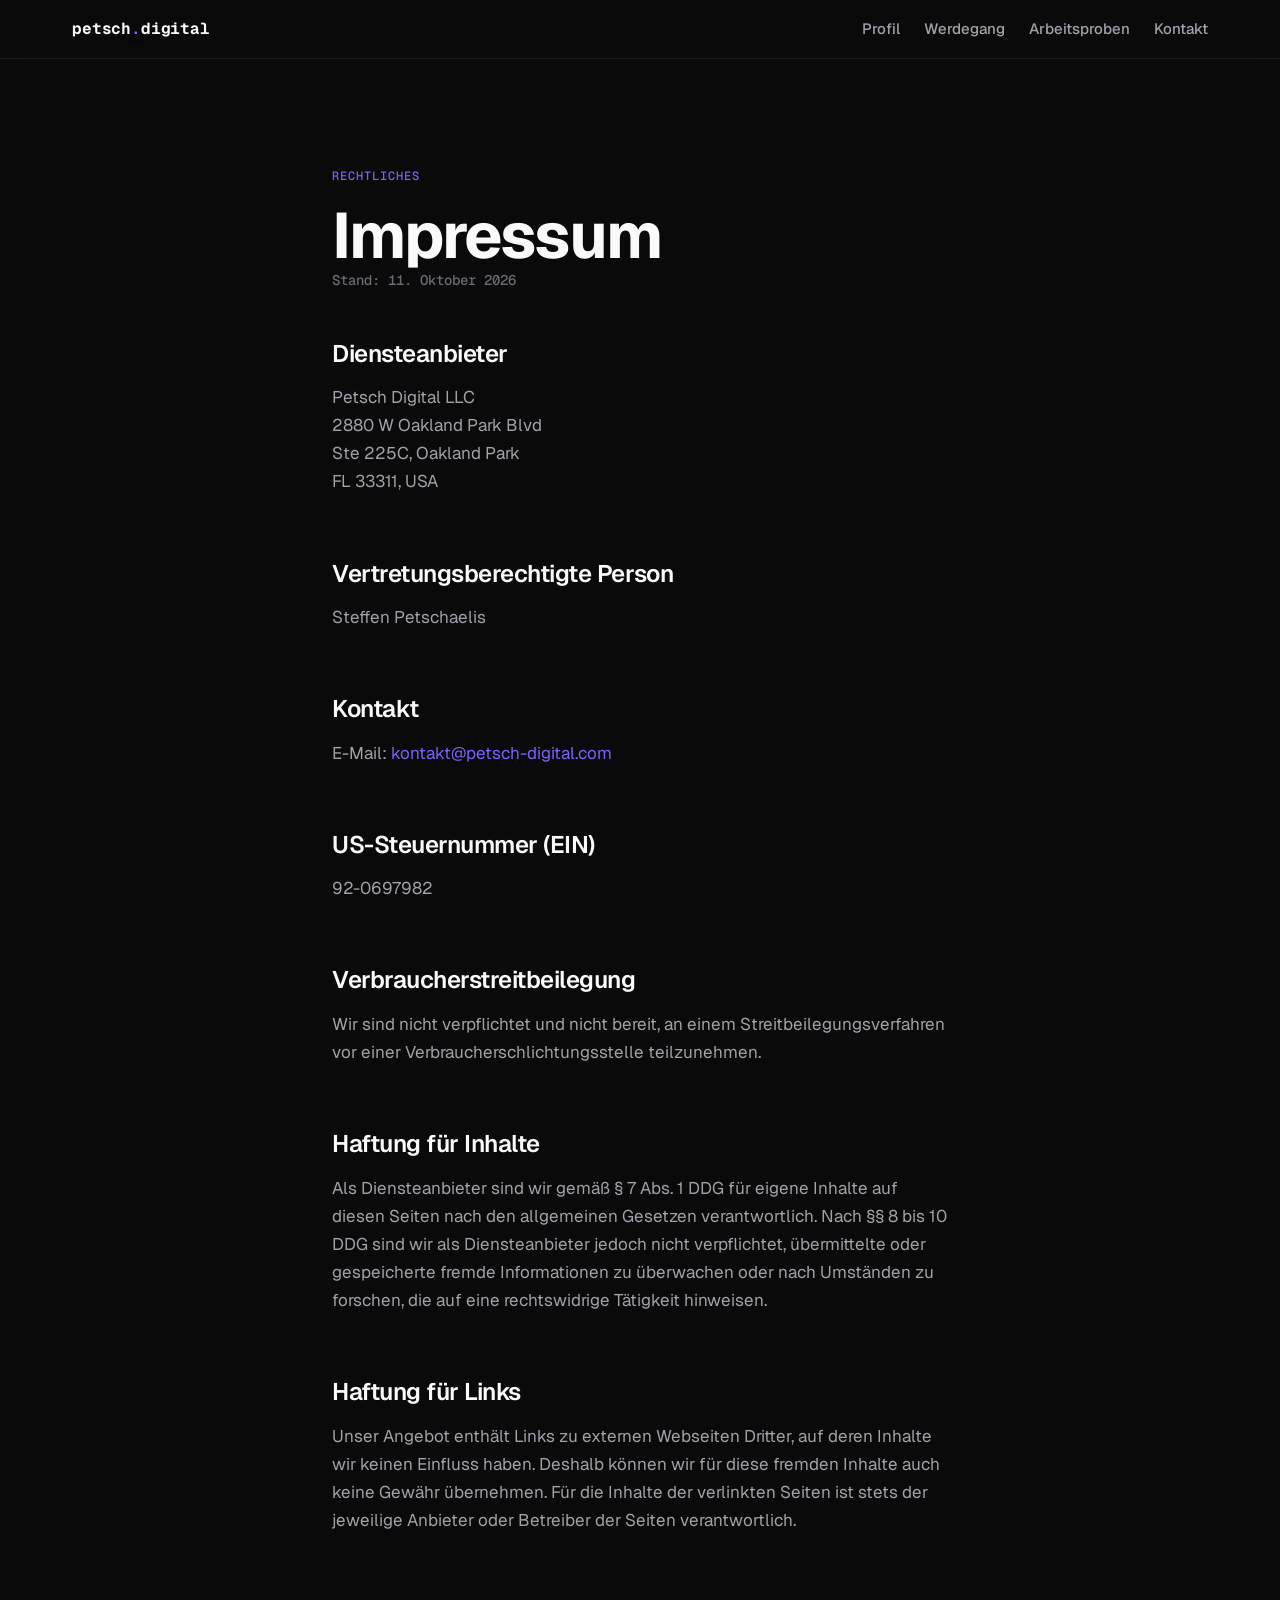
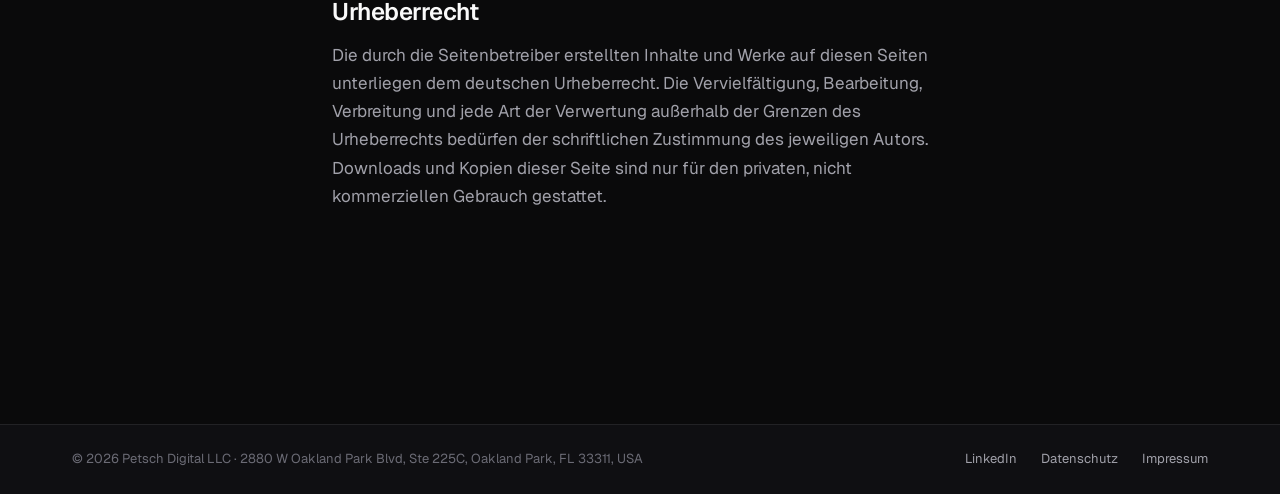
<file: impressum.html>
<!DOCTYPE html>
<html lang="de">
<head>
  <meta charset="UTF-8">
  <meta name="viewport" content="width=device-width, initial-scale=1">
  <!-- Favicon -->
  <link rel="icon" type="image/svg+xml" href="/favicon.svg">
  <link rel="icon" type="image/png" sizes="32x32" href="/assets/favicon/favicon-32.png">
  <link rel="icon" type="image/png" sizes="16x16" href="/assets/favicon/favicon-16.png">
  <link rel="apple-touch-icon" sizes="180x180" href="/apple-touch-icon.png">
  <link rel="manifest" href="/site.webmanifest">
  <meta name="theme-color" content="#0A0A0B">

  <title>Impressum | Petsch Digital</title>
  <meta name="description" content="Impressum der Petsch Digital LLC.">
  <meta name="robots" content="noindex,follow">

  <meta property="og:title" content="Impressum | Petsch Digital">
  <meta property="og:description" content="Impressum der Petsch Digital LLC.">
  <meta property="og:type" content="website">
 <link rel="canonical" href="https://petsch-digital.com/impressum">
  <meta property="og:url" content="https://petsch-digital.com/impressum">

  <link rel="preload" href="/assets/Fonts/Geist/Geist-Regular.ttf" as="font" type="font/ttf" crossorigin>

  <link rel="stylesheet" href="/assets/css/style.css">
</head>
<body>
  <a class="skip-link" href="#main">Zum Inhalt springen</a>

  <header class="site-header">
    <div class="container-wide site-header__inner">
      <a href="/" class="site-header__logo">petsch<span class="wordmark-dot">.</span>digital</a>
      <nav class="site-nav" aria-label="Hauptnavigation">
        <a href="/#profil">Profil</a>
        <a href="/#werdegang">Werdegang</a>
        <a href="/arbeitsproben">Arbeitsproben</a>
        <a href="/#kontakt">Kontakt</a>
      </nav>
    </div>
  </header>

  <main id="main">
    <section class="section">
      <div class="container">
        <span class="eyebrow">Rechtliches</span>
        <h1>Impressum</h1>
        <p class="legal-stand">Stand: 11. Oktober 2026</p>

        <article class="legal-content">
          <h2>Diensteanbieter</h2>
          <p>Petsch Digital LLC<br>2880 W Oakland Park Blvd<br>Ste 225C, Oakland Park<br>FL 33311, USA</p>

          <h2>Vertretungsberechtigte Person</h2>
          <p>Steffen Petschaelis</p>

          <h2>Kontakt</h2>
          <p>E-Mail: <a href="mailto:kontakt@petsch-digital.com">kontakt@petsch-digital.com</a></p>

          <h2>US-Steuernummer (EIN)</h2>
          <p>92-0697982</p>

          <h2>Verbraucherstreitbeilegung</h2>
          <p>Wir sind nicht verpflichtet und nicht bereit, an einem Streitbeilegungsverfahren vor einer Verbraucherschlichtungsstelle teilzunehmen.</p>

          <h2>Haftung für Inhalte</h2>
          <p>Als Diensteanbieter sind wir gemäß § 7 Abs. 1 DDG für eigene Inhalte auf diesen Seiten nach den allgemeinen Gesetzen verantwortlich. Nach §§ 8 bis 10 DDG sind wir als Diensteanbieter jedoch nicht verpflichtet, übermittelte oder gespeicherte fremde Informationen zu überwachen oder nach Umständen zu forschen, die auf eine rechtswidrige Tätigkeit hinweisen.</p>

          <h2>Haftung für Links</h2>
          <p>Unser Angebot enthält Links zu externen Webseiten Dritter, auf deren Inhalte wir keinen Einfluss haben. Deshalb können wir für diese fremden Inhalte auch keine Gewähr übernehmen. Für die Inhalte der verlinkten Seiten ist stets der jeweilige Anbieter oder Betreiber der Seiten verantwortlich.</p>

          <h2>Urheberrecht</h2>
          <p>Die durch die Seitenbetreiber erstellten Inhalte und Werke auf diesen Seiten unterliegen dem deutschen Urheberrecht. Die Vervielfältigung, Bearbeitung, Verbreitung und jede Art der Verwertung außerhalb der Grenzen des Urheberrechts bedürfen der schriftlichen Zustimmung des jeweiligen Autors. Downloads und Kopien dieser Seite sind nur für den privaten, nicht kommerziellen Gebrauch gestattet.</p>
        </article>
      </div>
    </section>
  </main>

  <footer class="site-footer">
    <div class="container-wide site-footer__bar">
      <p class="site-footer__legal">© 2026 Petsch Digital LLC · 2880 W Oakland Park Blvd, Ste 225C, Oakland Park, FL 33311, USA</p>
      <ul class="site-footer__links">
        <li><a href="https://www.linkedin.com/in/petsch-digital/" target="_blank" rel="noopener">LinkedIn</a></li>
        <li><a href="/datenschutz">Datenschutz</a></li>
        <li><a href="/impressum">Impressum</a></li>
      </ul>
    </div>
  </footer>
</body>
</html>
</file>
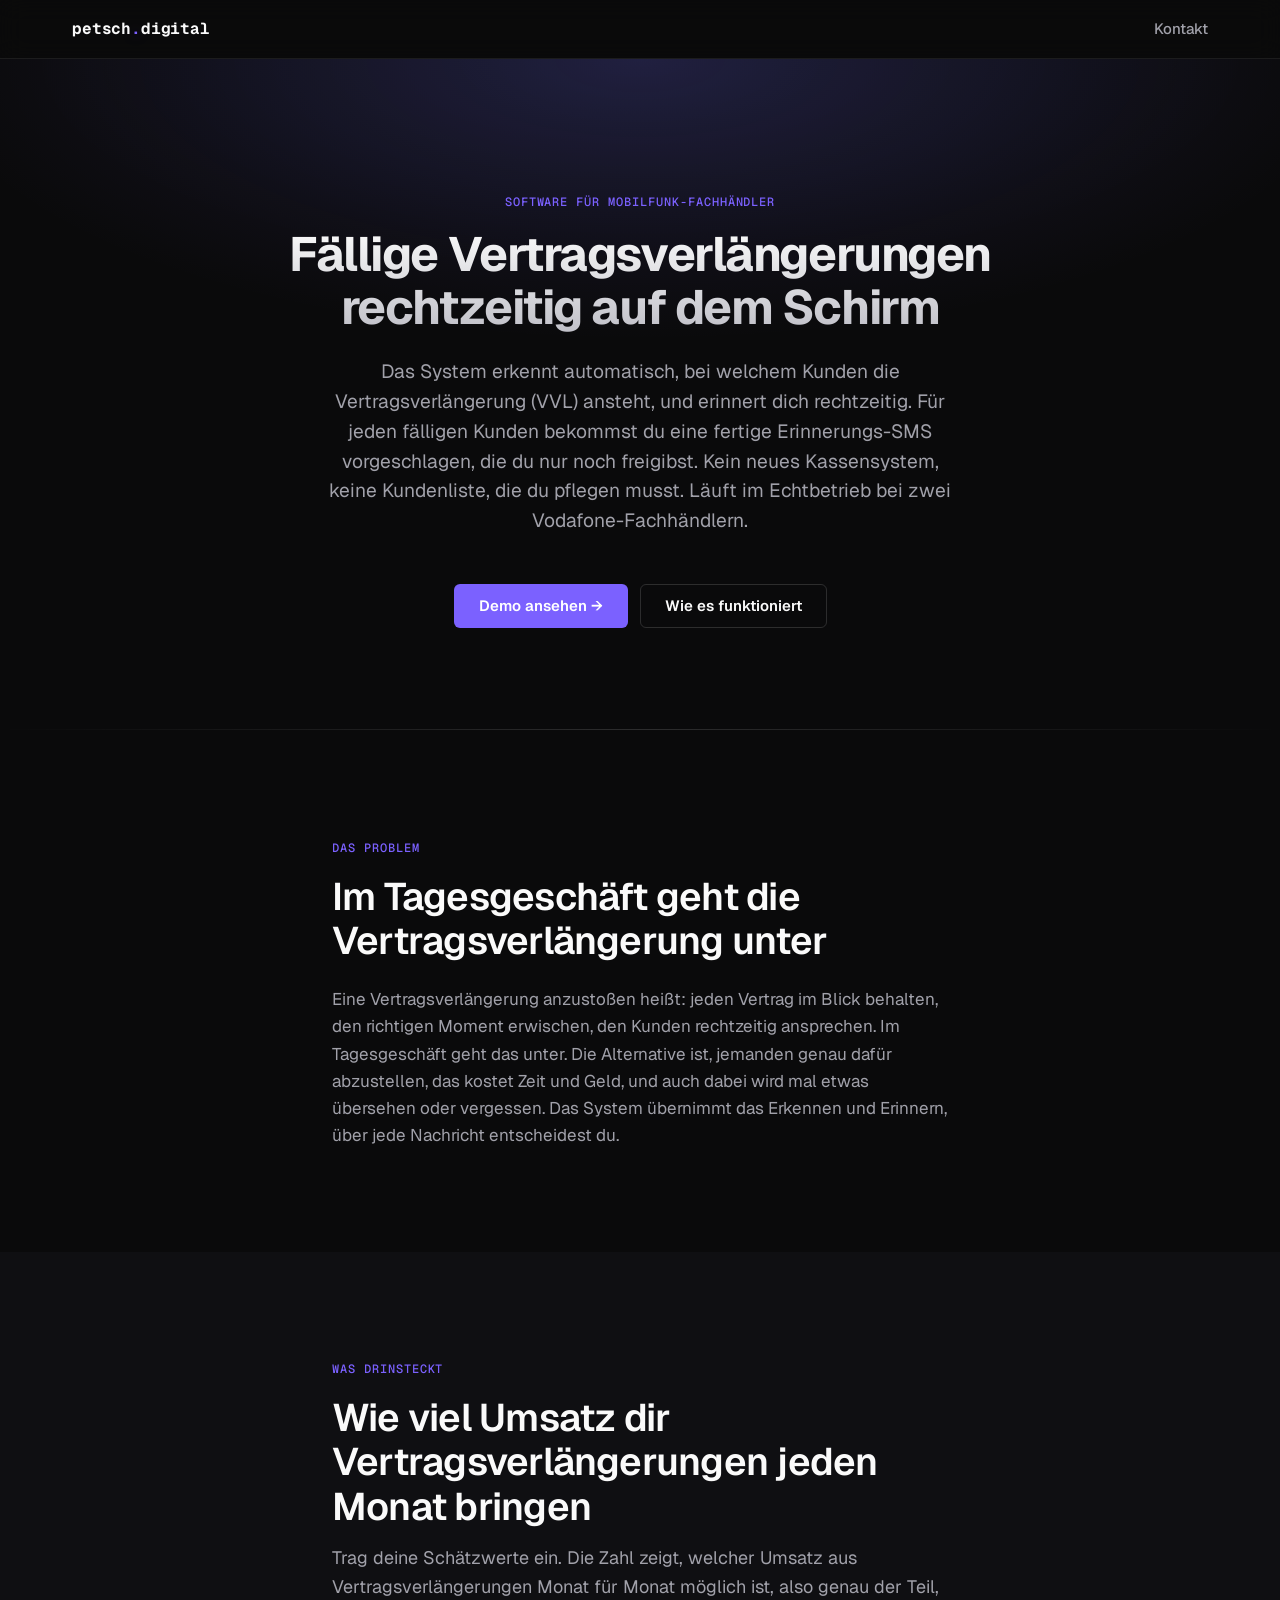
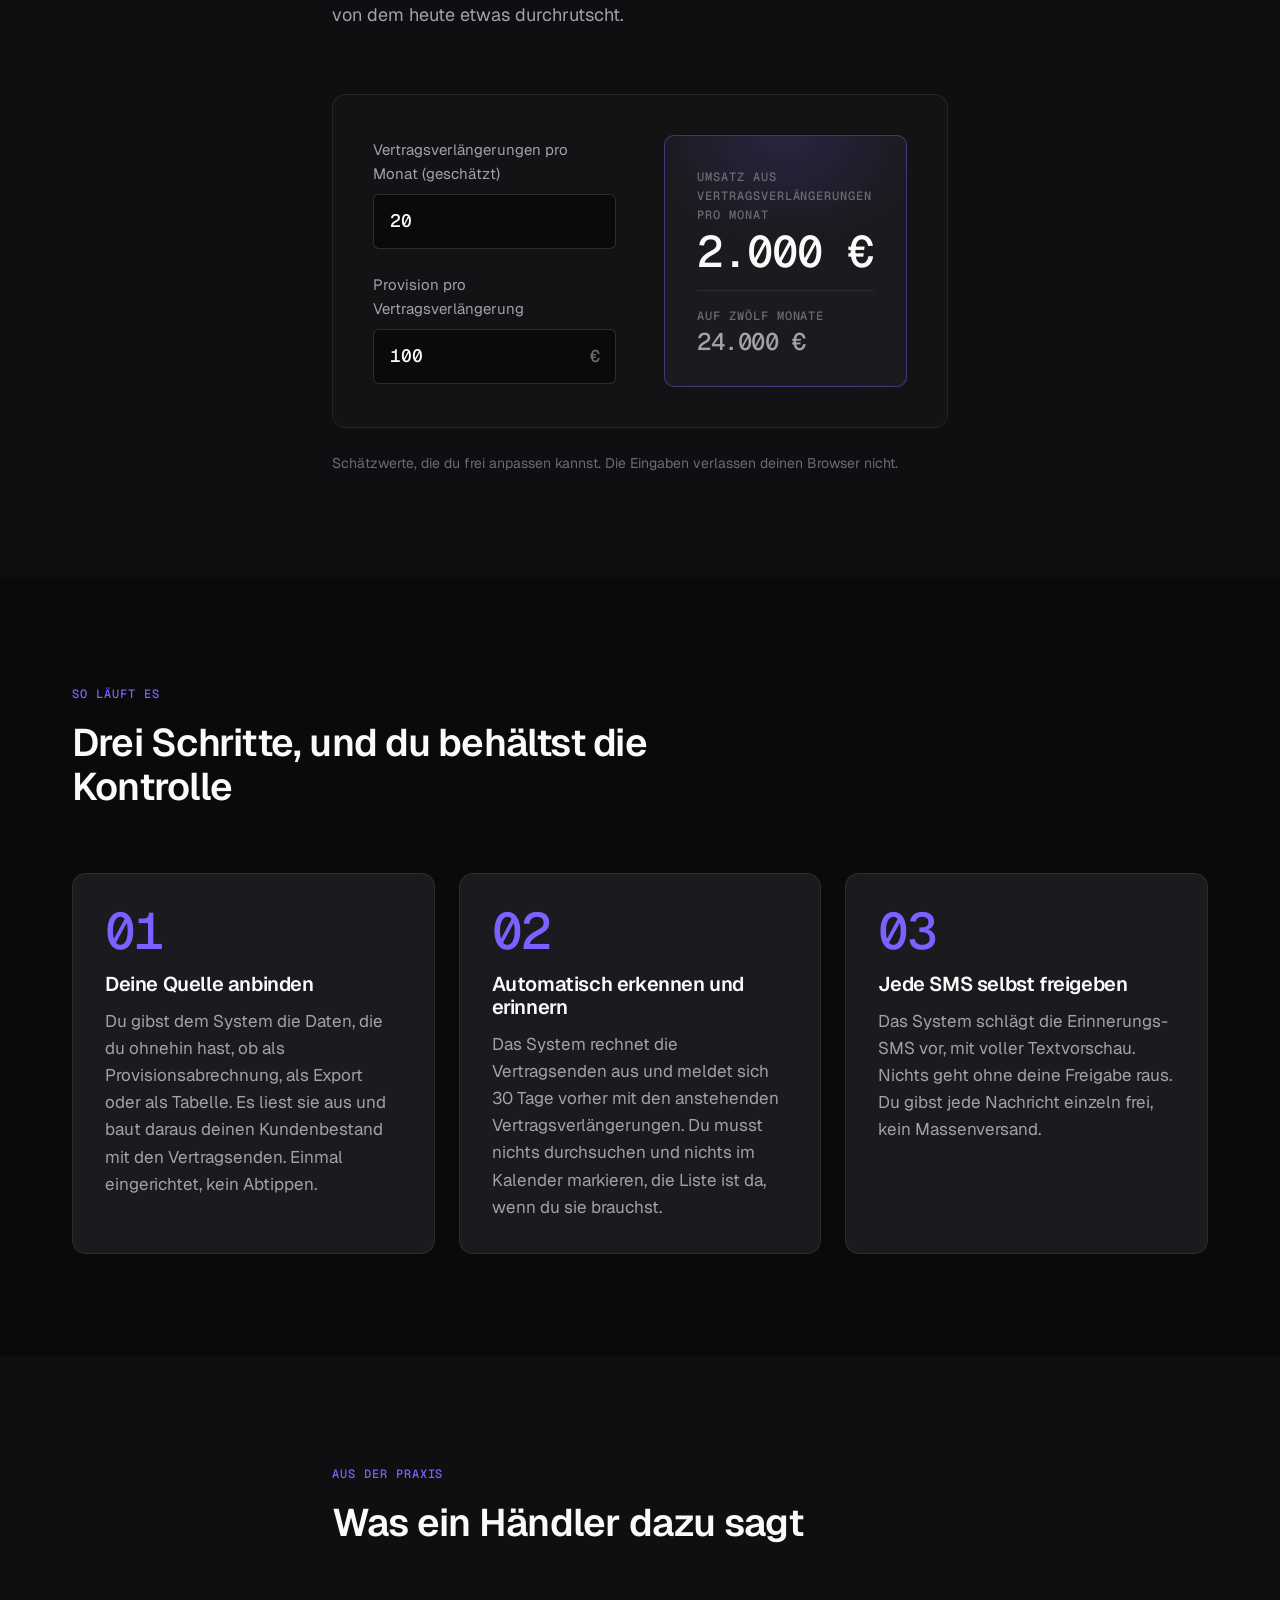
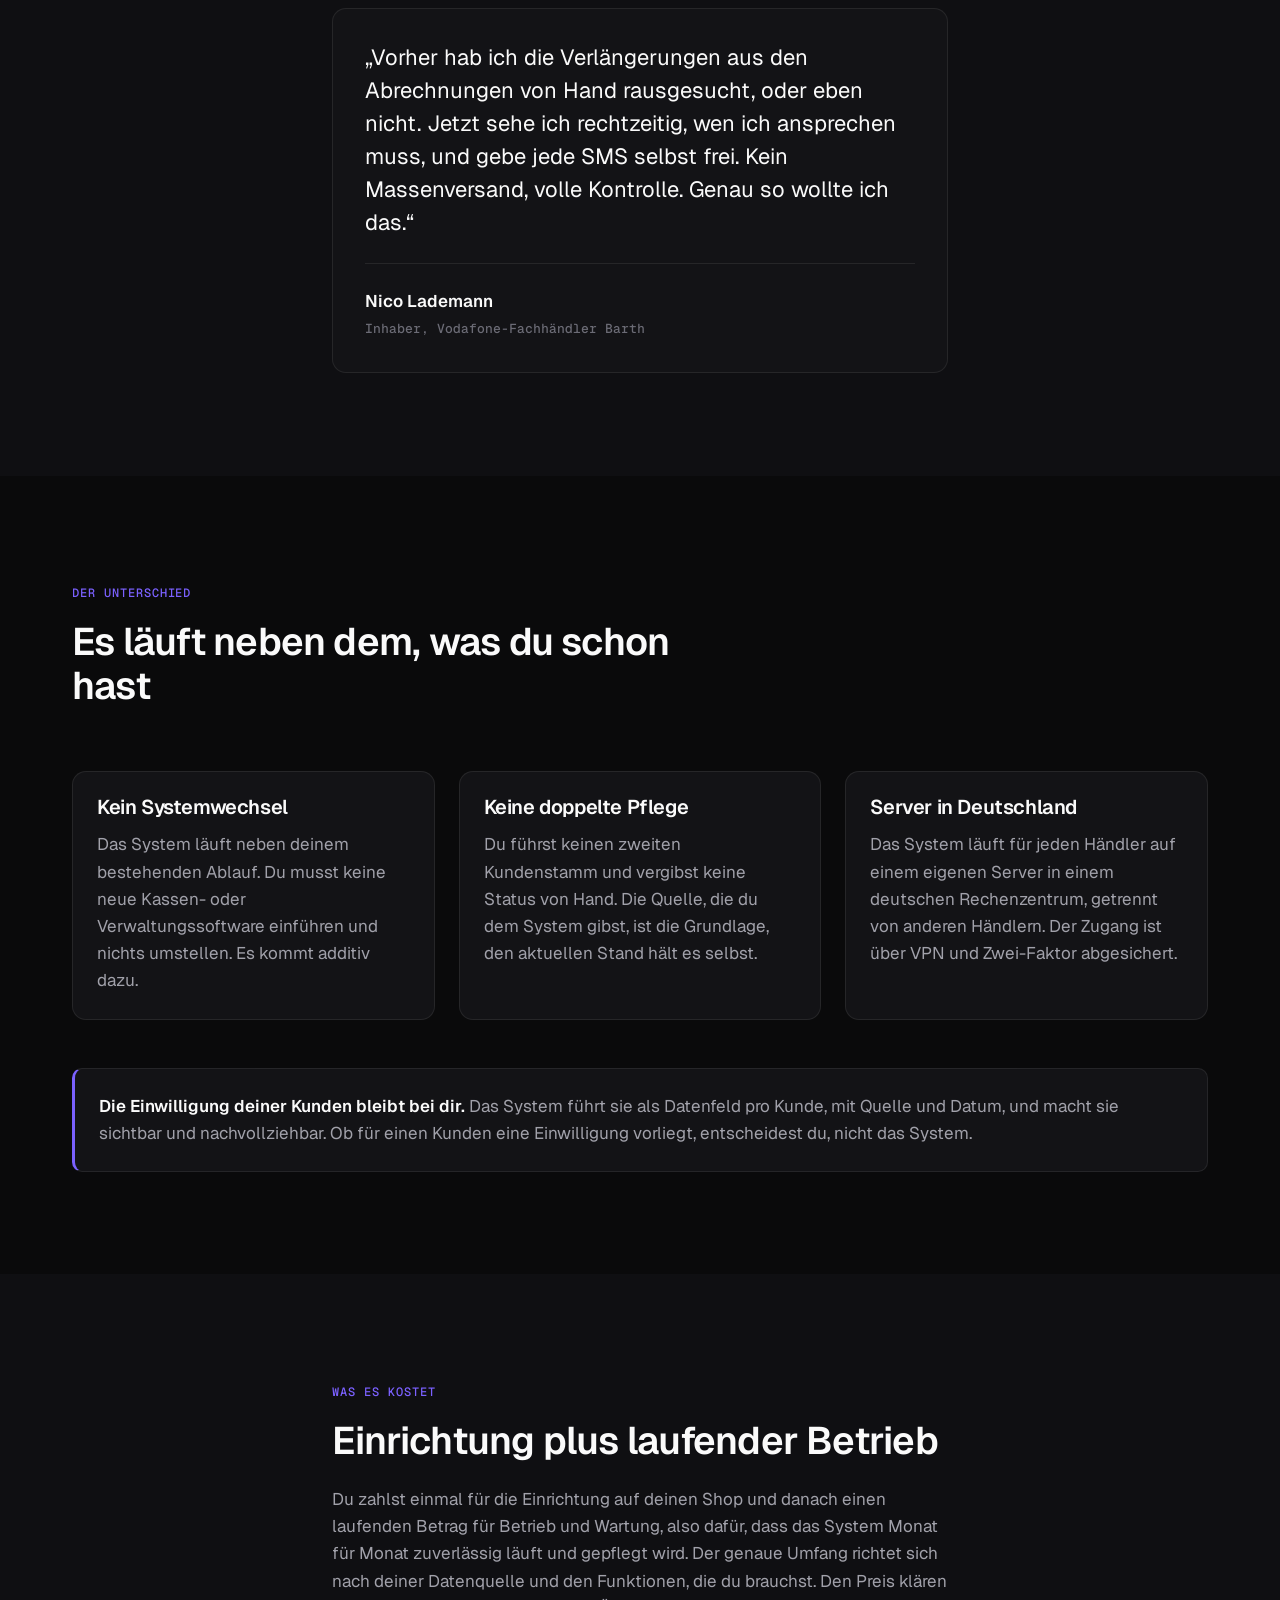
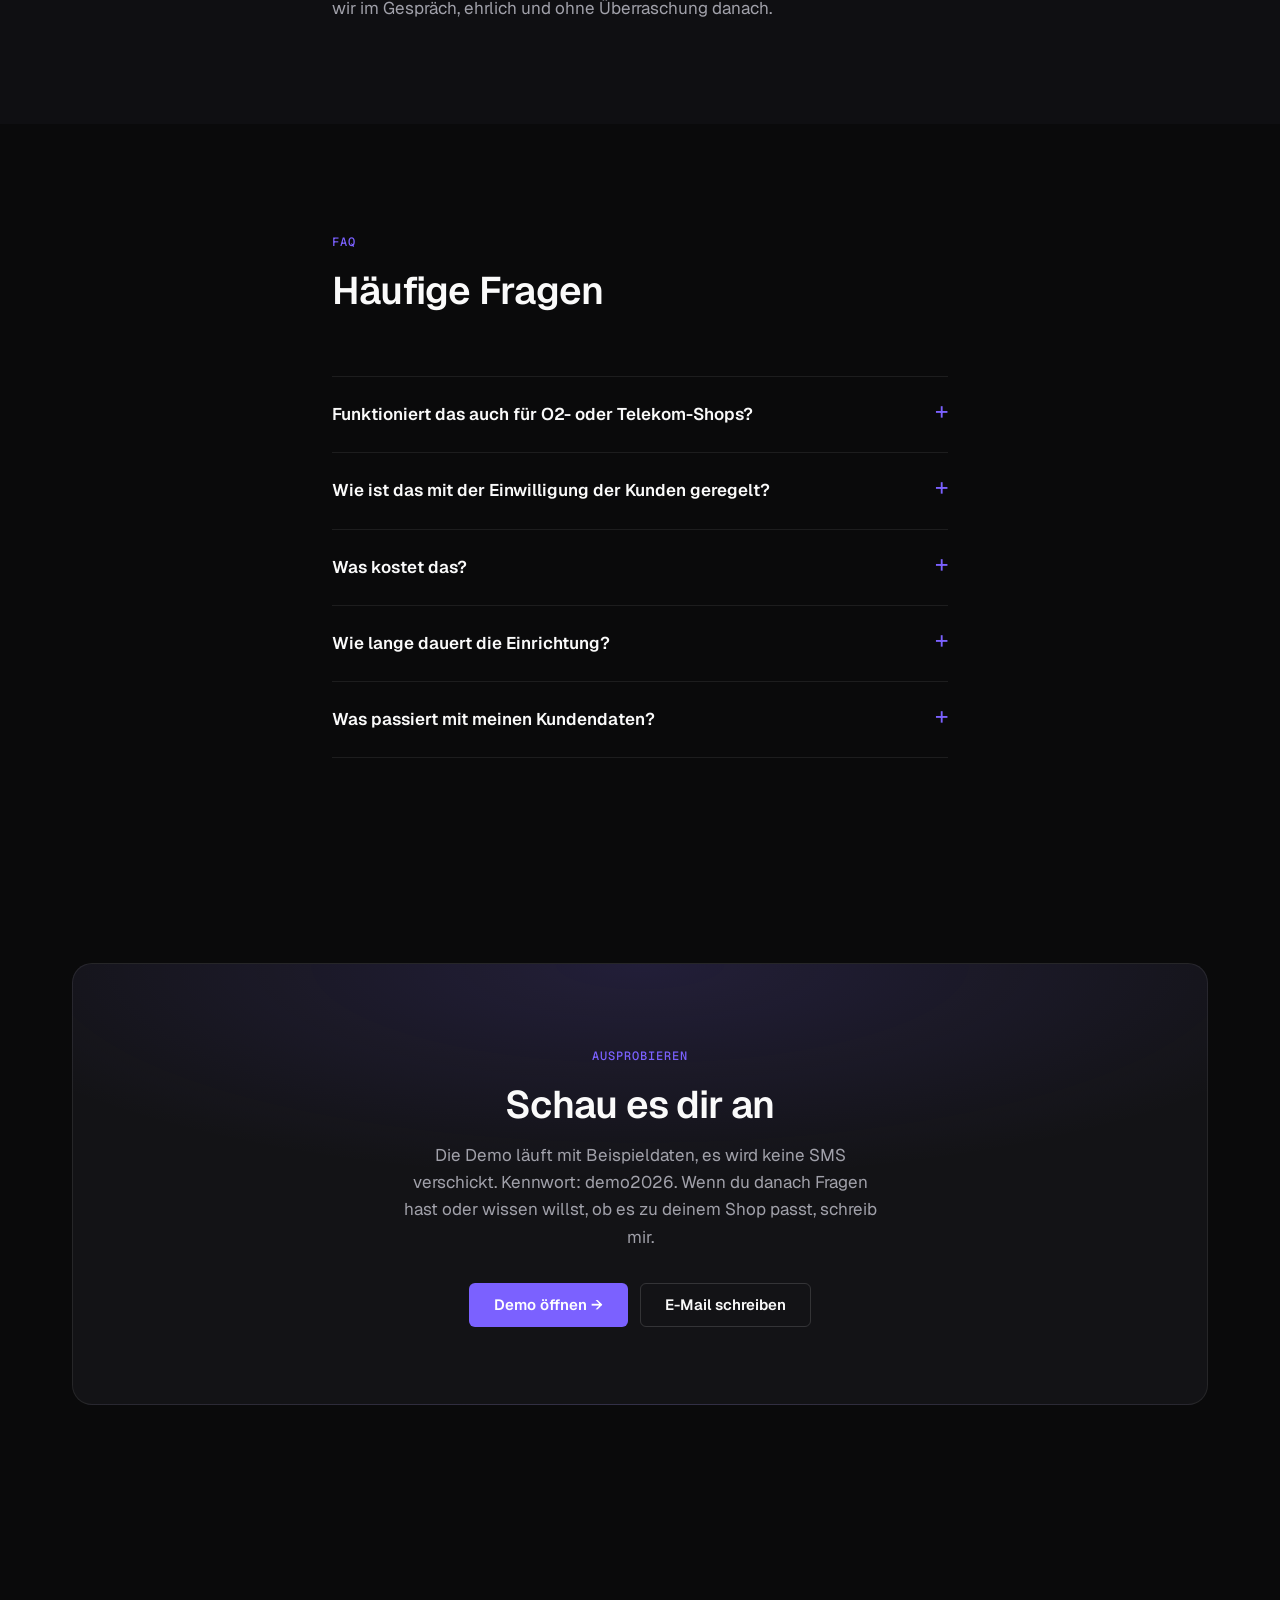
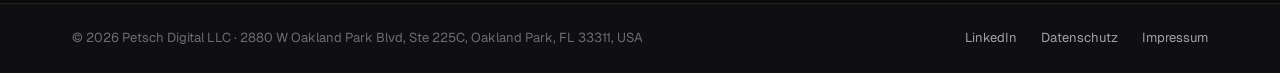
<file: vvl.html>
<!DOCTYPE html>
<html lang="de">
<head>
  <meta charset="UTF-8">
  <meta name="viewport" content="width=device-width, initial-scale=1">
  <!-- Favicon -->
  <link rel="icon" type="image/svg+xml" href="/favicon.svg">
  <link rel="icon" type="image/png" sizes="32x32" href="/assets/favicon/favicon-32.png">
  <link rel="icon" type="image/png" sizes="16x16" href="/assets/favicon/favicon-16.png">
  <link rel="apple-touch-icon" sizes="180x180" href="/apple-touch-icon.png">
  <link rel="manifest" href="/site.webmanifest">
  <meta name="theme-color" content="#0A0A0B">

  <title>Vertragsverlängerung automatisch erinnern: VVL-Automatik für Mobilfunk-Fachhändler | Petsch Digital</title>
  <meta name="description" content="Erinnere deine Mobilfunkkunden automatisch an die Vertragsverlängerung (VVL). Das System erkennt fällige Verträge und schlägt die SMS vor, du gibst sie frei. Kein Systemwechsel. Läuft bei zwei Vodafone-Fachhändlern.">

  <meta property="og:title" content="Vertragsverlängerung automatisch erinnern: VVL-Automatik für Mobilfunk-Fachhändler">
  <meta property="og:description" content="Erinnere deine Mobilfunkkunden automatisch an die Vertragsverlängerung. Das System erkennt fällige Verträge, du gibst jede SMS selbst frei. Kein Systemwechsel.">
  <meta property="og:type" content="website">
  <link rel="canonical" href="https://petsch-digital.com/vvl">
  <meta property="og:url" content="https://petsch-digital.com/vvl">
  <meta property="og:image" content="https://petsch-digital.com/og-image.png">
  <meta property="og:image:width" content="1200">
  <meta property="og:image:height" content="630">
  <meta property="og:image:alt" content="Steffen Petschaelis: Prozesse, Automatisierung und KI">
  <meta property="og:site_name" content="Petsch Digital">
  <meta property="og:locale" content="de_DE">

  <meta name="twitter:card" content="summary_large_image">
  <meta name="twitter:title" content="Vertragsverlängerung automatisch erinnern: VVL-Automatik für Mobilfunk-Fachhändler">
  <meta name="twitter:description" content="Erinnere deine Mobilfunkkunden automatisch an die Vertragsverlängerung. Das System erkennt fällige Verträge, du gibst jede SMS selbst frei. Kein Systemwechsel.">
  <meta name="twitter:image" content="https://petsch-digital.com/og-image.png">

  <link rel="preload" href="/assets/Fonts/Geist/Geist-Regular.ttf" as="font" type="font/ttf" crossorigin>

  <link rel="stylesheet" href="/assets/css/style.css">

  <!-- Additive Komponenten nur fuer diese Seite: Nutzen-Rechner + Zitat-Karte. style.css bleibt unberuehrt. -->
  <style>
    /* ---------- Nutzen-Rechner ---------- */
    .rechner {
      display: grid;
      grid-template-columns: 1fr;
      gap: var(--space-8);
      margin-top: var(--space-12);
      background: var(--surface);
      border: 1px solid var(--border);
      border-radius: var(--radius-lg);
      padding: clamp(1.5rem, 4vw, 2.5rem);
    }
    @media (min-width: 760px) {
      .rechner { grid-template-columns: 1fr 1fr; align-items: center; gap: var(--space-12); }
    }
    .rechner__inputs { display: flex; flex-direction: column; gap: var(--space-6); }
    .rechner__field { display: flex; flex-direction: column; gap: var(--space-2); }
    .rechner__label { font-size: 0.9375rem; color: var(--text-secondary); }
    .rechner__euro { position: relative; display: flex; align-items: center; }
    .rechner__euro input { padding-right: 2.5rem; }
    .rechner__suffix {
      position: absolute; right: 1rem;
      color: var(--text-muted); font-family: var(--font-mono);
      pointer-events: none;
    }
    .rechner input {
      width: 100%;
      background: var(--bg);
      border: 1px solid var(--border-strong);
      border-radius: var(--radius-sm);
      padding: 0.75rem 1rem;
      color: var(--text-primary);
      font-family: var(--font-mono);
      font-size: 1.125rem;
      transition: border-color var(--transition), box-shadow var(--transition);
    }
    .rechner input:focus-visible {
      outline: none;
      border-color: var(--accent);
      box-shadow: 0 0 0 3px var(--accent-glow);
    }
    .rechner__output {
      display: flex; flex-direction: column; gap: var(--space-4);
      background:
        radial-gradient(ellipse 80% 60% at 50% 0%, var(--accent-glow), transparent 70%),
        var(--surface-elevated);
      border: 1px solid var(--border-accent);
      border-radius: var(--radius);
      padding: var(--space-8);
    }
    .rechner__result { display: flex; flex-direction: column; gap: var(--space-1); }
    .rechner__result-label {
      font-family: var(--font-mono); font-size: 0.75rem;
      text-transform: uppercase; letter-spacing: 0.08em;
      color: var(--text-muted);
    }
    .rechner__result-value {
      font-family: var(--font-mono);
      font-size: clamp(2rem, 5vw, 2.75rem);
      font-weight: 500; color: var(--text-primary);
      letter-spacing: -0.02em; line-height: 1;
    }
    .rechner__result--sub { padding-top: var(--space-4); border-top: 1px solid var(--border); }
    .rechner__result--sub .rechner__result-value {
      font-size: clamp(1.25rem, 3vw, 1.5rem); color: var(--text-secondary);
    }

    /* ---------- Zitat-Karte ---------- */
    .zitat { margin-top: var(--space-12); }
    .zitat__text {
      font-size: clamp(1.125rem, 2vw, 1.375rem);
      color: var(--text-primary);
      line-height: 1.5;
    }
    .zitat__cite {
      display: flex; flex-direction: column; gap: var(--space-1);
      margin-top: var(--space-6); padding-top: var(--space-6);
      border-top: 1px solid var(--border);
    }
    .zitat__name { font-weight: 600; color: var(--text-primary); }
    .zitat__role { font-family: var(--font-mono); font-size: 0.8125rem; color: var(--text-muted); }

    /* ---------- Hero-H1: laengerer Satz, daher kompakter und mit ausgewogenem Umbruch ---------- */
    .hero h1 {
      font-size: clamp(2rem, 4vw, 3rem);
      line-height: 1.1;
      text-wrap: balance;
    }
  </style>
</head>
<body>
  <a class="skip-link" href="#main">Zum Inhalt springen</a>

  <header class="site-header">
    <div class="container-wide site-header__inner">
      <a href="/" class="site-header__logo">petsch<span class="wordmark-dot">.</span>digital</a>
      <nav class="site-nav" aria-label="Hauptnavigation">
        <a href="#kontakt">Kontakt</a>
      </nav>
    </div>
  </header>

  <main id="main">
    <!-- Hero -->
    <section class="hero">
      <div class="container-wide">
        <div class="hero__inner">
          <span class="eyebrow">Software für Mobilfunk-Fachhändler</span>
          <h1>Fällige Vertrags&shy;verlängerungen rechtzeitig auf dem Schirm</h1>
          <p class="lead">Das System erkennt automatisch, bei welchem Kunden die Vertragsverlängerung (VVL) ansteht, und erinnert dich rechtzeitig. Für jeden fälligen Kunden bekommst du eine fertige Erinnerungs-SMS vorgeschlagen, die du nur noch freigibst. Kein neues Kassensystem, keine Kundenliste, die du pflegen musst. Läuft im Echtbetrieb bei zwei Vodafone-Fachhändlern.</p>
          <div class="cta-row">
            <a class="btn" href="https://demo.petsch-digital.com/login" target="_blank" rel="noopener">Demo ansehen &rarr;</a>
            <a class="btn btn--secondary" href="#ablauf">Wie es funktioniert</a>
          </div>
        </div>
      </div>
    </section>

    <!-- Das Problem -->
    <section class="section">
      <div class="container">
        <span class="eyebrow">Das Problem</span>
        <h2>Im Tagesgeschäft geht die Vertragsverlängerung unter</h2>
        <p style="margin-top: var(--space-6); font-size: 1.0625rem;">Eine Vertragsverlängerung anzustoßen heißt: jeden Vertrag im Blick behalten, den richtigen Moment erwischen, den Kunden rechtzeitig ansprechen. Im Tagesgeschäft geht das unter. Die Alternative ist, jemanden genau dafür abzustellen, das kostet Zeit und Geld, und auch dabei wird mal etwas übersehen oder vergessen. Das System übernimmt das Erkennen und Erinnern, über jede Nachricht entscheidest du.</p>
      </div>
    </section>

    <!-- Nutzen-Rechner -->
    <section class="section section--surface" id="rechner">
      <div class="container">
        <div class="section__head">
          <span class="eyebrow">Was drinsteckt</span>
          <h2>Wie viel Umsatz dir Vertragsverlängerungen jeden Monat bringen</h2>
          <p class="section__lead">Trag deine Schätzwerte ein. Die Zahl zeigt, welcher Umsatz aus Vertragsverlängerungen Monat für Monat möglich ist, also genau der Teil, von dem heute etwas durchrutscht.</p>
        </div>

        <div class="rechner">
          <div class="rechner__inputs">
            <label class="rechner__field">
              <span class="rechner__label">Vertragsverlängerungen pro Monat (geschätzt)</span>
              <input type="number" id="r-anzahl" value="20" min="0" step="1" inputmode="numeric" aria-label="Vertragsverlängerungen pro Monat">
            </label>
            <label class="rechner__field">
              <span class="rechner__label">Provision pro Vertragsverlängerung</span>
              <span class="rechner__euro">
                <input type="number" id="r-provision" value="100" min="0" step="10" inputmode="numeric" aria-label="Provision pro Vertragsverlängerung in Euro">
                <span class="rechner__suffix">€</span>
              </span>
            </label>
          </div>
          <div class="rechner__output">
            <div class="rechner__result">
              <span class="rechner__result-label">Umsatz aus Vertragsverlängerungen pro Monat</span>
              <span class="rechner__result-value" id="r-monat">2.000 €</span>
            </div>
            <div class="rechner__result rechner__result--sub">
              <span class="rechner__result-label">Auf zwölf Monate</span>
              <span class="rechner__result-value" id="r-jahr">24.000 €</span>
            </div>
          </div>
        </div>

        <p class="text-muted" style="margin-top: var(--space-6);">Schätzwerte, die du frei anpassen kannst. Die Eingaben verlassen deinen Browser nicht.</p>
      </div>
    </section>

    <!-- So läuft es -->
    <section class="section" id="ablauf">
      <div class="container-wide">
        <div class="section__head">
          <span class="eyebrow">So läuft es</span>
          <h2>Drei Schritte, und du behältst die Kontrolle</h2>
        </div>

        <div class="ablauf-grid">
          <div class="ablauf-card">
            <div class="ablauf-number">01</div>
            <h3 class="ablauf-title">Deine Quelle anbinden</h3>
            <p class="ablauf-body">Du gibst dem System die Daten, die du ohnehin hast, ob als Provisionsabrechnung, als Export oder als Tabelle. Es liest sie aus und baut daraus deinen Kundenbestand mit den Vertragsenden. Einmal eingerichtet, kein Abtippen.</p>
          </div>
          <div class="ablauf-card">
            <div class="ablauf-number">02</div>
            <h3 class="ablauf-title">Automatisch erkennen und erinnern</h3>
            <p class="ablauf-body">Das System rechnet die Vertragsenden aus und meldet sich 30 Tage vorher mit den anstehenden Vertragsverlängerungen. Du musst nichts durchsuchen und nichts im Kalender markieren, die Liste ist da, wenn du sie brauchst.</p>
          </div>
          <div class="ablauf-card">
            <div class="ablauf-number">03</div>
            <h3 class="ablauf-title">Jede SMS selbst freigeben</h3>
            <p class="ablauf-body">Das System schlägt die Erinnerungs-SMS vor, mit voller Textvorschau. Nichts geht ohne deine Freigabe raus. Du gibst jede Nachricht einzeln frei, kein Massenversand.</p>
          </div>
        </div>
      </div>
    </section>

    <!-- Referenz Barth -->
    <section class="section section--surface">
      <div class="container">
        <div class="section__head">
          <span class="eyebrow">Aus der Praxis</span>
          <h2>Was ein Händler dazu sagt</h2>
        </div>

        <article class="card zitat">
          <p class="zitat__text">„Vorher hab ich die Verlängerungen aus den Abrechnungen von Hand rausgesucht, oder eben nicht. Jetzt sehe ich rechtzeitig, wen ich ansprechen muss, und gebe jede SMS selbst frei. Kein Massenversand, volle Kontrolle. Genau so wollte ich das.“</p>
          <footer class="zitat__cite">
            <span class="zitat__name">Nico Lademann</span>
            <span class="zitat__role">Inhaber, Vodafone-Fachhändler Barth</span>
          </footer>
        </article>
      </div>
    </section>

    <!-- Vertrauen -->
    <section class="section">
      <div class="container-wide">
        <div class="section__head">
          <span class="eyebrow">Der Unterschied</span>
          <h2>Es läuft neben dem, was du schon hast</h2>
        </div>

        <div class="ablauf-grid">
          <article class="card card--compact">
            <h3 class="ablauf-title">Kein Systemwechsel</h3>
            <p class="ablauf-body">Das System läuft neben deinem bestehenden Ablauf. Du musst keine neue Kassen- oder Verwaltungssoftware einführen und nichts umstellen. Es kommt additiv dazu.</p>
          </article>
          <article class="card card--compact">
            <h3 class="ablauf-title">Keine doppelte Pflege</h3>
            <p class="ablauf-body">Du führst keinen zweiten Kundenstamm und vergibst keine Status von Hand. Die Quelle, die du dem System gibst, ist die Grundlage, den aktuellen Stand hält es selbst.</p>
          </article>
          <article class="card card--compact">
            <h3 class="ablauf-title">Server in Deutschland</h3>
            <p class="ablauf-body">Das System läuft für jeden Händler auf einem eigenen Server in einem deutschen Rechenzentrum, getrennt von anderen Händlern. Der Zugang ist über VPN und Zwei-Faktor abgesichert.</p>
          </article>
        </div>

        <div class="notice" style="margin-top: var(--space-12);">
          <strong>Die Einwilligung deiner Kunden bleibt bei dir.</strong> Das System führt sie als Datenfeld pro Kunde, mit Quelle und Datum, und macht sie sichtbar und nachvollziehbar. Ob für einen Kunden eine Einwilligung vorliegt, entscheidest du, nicht das System.
        </div>
      </div>
    </section>

    <!-- Preis-Modell -->
    <section class="section section--surface">
      <div class="container">
        <span class="eyebrow">Was es kostet</span>
        <h2>Einrichtung plus laufender Betrieb</h2>
        <p style="margin-top: var(--space-6); font-size: 1.0625rem;">Du zahlst einmal für die Einrichtung auf deinen Shop und danach einen laufenden Betrag für Betrieb und Wartung, also dafür, dass das System Monat für Monat zuverlässig läuft und gepflegt wird. Der genaue Umfang richtet sich nach deiner Datenquelle und den Funktionen, die du brauchst. Den Preis klären wir im Gespräch, ehrlich und ohne Überraschung danach.</p>
      </div>
    </section>

    <!-- FAQ -->
    <section class="section">
      <div class="container">
        <div class="section__head">
          <span class="eyebrow">FAQ</span>
          <h2>Häufige Fragen</h2>
        </div>

        <div class="faq">
          <details>
            <summary>Funktioniert das auch für O2- oder Telekom-Shops?</summary>
            <p>Aktuell ist das System auf die Vodafone-Provisionsabrechnung ausgelegt, dort läuft es im Echtbetrieb. Andere Quellen und Formate lassen sich anbinden, das ist dann eine Anpassung an dein Format. Ob und wie das in deinem Fall geht, klären wir im Gespräch, bevor du dich festlegst.</p>
          </details>
          <details>
            <summary>Wie ist das mit der Einwilligung der Kunden geregelt?</summary>
            <p>Das System führt pro Kunde, ob eine Einwilligung vorliegt, mit Quelle und Datum. Ohne diesen Status verschickt es keine SMS. Die Entscheidung, ob eine Einwilligung vorliegt, triffst du. Das System macht sie nachvollziehbar, ersetzt aber nicht deine Verantwortung dafür.</p>
          </details>
          <details>
            <summary>Was kostet das?</summary>
            <p>Einmalige Einrichtung auf deinen Shop plus ein laufender Betrag für Betrieb und Wartung. Der Umfang hängt davon ab, womit du arbeitest und welche Funktionen du brauchst, deshalb nenne ich dir den Preis im Gespräch und nicht pauschal vorab.</p>
          </details>
          <details>
            <summary>Wie lange dauert die Einrichtung?</summary>
            <p>Das hängt von deiner Datenquelle ab. Muss ein neues Format erst angebunden werden, dauert es länger als bei einer Quelle, die schon unterstützt wird. Den Rahmen für deinen Fall nenne ich dir nach einem ersten Gespräch, bevor etwas verbindlich wird.</p>
          </details>
          <details>
            <summary>Was passiert mit meinen Kundendaten?</summary>
            <p>Sie liegen auf einem eigenen Server in einem deutschen Rechenzentrum, getrennt von den Daten anderer Händler. Der Zugang ist über VPN und Zwei-Faktor abgesichert. Die Einzelheiten regelt ein Auftragsverarbeitungs-Vertrag, den wir vor dem Start abschließen.</p>
          </details>
        </div>
      </div>
    </section>

    <!-- Final CTA -->
    <section class="section" id="kontakt">
      <div class="container-wide">
        <div class="cta-block">
          <span class="eyebrow">Ausprobieren</span>
          <h2>Schau es dir an</h2>
          <p>Die Demo läuft mit Beispieldaten, es wird keine SMS verschickt. Kennwort: demo2026. Wenn du danach Fragen hast oder wissen willst, ob es zu deinem Shop passt, schreib mir.</p>
          <div class="cta-row" style="justify-content: center;">
            <a class="btn" href="https://demo.petsch-digital.com/login" target="_blank" rel="noopener">Demo öffnen &rarr;</a>
            <a class="btn btn--secondary" href="mailto:steffen@petsch-digital.com">E-Mail schreiben</a>
          </div>
        </div>
      </div>
    </section>
  </main>

  <footer class="site-footer">
    <div class="container-wide site-footer__bar">
      <p class="site-footer__legal">© 2026 Petsch Digital LLC · 2880 W Oakland Park Blvd, Ste 225C, Oakland Park, FL 33311, USA</p>
      <ul class="site-footer__links">
        <li><a href="https://www.linkedin.com/in/petsch-digital/" target="_blank" rel="noopener">LinkedIn</a></li>
        <li><a href="/datenschutz">Datenschutz</a></li>
        <li><a href="/impressum">Impressum</a></li>
      </ul>
    </div>
  </footer>

  <script>
    (function () {
      var a = document.getElementById('r-anzahl');
      var p = document.getElementById('r-provision');
      var m = document.getElementById('r-monat');
      var j = document.getElementById('r-jahr');
      var nf = new Intl.NumberFormat('de-DE');
      function fmt(n) { return nf.format(Math.round(n)) + ' €'; }
      function calc() {
        var anzahl = Math.max(0, parseFloat(a.value) || 0);
        var prov = Math.max(0, parseFloat(p.value) || 0);
        var monat = anzahl * prov;
        m.textContent = fmt(monat);
        j.textContent = fmt(monat * 12);
      }
      a.addEventListener('input', calc);
      p.addEventListener('input', calc);
      calc();
    })();
  </script>

  <script type="application/ld+json">
  {
    "@context": "https://schema.org",
    "@type": "FAQPage",
    "mainEntity": [
      {
        "@type": "Question",
        "name": "Funktioniert das auch für O2- oder Telekom-Shops?",
        "acceptedAnswer": {
          "@type": "Answer",
          "text": "Aktuell ist das System auf die Vodafone-Provisionsabrechnung ausgelegt, dort läuft es im Echtbetrieb. Andere Quellen und Formate lassen sich anbinden, das ist dann eine Anpassung an dein Format. Ob und wie das in deinem Fall geht, klären wir im Gespräch, bevor du dich festlegst."
        }
      },
      {
        "@type": "Question",
        "name": "Wie ist das mit der Einwilligung der Kunden geregelt?",
        "acceptedAnswer": {
          "@type": "Answer",
          "text": "Das System führt pro Kunde, ob eine Einwilligung vorliegt, mit Quelle und Datum. Ohne diesen Status verschickt es keine SMS. Die Entscheidung, ob eine Einwilligung vorliegt, triffst du. Das System macht sie nachvollziehbar, ersetzt aber nicht deine Verantwortung dafür."
        }
      },
      {
        "@type": "Question",
        "name": "Was kostet das?",
        "acceptedAnswer": {
          "@type": "Answer",
          "text": "Einmalige Einrichtung auf deinen Shop plus ein laufender Betrag für Betrieb und Wartung. Der Umfang hängt davon ab, womit du arbeitest und welche Funktionen du brauchst, deshalb nenne ich dir den Preis im Gespräch und nicht pauschal vorab."
        }
      },
      {
        "@type": "Question",
        "name": "Wie lange dauert die Einrichtung?",
        "acceptedAnswer": {
          "@type": "Answer",
          "text": "Das hängt von deiner Datenquelle ab. Muss ein neues Format erst angebunden werden, dauert es länger als bei einer Quelle, die schon unterstützt wird. Den Rahmen für deinen Fall nenne ich dir nach einem ersten Gespräch, bevor etwas verbindlich wird."
        }
      },
      {
        "@type": "Question",
        "name": "Was passiert mit meinen Kundendaten?",
        "acceptedAnswer": {
          "@type": "Answer",
          "text": "Sie liegen auf einem eigenen Server in einem deutschen Rechenzentrum, getrennt von den Daten anderer Händler. Der Zugang ist über VPN und Zwei-Faktor abgesichert. Die Einzelheiten regelt ein Auftragsverarbeitungs-Vertrag, den wir vor dem Start abschließen."
        }
      }
    ]
  }
  </script>
</body>
</html>
</file>
<file: assets/css/style.css>
/* =========================================================
   petsch-digital — dark-first design system
   Vanilla CSS, no framework, no build step.
   ========================================================= */

/* ---------- Local fonts ---------- */
/* Geist Sans */
@font-face {
  font-family: 'Geist';
  src: url('/assets/Fonts/Geist/Geist-Regular.ttf') format('truetype');
  font-weight: 400;
  font-style: normal;
  font-display: swap;
}

@font-face {
  font-family: 'Geist';
  src: url('/assets/Fonts/Geist/Geist-Medium.ttf') format('truetype');
  font-weight: 500;
  font-style: normal;
  font-display: swap;
}

@font-face {
  font-family: 'Geist';
  src: url('/assets/Fonts/Geist/Geist-SemiBold.ttf') format('truetype');
  font-weight: 600;
  font-style: normal;
  font-display: swap;
}

@font-face {
  font-family: 'Geist';
  src: url('/assets/Fonts/Geist/Geist-Bold.ttf') format('truetype');
  font-weight: 700;
  font-style: normal;
  font-display: swap;
}

/* Geist Mono */
@font-face {
  font-family: 'Geist Mono';
  src: url('/assets/Fonts/Geist/GeistMono-Medium.ttf') format('truetype');
  font-weight: 500;
  font-style: normal;
  font-display: swap;
}

@font-face {
  font-family: 'Geist Mono';
  src: url('/assets/Fonts/Geist/GeistMono-Bold.ttf') format('truetype');
  font-weight: 700;
  font-style: normal;
  font-display: swap;
}

/* ---------- Design tokens ---------- */
:root {
  /* Backgrounds */
  --bg: #0A0A0B;
  --surface: #131316;
  --surface-elevated: #1A1A1F;
  --surface-subtle: #0F0F12;

  /* Borders */
  --border: rgba(255, 255, 255, 0.08);
  --border-strong: rgba(255, 255, 255, 0.14);
  --border-accent: rgba(123, 97, 255, 0.4);

  /* Text */
  --text-primary: #FAFAFA;
  --text-secondary: #A1A1AA;
  --text-muted: #6B6B75;

  /* Accent */
  --accent: #7B61FF;
  --accent-hover: #9580FF;
  --accent-glow: rgba(123, 97, 255, 0.15);
  --accent-gradient: linear-gradient(135deg, #7B61FF 0%, #5B8EFF 100%);

  /* Typography */
  --font-sans: 'Geist', -apple-system, BlinkMacSystemFont, sans-serif;
  --font-mono: 'Geist Mono', ui-monospace, 'SF Mono', monospace;
  --line-height-body: 1.6;
  --line-height-heading: 1.15;
  --letter-spacing-tight: -0.02em;
  --letter-spacing-tighter: -0.03em;

  /* Container */
  --container-wide: 1200px;
  --container-text: 680px;

  /* Spacing */
  --space-1: 0.25rem;
  --space-2: 0.5rem;
  --space-3: 0.75rem;
  --space-4: 1rem;
  --space-6: 1.5rem;
  --space-8: 2rem;
  --space-12: 3rem;
  --space-16: 4rem;
  --space-20: 5rem;
  --space-24: 6rem;
  --space-32: 8rem;

  /* Radius */
  --radius-sm: 6px;
  --radius: 10px;
  --radius-lg: 14px;
  --radius-xl: 20px;

  /* Transitions */
  --transition: 150ms cubic-bezier(0.16, 1, 0.3, 1);
}

/* ---------- Modern reset ---------- */
*, *::before, *::after {
  box-sizing: border-box;
}

* {
  margin: 0;
}

html {
  -webkit-text-size-adjust: 100%;
  scroll-behavior: smooth;
  scroll-padding-top: 5rem;
}

body {
  font-family: var(--font-sans);
  font-size: 1rem;
  line-height: var(--line-height-body);
  color: var(--text-primary);
  background: var(--bg);
  -webkit-font-smoothing: antialiased;
  -moz-osx-font-smoothing: grayscale;
  text-rendering: optimizeLegibility;
  min-height: 100vh;
}

@media (min-width: 720px) {
  body {
    font-size: 1.0625rem;
  }
}

img, picture, svg, video {
  display: block;
  max-width: 100%;
  height: auto;
}

input, button, textarea, select {
  font: inherit;
  color: inherit;
}

button {
  cursor: pointer;
  border: none;
  background: none;
}

ul, ol {
  padding-left: 0;
  list-style: none;
}

::selection {
  background: var(--accent);
  color: #FFFFFF;
}

/* ---------- Typography ---------- */
h1, h2, h3, h4, h5, h6 {
  line-height: var(--line-height-heading);
  color: var(--text-primary);
  font-weight: 600;
}

h1 {
  font-size: clamp(2.5rem, 5vw, 4rem);
  font-weight: 700;
  letter-spacing: var(--letter-spacing-tighter);
  line-height: 1.05;
}

/* Langes Einzelwort (Datenschutz): unter 480px an Viewport koppeln */
@media (max-width: 479px) {
  h1.h1-long {
    font-size: 8vw;
  }
}

/* Ab 480px: Obergrenze, damit das Wort in die Textspalte passt (616px Spalte, Wort = 10,4em) */
@media (min-width: 480px) {
  h1.h1-long {
    font-size: clamp(2.5rem, 5vw, 3.5rem);
  }
}

h2 {
  font-size: clamp(1.75rem, 3vw, 2.5rem);
  letter-spacing: var(--letter-spacing-tight);
  line-height: 1.15;
}

h3 {
  font-size: 1.25rem;
  font-weight: 600;
  letter-spacing: var(--letter-spacing-tight);
}

p {
  color: var(--text-secondary);
}

p + p {
  margin-top: var(--space-4);
}

a {
  color: var(--accent);
  text-decoration: none;
  transition: color var(--transition);
}

a:hover {
  color: var(--accent-hover);
}

a:focus-visible {
  outline: 2px solid var(--accent);
  outline-offset: 3px;
  border-radius: var(--radius-sm);
}

strong {
  font-weight: 600;
  color: var(--text-primary);
}

small {
  font-size: 0.875rem;
}

/* ---------- Eyebrow label ---------- */
.eyebrow {
  font-family: var(--font-mono);
  font-size: 0.75rem;
  font-weight: 500;
  color: var(--accent);
  letter-spacing: 0.08em;
  text-transform: uppercase;
  display: inline-block;
  margin-bottom: var(--space-4);
}

.eyebrow--muted {
  color: var(--text-muted);
}

/* ---------- Skip link ---------- */
.skip-link {
  position: absolute;
  left: -9999px;
  top: 0;
  padding: var(--space-3) var(--space-4);
  background: var(--surface);
  color: var(--text-primary);
  font-weight: 600;
  border: 1px solid var(--border-accent);
  border-radius: var(--radius-sm);
  z-index: 100;
}

.skip-link:focus {
  left: var(--space-4);
  top: var(--space-4);
}

.visually-hidden {
  position: absolute;
  width: 1px;
  height: 1px;
  padding: 0;
  margin: -1px;
  overflow: hidden;
  clip: rect(0, 0, 0, 0);
  white-space: nowrap;
  border: 0;
}

/* ---------- Containers ---------- */
.container {
  width: 100%;
  max-width: var(--container-text);
  margin-inline: auto;
  padding-inline: var(--space-6);
}

.container-wide {
  width: 100%;
  max-width: var(--container-wide);
  margin-inline: auto;
  padding-inline: var(--space-6);
}

@media (min-width: 720px) {
  .container,
  .container-wide {
    padding-inline: var(--space-8);
  }
}

/* ---------- Sticky header ---------- */
.site-header {
  position: sticky;
  top: 0;
  z-index: 50;
  background: rgba(10, 10, 11, 0.7);
  backdrop-filter: blur(12px);
  -webkit-backdrop-filter: blur(12px);
  border-bottom: 1px solid var(--border);
}

.site-header__inner {
  display: flex;
  align-items: center;
  justify-content: space-between;
  gap: var(--space-6);
  padding-block: var(--space-4);
  flex-wrap: wrap;
}

.site-header__logo {
  font-family: var(--font-mono);
  font-weight: 700;
  font-size: 1rem;
  color: var(--text-primary);
  letter-spacing: -0.01em;
  transition: color var(--transition);
}

.site-header__logo:hover {
  color: var(--accent-hover);
}

.site-header__logo .wordmark-dot {
  color: var(--accent) !important;
  font-weight: 700;
  text-shadow: 0 0 12px rgba(123, 97, 255, 0.6);
}

.site-nav {
  display: flex;
  gap: var(--space-6);
  align-items: center;
  flex-wrap: wrap;
}

.site-nav a {
  color: var(--text-secondary);
  font-size: 0.9375rem;
  font-weight: 500;
  transition: color var(--transition);
}

.site-nav a:hover,
.site-nav a[aria-current="page"] {
  color: var(--text-primary);
}

.site-nav a[aria-current="page"] {
  font-weight: 600;
}

@media (max-width: 479px) {
  .site-nav {
    gap: var(--space-3);
  }

  .site-nav a {
    font-size: 0.875rem;
  }
}

/* ---------- Sections ---------- */
main {
  display: block;
}

.section {
  padding-block: clamp(4rem, 8vw, 8rem);
}

.section--tight {
  padding-block: clamp(3rem, 5vw, 5rem);
}

.section--snug {
  padding-block: clamp(3.25rem, 7vw, 6.5rem);
}

.section--surface {
  background: var(--surface-subtle);
}

.section__head {
  max-width: var(--container-text);
  margin-bottom: var(--space-16);
}

.section__head--center {
  text-align: center;
  margin-inline: auto;
}

.section__lead {
  margin-top: var(--space-4);
  font-size: 1.125rem;
  color: var(--text-secondary);
}

/* ---------- Hero ---------- */
.hero {
  position: relative;
  padding-block: clamp(5rem, 10vw, 9rem) clamp(4rem, 8vw, 7rem);
  overflow: hidden;
  isolation: isolate;
  text-align: center;
}

.hero::before {
  content: "";
  position: absolute;
  inset: 0;
  background:
    radial-gradient(ellipse 80% 60% at 50% 0%, var(--accent-glow), transparent 70%),
    radial-gradient(ellipse 60% 40% at 50% 0%, rgba(91, 142, 255, 0.08), transparent 80%);
  z-index: -1;
  pointer-events: none;
}

.hero::after {
  content: "";
  position: absolute;
  inset: auto 0 0 0;
  height: 1px;
  background: linear-gradient(90deg, transparent, var(--border-strong), transparent);
  z-index: -1;
}

.hero__inner {
  max-width: 820px;
  margin-inline: auto;
}

.hero h1 {
  margin-bottom: var(--space-6);
  background: linear-gradient(180deg, #FAFAFA 0%, #C0C0C8 100%);
  -webkit-background-clip: text;
  background-clip: text;
  color: transparent;
}

.hero .lead {
  font-size: clamp(1.0625rem, 1.5vw, 1.25rem);
  color: var(--text-secondary);
  max-width: 640px;
  margin-inline: auto;
  line-height: 1.55;
}

.hero .cta-row {
  margin-top: var(--space-12);
}

/* ---------- Buttons ---------- */
.cta-row {
  display: flex;
  gap: var(--space-3);
  flex-wrap: wrap;
}

.section__head--center .cta-row,
.hero .cta-row {
  justify-content: center;
}

.btn {
  display: inline-flex;
  align-items: center;
  justify-content: center;
  gap: var(--space-2);
  background: var(--accent);
  color: #FFFFFF;
  padding: 0.75rem 1.5rem;
  border-radius: var(--radius-sm);
  font-weight: 600;
  font-size: 0.9375rem;
  line-height: 1.2;
  transition: background-color var(--transition), box-shadow var(--transition), color var(--transition);
  text-decoration: none;
  border: 1px solid transparent;
  white-space: nowrap;
}

.btn:hover {
  background: var(--accent-hover);
  color: #FFFFFF;
  box-shadow: 0 0 0 4px var(--accent-glow);
}

.btn:focus-visible {
  outline: 2px solid var(--accent-hover);
  outline-offset: 3px;
}

.btn--secondary {
  background: transparent;
  color: var(--text-primary);
  border: 1px solid var(--border-strong);
}

.btn--secondary:hover {
  background: transparent;
  color: var(--text-primary);
  border-color: var(--text-primary);
  box-shadow: none;
}

.btn--block {
  width: 100%;
}

/* ---------- Cards ---------- */
.card {
  background: var(--surface);
  border: 1px solid var(--border);
  border-radius: var(--radius-lg);
  padding: var(--space-8);
  transition: border-color var(--transition), background var(--transition);
}

.card:hover {
  border-color: var(--border-strong);
}

.card--compact {
  padding: var(--space-6);
}

/* ---------- Pricing grid + cards ---------- */
.pricing-grid {
  display: grid;
  grid-template-columns: 1fr;
  gap: var(--space-6);
  margin-top: var(--space-16);
}

@media (min-width: 900px) {
  .pricing-grid {
    grid-template-columns: repeat(3, 1fr);
    align-items: stretch;
  }
}

.price-card {
  display: flex;
  flex-direction: column;
  gap: var(--space-6);
  position: relative;
}

.price-card__name {
  font-size: 1.375rem;
  font-weight: 600;
  letter-spacing: var(--letter-spacing-tight);
  color: var(--text-primary);
}

.price-card__desc {
  color: var(--text-secondary);
  font-size: 0.9375rem;
}

.price-card__price {
  display: flex;
  flex-direction: column;
  gap: var(--space-1);
  padding-block: var(--space-2);
  border-top: 1px solid var(--border);
  padding-top: var(--space-6);
}

.price-card__amount {
  font-family: var(--font-mono);
  font-size: 2rem;
  font-weight: 500;
  color: var(--text-primary);
  letter-spacing: -0.02em;
  line-height: 1;
}

.price-card__suffix {
  color: var(--text-muted);
  font-size: 0.8125rem;
  font-family: var(--font-mono);
}

.price-card__features {
  display: flex;
  flex-direction: column;
  gap: var(--space-3);
  list-style: none;
  padding-left: 0;
  flex-grow: 1;
}

.price-card__features li {
  display: flex;
  gap: var(--space-3);
  align-items: flex-start;
  color: var(--text-secondary);
  font-size: 0.9375rem;
  line-height: 1.5;
}

.price-card__features li::before {
  content: "";
  width: 16px;
  height: 16px;
  flex-shrink: 0;
  margin-top: 4px;
  background-image: url("data:image/svg+xml;utf8,<svg xmlns='http://www.w3.org/2000/svg' viewBox='0 0 16 16' fill='none' stroke='%237B61FF' stroke-width='2' stroke-linecap='round' stroke-linejoin='round'><polyline points='3 8 6.5 11.5 13 5'/></svg>");
  background-repeat: no-repeat;
  background-size: contain;
}

.price-card--featured {
  border-color: var(--border-accent);
  background:
    radial-gradient(ellipse 80% 50% at 50% 0%, var(--accent-glow), transparent 60%),
    var(--surface);
}

.price-card--featured .eyebrow {
  color: var(--accent);
}

/* ---------- Numbered steps ---------- */
.steps {
  display: grid;
  grid-template-columns: 1fr;
  gap: var(--space-6);
  margin-top: var(--space-12);
  counter-reset: step;
}

@media (min-width: 720px) {
  .steps {
    grid-template-columns: repeat(3, 1fr);
    gap: var(--space-8);
  }
}

.step {
  display: flex;
  flex-direction: column;
  gap: var(--space-3);
  counter-increment: step;
  padding-top: var(--space-4);
  border-top: 1px solid var(--border);
}

.step::before {
  content: counter(step, decimal-leading-zero);
  font-family: var(--font-mono);
  font-size: 0.8125rem;
  color: var(--accent);
  font-weight: 500;
  letter-spacing: 0.05em;
}

.step p {
  color: var(--text-secondary);
  font-size: 0.9375rem;
  line-height: 1.55;
}

/* ---------- FAQ ---------- */
.faq {
  margin-top: var(--space-8);
  border-top: 1px solid var(--border);
}

.faq details {
  border-bottom: 1px solid var(--border);
  padding-block: var(--space-6);
}

.faq summary {
  cursor: pointer;
  font-weight: 600;
  font-size: 1.0625rem;
  list-style: none;
  padding-right: 2rem;
  position: relative;
  color: var(--text-primary);
  transition: color var(--transition);
}

.faq summary:hover {
  color: var(--accent-hover);
}

.faq summary::-webkit-details-marker {
  display: none;
}

.faq summary::after {
  content: "+";
  position: absolute;
  right: 0;
  top: -2px;
  font-size: 1.5rem;
  font-weight: 400;
  color: var(--accent);
  transition: transform var(--transition);
  line-height: 1;
}

.faq details[open] summary::after {
  content: "−";
}

.faq details > *:not(summary) {
  margin-top: var(--space-4);
  color: var(--text-secondary);
  font-size: 0.9375rem;
  line-height: 1.6;
}

/* ---------- Final CTA block ---------- */
.cta-block {
  background:
    radial-gradient(ellipse 90% 70% at 50% 0%, var(--accent-glow), transparent 70%),
    var(--surface);
  border: 1px solid var(--border);
  border-radius: var(--radius-xl);
  padding: clamp(3rem, 6vw, 5rem) clamp(1.5rem, 4vw, 3rem);
  text-align: center;
}

.cta-block h2 {
  margin-bottom: var(--space-4);
}

.cta-block p {
  max-width: 480px;
  margin-inline: auto;
  margin-bottom: var(--space-8);
}

/* ---------- Notice ---------- */
.notice {
  background: var(--surface);
  border: 1px solid var(--border);
  border-left: 3px solid var(--accent);
  padding: var(--space-6);
  border-radius: var(--radius);
  color: var(--text-secondary);
  margin-top: var(--space-6);
}

.notice strong {
  color: var(--text-primary);
}

/* ---------- Article (legal pages) ---------- */
.article h2 {
  margin-top: var(--space-12);
  font-size: 1.375rem;
}

.article h3 {
  margin-top: var(--space-8);
  font-size: 1.0625rem;
}

.article p,
.article ul,
.article ol {
  margin-top: var(--space-4);
  color: var(--text-secondary);
}

.article ul,
.article ol {
  padding-left: 1.25rem;
  list-style: disc;
}

/* ---------- About section ---------- */
.about-sub {
  margin-top: var(--space-3);
  font-family: var(--font-mono);
  font-size: 0.9375rem;
  color: var(--text-secondary);
  font-weight: 400;
  letter-spacing: -0.01em;
}

.about-sub-block {
  margin-top: var(--space-12);
  padding-top: var(--space-8);
  border-top: 1px solid var(--border);
}

.about-sub-block p {
  margin-top: var(--space-3);
  font-size: 0.9375rem;
}

/* ---------- Loom embed slot ---------- */
.loom-embed {
  position: relative;
  width: 100%;
  aspect-ratio: 16 / 9;
  background: var(--surface);
  border: 1px solid var(--border);
  border-radius: var(--radius-lg);
  margin-top: var(--space-12);
  display: flex;
  align-items: center;
  justify-content: center;
  color: var(--text-muted);
  font-family: var(--font-mono);
  font-size: 0.875rem;
  overflow: hidden;
}

.loom-embed iframe {
  position: absolute;
  inset: 0;
  width: 100%;
  height: 100%;
  border: 0;
}

/* ---------- Footer ---------- */
.site-footer {
  background: var(--surface-subtle);
  border-top: 1px solid var(--border);
  padding-block: var(--space-6);
  margin-top: var(--space-24);
  color: var(--text-secondary);
  font-size: 0.8125rem;
}

.site-footer__bar {
  display: flex;
  flex-direction: column-reverse;
  gap: var(--space-3);
}

.site-footer__legal {
  color: var(--text-muted);
  line-height: 1.55;
}

.site-footer__links {
  display: flex;
  flex-wrap: wrap;
  gap: var(--space-2) var(--space-6);
}

@media (min-width: 720px) {
  .site-footer__bar {
    flex-direction: row;
    justify-content: space-between;
    align-items: center;
    gap: var(--space-8);
  }

  .site-footer__links {
    flex-shrink: 0;
  }
}

.site-footer a {
  color: var(--text-secondary);
}

.site-footer a:hover {
  color: var(--text-primary);
}

/* ---------- Utility ---------- */
.text-muted {
  color: var(--text-muted);
  font-size: 0.875rem;
}

.text-secondary {
  color: var(--text-secondary);
}

.flow > * + * {
  margin-top: var(--space-6);
}

.flow-tight > * + * {
  margin-top: var(--space-3);
}

@media (prefers-reduced-motion: reduce) {
  *,
  *::before,
  *::after {
    animation-duration: 0.01ms !important;
    transition-duration: 0.01ms !important;
    scroll-behavior: auto !important;
  }
}

/* ---------- Result cards (Sprint page) ---------- */
.result-grid {
  display: grid;
  grid-template-columns: 1fr;
  gap: var(--space-6);
  margin-top: var(--space-16);
}

@media (min-width: 900px) {
  .result-grid {
    grid-template-columns: repeat(3, 1fr);
  }
}

.result-card__label {
  font-family: var(--font-mono);
  font-size: 0.8125rem;
  color: var(--accent);
  letter-spacing: 0.08em;
  font-weight: 500;
  margin-bottom: var(--space-6);
  text-transform: uppercase;
  display: block;
}

.result-card__title {
  font-size: 1.125rem;
  font-weight: 600;
  color: var(--text-primary);
  margin-bottom: var(--space-3);
  line-height: 1.3;
}

.result-card p {
  font-size: 0.9375rem;
  color: var(--text-secondary);
  line-height: 1.55;
}

/* ---------- Muster cards (Sprint page) ---------- */
.muster-grid {
  display: grid;
  grid-template-columns: 1fr;
  gap: var(--space-6);
  margin-top: var(--space-16);
}

@media (min-width: 720px) {
  .muster-grid {
    grid-template-columns: repeat(2, 1fr);
  }
}

.muster-card {
  background: var(--surface-elevated);
}

.muster-grid .muster-card {
  padding: var(--space-6) var(--space-8);
}

.muster-card__title {
  font-size: 1.25rem;
  font-weight: 600;
  color: var(--text-primary);
  margin-top: var(--space-3);
  margin-bottom: var(--space-6);
}

.muster-card .price-card__features {
  margin-bottom: var(--space-6);
  flex-grow: 0;
}

.muster-card__desc {
  font-size: 0.9375rem;
  color: var(--text-secondary);
  line-height: 1.6;
}

.muster-subtitle {
  color: var(--text-muted);
  font-size: 0.9375rem;
  font-style: italic;
  margin-top: calc(var(--space-2) * -1);
  margin-bottom: var(--space-4);
  line-height: 1.5;
}

/* ---------- Legal pages (Datenschutz / Impressum) ---------- */
.legal-content {
  max-width: var(--container-text);
  margin-inline: auto;
}

.legal-content h2 {
  font-size: 1.5rem;
  font-weight: 600;
  margin-top: var(--space-16);
  margin-bottom: var(--space-4);
  scroll-margin-top: 80px;
  letter-spacing: var(--letter-spacing-tight);
}

.legal-content h2:first-child {
  margin-top: 0;
}

.legal-content h3 {
  font-size: 1.0625rem;
  font-weight: 600;
  margin-top: var(--space-8);
  margin-bottom: var(--space-3);
  color: var(--text-primary);
}

.legal-content p {
  margin-bottom: var(--space-4);
  color: var(--text-secondary);
  line-height: 1.65;
}

.legal-content ul {
  margin-bottom: var(--space-6);
  padding-left: var(--space-6);
  list-style: disc;
}

.legal-content ul li {
  margin-bottom: var(--space-2);
  color: var(--text-secondary);
  line-height: 1.6;
}

.legal-content ul li strong {
  color: var(--text-primary);
}

.legal-content ul.index {
  list-style: none;
  padding-left: 0;
  margin-bottom: var(--space-16);
  display: grid;
  grid-template-columns: 1fr;
  gap: var(--space-2);
}

@media (min-width: 720px) {
  .legal-content ul.index {
    grid-template-columns: repeat(2, 1fr);
    gap: var(--space-2) var(--space-6);
  }
}

.legal-content ul.index li {
  margin-bottom: 0;
}

.legal-content ul.index a {
  color: var(--accent);
  text-decoration: none;
  font-size: 0.9375rem;
}

.legal-content ul.index a:hover {
  color: var(--accent-hover);
  text-decoration: underline;
}

.legal-content ul.m-elements {
  background: var(--surface);
  border: 1px solid var(--border);
  border-radius: var(--radius);
  padding: var(--space-6);
  list-style: none;
}

.legal-content ul.m-elements li {
  margin-bottom: var(--space-3);
}

.legal-content ul.m-elements li:last-child {
  margin-bottom: 0;
}

.legal-content ul.glossary {
  list-style: none;
  padding-left: 0;
}

.legal-content ul.glossary li {
  margin-bottom: var(--space-4);
  padding-bottom: var(--space-4);
  border-bottom: 1px solid var(--border);
}

.legal-content ul.glossary li:last-child {
  border-bottom: none;
}

.legal-content a {
  color: var(--accent);
  word-break: break-word;
}

.legal-content a:hover {
  color: var(--accent-hover);
  text-decoration: underline;
}

.legal-stand {
  color: var(--text-muted);
  font-size: 0.875rem;
  margin-bottom: var(--space-12);
  font-family: var(--font-mono);
}

.legal-footer-note {
  color: var(--text-muted);
  font-size: 0.8125rem;
  margin-top: var(--space-16);
  padding-top: var(--space-6);
  border-top: 1px solid var(--border);
}

.legal-footer-note a {
  color: var(--text-muted);
}

.legal-footer-note a:hover {
  color: var(--text-secondary);
}

/* ---------- Exclusion list (Sprint page) ---------- */
.exclusion-list {
  list-style: none;
  padding-left: 0;
  margin-top: var(--space-12);
  display: grid;
  grid-template-columns: 1fr;
  gap: var(--space-4);
}

@media (min-width: 720px) {
  .exclusion-list {
    grid-template-columns: repeat(2, 1fr);
    gap: var(--space-4) var(--space-8);
  }
}

.exclusion-list li {
  color: var(--text-secondary);
  padding-left: var(--space-4);
  border-left: 2px solid var(--border-accent);
  line-height: 1.55;
  font-size: 0.9375rem;
}

/* ---------- CTA block sublink ---------- */
.cta-block__sublink {
  display: block;
  margin-top: var(--space-6);
  color: var(--text-secondary);
  font-size: 0.875rem;
}

.cta-block__sublink a {
  color: var(--text-primary);
  text-decoration: underline;
  text-decoration-color: var(--border-strong);
  text-underline-offset: 3px;
  transition: color var(--transition), text-decoration-color var(--transition);
}

.cta-block__sublink a:hover {
  color: var(--accent-hover);
  text-decoration-color: var(--accent-hover);
}

/* ---------- Ablauf cards ---------- */
.ablauf-grid {
  display: grid;
  grid-template-columns: 1fr;
  gap: var(--space-6);
  max-width: var(--container-wide);
  margin: var(--space-12) auto 0;
}

@media (min-width: 900px) {
  .ablauf-grid {
    grid-template-columns: repeat(3, 1fr);
  }
}

.ablauf-card {
  background: var(--surface-elevated);
  border: 1px solid var(--border);
  border-radius: var(--radius-lg);
  padding: var(--space-8);
  transition: border-color var(--transition);
}

.ablauf-card:hover {
  border-color: var(--border-strong);
}

.ablauf-number {
  font-family: var(--font-mono);
  font-size: clamp(2.5rem, 4vw, 3.5rem);
  font-weight: 500;
  color: var(--accent);
  letter-spacing: -0.04em;
  line-height: 1;
  margin-bottom: var(--space-4);
}

.ablauf-title {
  font-size: 1.25rem;
  font-weight: 600;
  color: var(--text-primary);
  margin-bottom: var(--space-3);
}

.ablauf-body {
  color: var(--text-secondary);
  line-height: var(--line-height-body);
}
</file>
